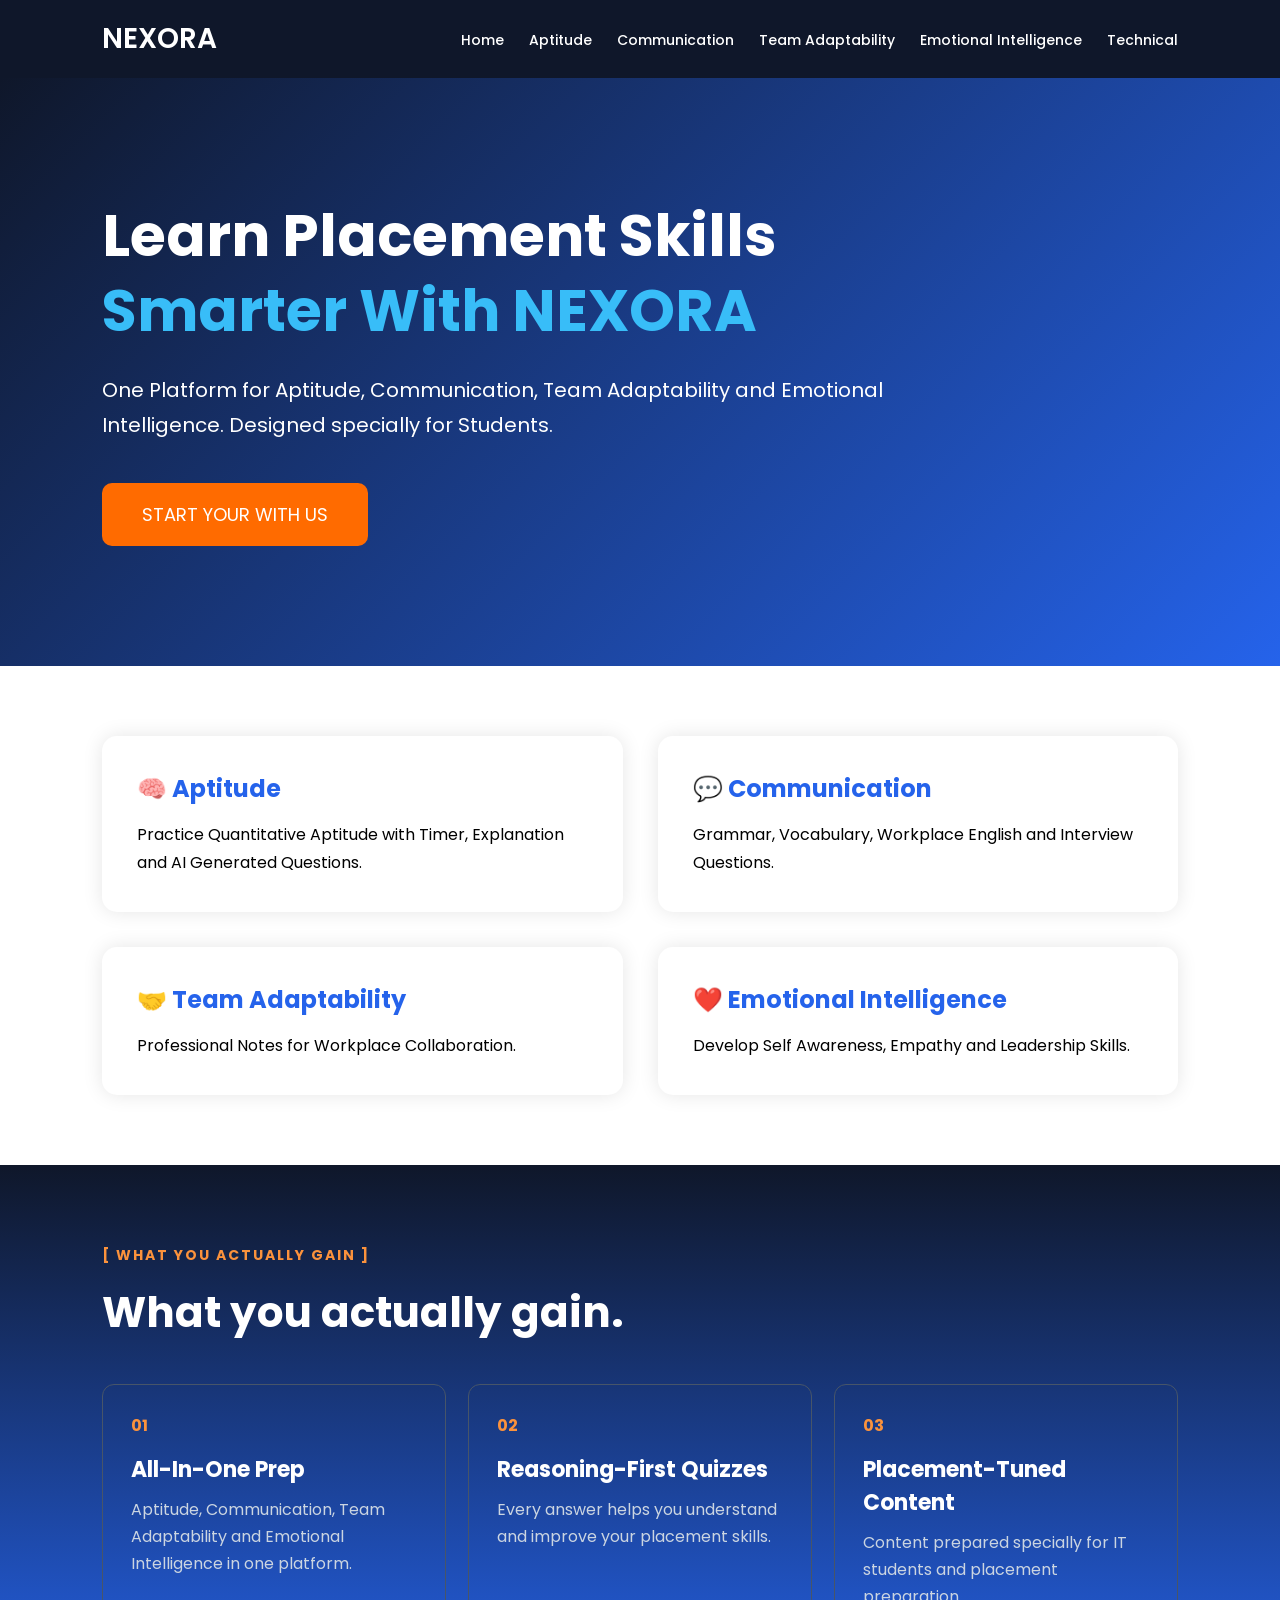
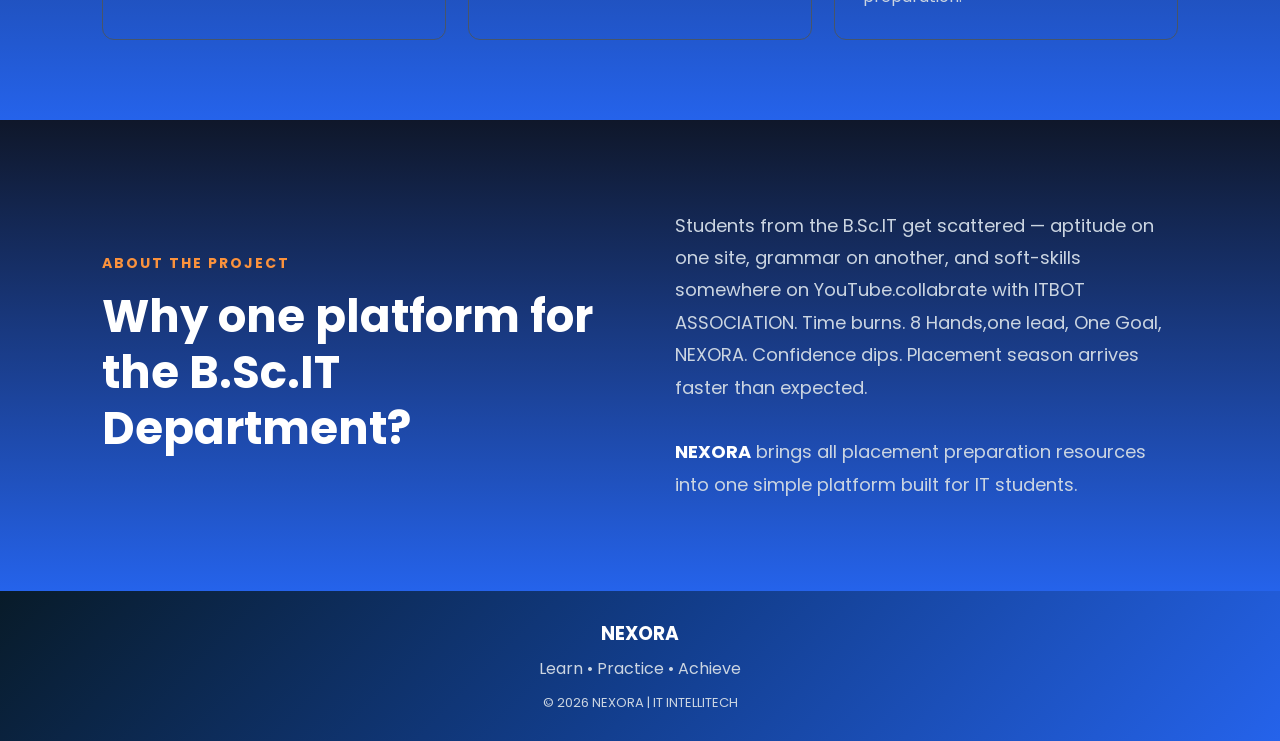
<file: index.html>
<!DOCTYPE html>
<html lang="en">
<head>
  <meta charset="UTF-8">
  <meta name="viewport" content="width=device-width, initial-scale=1.0">
  <title>NEXORA</title>

  <link href="https://fonts.googleapis.com/css2?family=Poppins:wght@300;400;500;600;700&display=swap" rel="stylesheet">

  <style>
    * {
      margin: 0;
      padding: 0;
      box-sizing: border-box;
      font-family: Poppins, sans-serif;
    }

    html {
      scroll-behavior: smooth;
    }

    body {
      background: #eef5ff;
    }

    /* Splash Screen */
    #splash {
      position: fixed;
      inset: 0;
      z-index: 9999;
      display: flex;
      flex-direction: column;
      justify-content: center;
      align-items: center;
      color: white;
      background: linear-gradient(135deg, #081b29, #123d8b, #2563eb);
      animation: splashHide 1s ease forwards;
      animation-delay: 1.5s;
    }

    .splash-logo {
      font-size: 64px;
      font-weight: 700;
      letter-spacing: 5px;
      animation: zoomIn 1s ease;
    }

    .splash-team {
      margin-top: 12px;
      color: #38bdf8;
      font-size: 23px;
      font-weight: 600;
      letter-spacing: 3px;
    }

    .splash-tagline {
      margin-top: 15px;
      font-size: 17px;
    }

    .loader {
      width: 180px;
      height: 5px;
      margin-top: 35px;
      overflow: hidden;
      border-radius: 10px;
      background: rgba(255, 255, 255, 0.3);
    }

    .loader::before {
      content: "";
      display: block;
      width: 180px;
      height: 5px;
      background: white;
      animation: loading 1.5s linear forwards;
    }

    @keyframes loading {
      from { transform: translateX(-180px); }
      to { transform: translateX(0); }
    }

    @keyframes splashHide {
      to {
        opacity: 0;
        visibility: hidden;
      }
    }

    @keyframes zoomIn {
      from {
        opacity: 0;
        transform: scale(0.5);
      }

      to {
        opacity: 1;
        transform: scale(1);
      }
    }

    /* Navbar */
    nav {
      display: flex;
      justify-content: space-between;
      align-items: center;
      padding: 18px 8%;
      background: #0f172a;
      position: sticky;
      top: 0;
      z-index: 1000;
    }

    nav ul {
      display: flex;
      list-style: none;
      gap: 25px;
    }

    nav ul li a {
      color: white;
      text-decoration: none;
      font-weight: 500;
      font-size: 14px;
    }

    nav ul li a:hover {
      color: #38bdf8;
    }

    /* Hero */
    .hero {
      display: flex;
      align-items: center;
      min-height: 570px;
      padding: 120px 8%;
      background: linear-gradient(135deg, #0f172a, #2563eb);
      color: white;
    }

    .left {
      width: 75%;
    }

    .left h1 {
      font-size: 58px;
      line-height: 75px;
    }

    .left span {
      color: #38bdf8;
    }

    .left p {
      margin-top: 25px;
      font-size: 20px;
      line-height: 35px;
    }

    .hero-btn {
      margin-top: 40px;
      padding: 18px 40px;
      font-size: 18px;
      border: none;
      border-radius: 10px;
      background: #ff6b00;
      color: white;
      cursor: pointer;
    }

    .hero-btn:hover {
      background: #e85d04;
    }

    /* Modules */
    .modules {
      display: grid;
      grid-template-columns: repeat(2, 1fr);
      gap: 35px;
      padding: 70px 8%;
      background: white;
    }

    .card {
      padding: 35px;
      border-radius: 15px;
      background: white;
      box-shadow: 0 0 20px rgba(0, 0, 0, 0.1);
      transition: 0.3s;
    }

    .card:hover {
      transform: translateY(-10px);
    }

    .card h2 {
      margin-bottom: 15px;
      color: #2563eb;
    }

    .card p {
      line-height: 28px;
    }

    /* Gain section */
    .benefits {
      padding: 80px 8%;
      background: linear-gradient( #0f172a, #2563eb);
      color: white;
    }

    .section-tag {
      margin-bottom: 15px;
      color: #fb923c;
      font-size: 14px;
      font-weight: bold;
      letter-spacing: 2px;
    }

    .section-title {
      margin-bottom: 40px;
      font-size: 42px;
    }

    .benefit-grid {
      display: grid;
      grid-template-columns: repeat(3, 1fr);
      gap: 22px;
    }

    .benefit-card {
      padding: 28px;
      border: 1px solid #475569;
      border-radius: 12px;
    }

    .benefit-card span {
      color: #fb923c;
      font-weight: bold;
    }

    .benefit-card h3 {
      margin: 15px 0 10px;
      font-size: 22px;
    }

    .benefit-card p {
      color: #cbd5e1;
      line-height: 1.7;
    }

    /* About section */
    .about {
      padding: 90px 8%;
      background:linear-gradient( #0f172a, #2563eb);
      color: white;
    }

    .about-content {
      display: grid;
      grid-template-columns: 1fr 1fr;
      gap: 70px;
      align-items: center;
    }

    .about h2 {
      font-size: 45px;
      line-height: 1.25;
    }

    .about-text {
      color: #cbd5e1;
      font-size: 18px;
      line-height: 1.8;
    }

    /* Footer */
    footer {
      padding: 28px;
      background:  linear-gradient(135deg, #081b29, #123d8b, #2563eb);
      color: #cbd5e1;
      text-align: center;
    }

    footer h3 {
      margin-bottom: 8px;
      color: white;
    }

    @media (max-width: 768px) {
      nav {
        flex-direction: column;
        gap: 15px;
      }

      nav ul {
        flex-wrap: wrap;
        justify-content: center;
        gap: 12px;
      }

      .left {
        width: 100%;
      }

      .left h1 {
        font-size: 38px;
        line-height: 52px;
      }

      .modules,
      .benefit-grid,
      .about-content {
        grid-template-columns: 1fr;
      }

      .section-title,
      .about h2 {
        font-size: 34px;
      }
    }
  </style>
</head>

<body>

  <!-- Splash -->
  <div id="splash">
    <h1 class="splash-logo">NEXORA</h1>
    <p class="splash-team">IT INTELLITECH</p>
    <p class="splash-tagline">Learn • Practice • Achieve</p>
    <div class="loader"></div>
  </div>

  <!-- Navbar -->
  <nav>
    <div style="font-size: 28px; font-weight: 600; color: white;">NEXORA</div>

    <ul>
      <li><a href="#home">Home</a></li>
      <li><a href="aptitude.html">Aptitude</a></li>
      <li><a href="communication.html">Communication</a></li>
      <li><a href="team adaptablity.html">Team Adaptability</a></li>
      <li><a href="emotional intelli.html">Emotional Intelligence</a></li>
      <li><a href="tech.html">Technical</a></li>
    </ul>
  </nav>

  <!-- Home page -->
  <section class="hero" id="home">
    <div class="left">
      <h1>
        Learn Placement Skills
        <span>Smarter With NEXORA</span>
      </h1>

      <p>
        One Platform for Aptitude, Communication, Team Adaptability and
        Emotional Intelligence. Designed specially for Students.
      </p>

      <button class="hero-btn">START YOUR WITH US</button>
    </div>
  </section>

  <!-- Modules -->
  <section class="modules">
    <div class="card">
      <h2>🧠 Aptitude</h2>
      <p>Practice Quantitative Aptitude with Timer, Explanation and AI Generated Questions.</p>
    </div>

    <div class="card">
      <h2>💬 Communication</h2>
      <p>Grammar, Vocabulary, Workplace English and Interview Questions.</p>
    </div>

    <div class="card">
      <h2>🤝 Team Adaptability</h2>
      <p>Professional Notes for Workplace Collaboration.</p>
    </div>

    <div class="card">
      <h2>❤️ Emotional Intelligence</h2>
      <p>Develop Self Awareness, Empathy and Leadership Skills.</p>
    </div>
  </section>

  <!-- Gain section -->
  <section class="benefits">
    <p class="section-tag">[ WHAT YOU ACTUALLY GAIN ]</p>
    <h2 class="section-title">What you actually gain.</h2>

    <div class="benefit-grid">
      <div class="benefit-card">
        <span>01</span>
        <h3>All-In-One Prep</h3>
        <p>Aptitude, Communication, Team Adaptability and Emotional Intelligence in one platform.</p>
      </div>

      <div class="benefit-card">
        <span>02</span>
        <h3>Reasoning-First Quizzes</h3>
        <p>Every answer helps you understand and improve your placement skills.</p>
      </div>

      <div class="benefit-card">
        <span>03</span>
        <h3>Placement-Tuned Content</h3>
        <p>Content prepared specially for IT students and placement preparation.</p>
      </div>
    </div>
  </section>

  <!-- About section -->
  <section class="about">
    <div class="about-content">
      <div>
        <p class="section-tag"> ABOUT THE PROJECT </p>
        <h2>Why one platform for the B.Sc.IT Department?</h2>
      </div>

      <div class="about-text">
        <p>
          Students from the B.Sc.IT get scattered — aptitude on one site,
          grammar on another, and soft-skills somewhere on YouTube.collabrate with ITBOT ASSOCIATION. Time burns.
          8 Hands,one lead, One Goal, NEXORA. Confidence dips. Placement season arrives faster than expected.
        </p>

        <br>

        <p>
          <strong style="color:white;">NEXORA</strong> brings all placement
          preparation resources into one simple platform built for IT students.
        </p>
      </div>
    </div>
  </section>

  <!-- Footer -->
  <footer>
    <h3>NEXORA</h3>
    <p>Learn • Practice • Achieve</p>
    <p style="font-size: 13px; margin-top: 12px;">
      © 2026 NEXORA | IT INTELLITECH
    </p>
  </footer>

</body>
</html>
</file>
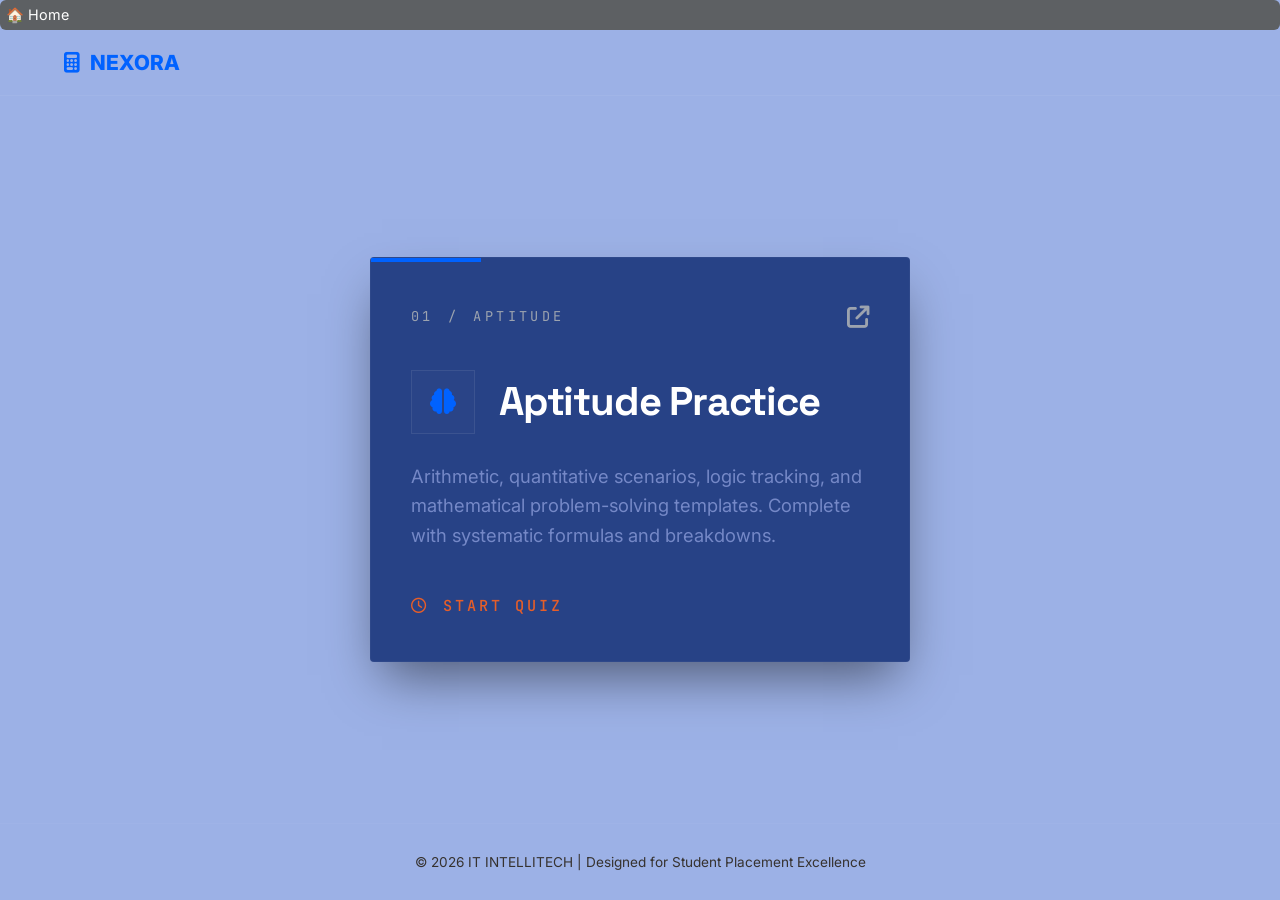
<file: aptitude.html>
<!DOCTYPE html>
<html lang="en">
<head>
    <meta charset="UTF-8">
    <meta name="viewport" content="width=device-width, initial-scale=1.0">
    <title>Aptitude Skills - AI Practice & Quiz</title>
    <link rel="stylesheet" href="https://cdnjs.cloudflare.com/ajax/libs/font-awesome/6.4.0/css/all.min.css">
    <link rel="preconnect" href="https://fonts.googleapis.com">
    <link rel="preconnect" href="https://fonts.gstatic.com" crossorigin>
    <link href="https://fonts.googleapis.com/css2?family=Inter:wght@300;400;600;700;800&family=Space+Grotesk:wght@500;700&family=JetBrains+Mono:wght@400;500&display=swap" rel="stylesheet">
    <a href="IT home.html" class="home-btn">
    🏠 Home
</a>

    <style>
        :root {
            --primary: #0062ff;
            --primary-dark: #e08727;
            --bg-dark: #9cb1e6;
            --card-bg: #2956b8;
            --text-muted: #36322f;
            --text-light: #9ca3af;
        }
        


        * {
            margin: 0;
            padding: 0;
            box-sizing: border-box;
            font-family: 'Inter', sans-serif;
        }
.home-btn {
    text-decoration: none;
    background: #5d6063;
    color: white; /* font color */
    padding: 6px 6px; /* padding size reduce */
    border-radius: 6px;
    border: 0px solid rgba(173, 171, 171, 0.1);
    font-size: 0.9rem; /* reduce size*/
    font-weight: 400;
}

.home-btn:hover {
    background: #4d4f52;
}
        body {
            background-color: var(--bg-dark);
            color: #ffffff;
            min-height: 100vh;
            display: flex;
            flex-direction: column;
            justify-content: space-between;
        }

        header {
            padding: 20px 5%;
            display: flex;
            justify-content: space-between;
            align-items: center;
            border-bottom: 1px solid rgba(255, 255, 255, 0.05);
        }

        .logo {
            font-weight: 800;
            font-size: 1.3rem;
            color: var(--primary);
            display: flex;
            align-items: center;
            gap: 10px;
        }

        .main-container {
            flex-grow: 1;
            display: flex;
            justify-content: center;
            align-items: center;
            padding: 40px 20px;
        }

        .premium-card {
            background-color: #274286;
            width: 100%;
            max-width: 540px;
            border-radius: 4px;
            padding: 45px 40px;
            position: relative;
            box-shadow: 0 25px 50px -12px rgba(0, 0, 0, 0.5);
            border: 1px solid rgba(255, 255, 255, 0.03);
        }

        .premium-card::before {
            content: '';
            position: absolute;
            top: 0;
            left: 0;
            width: 110px;
            height: 4px;
            background-color: #0062ff;
        }

        .card-header-row {
            display: flex;
            justify-content: space-between;
            align-items: center;
            margin-bottom: 40px;
        }

        .quiz-meta {
            font-family: 'JetBrains Mono', monospace;
            font-size: 0.85rem;
            letter-spacing: 0.25em;
            color: var(--text-light);
            word-spacing: 0.2em;
        }

        .diagonal-arrow {
            color: var(--text-light);
            font-size: 1.4rem;
            text-decoration: none;
            transition: transform 0.2s ease;
        }

        .premium-card:hover .diagonal-arrow {
            transform: translate(3px, -3px);
            color: #ffffff;
        }

        .card-body-title {
            display: flex;
            align-items: center;
            gap: 24px;
            margin-bottom: 28px;
        }

        .icon-box-wrapper {
            border: 1px solid rgba(255, 255, 255, 0.08);
            width: 64px;
            height: 64px;
            display: flex;
            align-items: center;
            justify-content: center;
            background: rgba(255, 255, 255, 0.01);
        }

        .icon-speech-bubble {
            color: #0062ff;
            font-size: 1.6rem;
        }

        .card-main-heading {
            font-family: 'Space Grotesk', sans-serif;
            font-size: 2.5rem;
            font-weight: 700;
            letter-spacing: -0.03em;
            color: #ffffff;
        }

        .card-description-text {
            color: #8fa0dd;
            font-size: 1.15rem;
            line-height: 1.6;
            font-weight: 400;
            opacity: 0.75;
            margin-bottom: 45px;
        }

        .start-quiz-trigger-btn {
            background: none;
            border: none;
            display: inline-flex;
            align-items: center;
            gap: 14px;
            font-family: 'JetBrains Mono', monospace;
            color: #e65e29;
            font-size: 0.95rem;
            letter-spacing: 0.2em;
            font-weight: 500;
            cursor: pointer;
            text-transform: uppercase;
            padding: 0;
            transition: color 0.2s ease;
        }

        .start-quiz-trigger-btn:hover {
            color: #3b82f6;
        }

        .quiz-box-wrapper {
            background-color: #05070c;
            padding: 35px;
            border-radius: 8px;
            width: 100%;
            max-width: 500px;
            text-align: center;
            border: 1px solid rgba(0, 98, 255, 0.3);
            box-shadow: 0 0 30px rgba(0, 98, 255, 0.15);
        }

        .quiz-box-wrapper h2 {
            font-family: 'Space Grotesk', sans-serif;
            font-size: 22px;
            color: #ffffff;
            margin-bottom: 15px;
        }

        .quiz-box-wrapper label { display: block; margin-top: 15px; font-size: 13px; color: var(--text-light); text-align: left; }
        
        .quiz-box-wrapper select, .quiz-box-wrapper button {
            width: 100%;
            padding: 12px;
            margin: 10px 0;
            background-color: #111827;
            color: white;
            border: 1px solid rgba(255, 255, 255, 0.1);
            border-radius: 6px;
            font-size: 15px;
            cursor: pointer;
        }

        .quiz-box-wrapper button {
            background-color: var(--primary);
            font-weight: 600;
            border: none;
            margin-top: 20px;
        }
        .quiz-box-wrapper button:hover { background-color: var(--primary-dark); }

        .hidden { display: none !important; }
        .options-container { display: flex; flex-direction: column; gap: 12px; margin-top: 25px; }
        
        .option-btn {
            background-color: #111827 !important;
            text-align: left !important;
            border: 1px solid rgba(255, 255, 255, 0.08) !important;
            line-height: 1.5;
            padding: 14px 18px !important;
            border-radius: 6px !important;
            color: #d1d5db !important;
        }

        .option-btn:hover { border-color: var(--primary) !important; background-color: #1f2937 !important; color: #ffffff !important; }
        #timer { font-size: 18px; color: #3b3a3a; font-family: 'JetBrains Mono', monospace; }
        .score-tracker { font-size: 14px; color: var(--primary); font-weight: bold; }
        #question-text { font-size: 1.1rem; margin-top: 15px; line-height: 1.5; text-align: left; color: #f3f4f6; }
        #final-marks { color: #34d399; font-size: 48px; margin: 10px 0; font-family: 'Space Grotesk', sans-serif; }

        footer { text-align: center; padding: 30px 20px; color: var(--text-muted); font-size: 0.85rem; border-top: 1px solid rgba(255, 255, 255, 0.03); }
    </style>
</head>
<body>

    <header>
        <div class="logo"><i class="fa-solid fa-calculator"></i> NEXORA </div>
    </header>

    <div class="main-container">
        <div class="premium-card" id="landing-card">
            <div class="card-header-row">
                <div class="quiz-meta">01 / APTITUDE</div>
                <a href="javascript:void(0)" class="diagonal-arrow" onclick="revealConfigOptions()"><i class="fa-solid fa-arrow-up-right-from-square"></i></a>
            </div>
            
            <div class="card-body-title">
                <div class="icon-box-wrapper">
                    <i class="fa-solid fa-brain icon-speech-bubble"></i>
                </div>
                <h1 class="card-main-heading">Aptitude Practice</h1>
            </div>

            <p class="card-description-text">
                Arithmetic, quantitative scenarios, logic tracking, and mathematical problem-solving templates. Complete with systematic formulas and breakdowns.
            </p>

            <button class="start-quiz-trigger-btn" onclick="revealConfigOptions()">
                <i class="fa-regular fa-clock"></i> Start Quiz
            </button>
        </div>

        <div class="quiz-box-wrapper hidden" id="quiz-config-panel">
            <div id="page1">
                <h2>Configure Assessment</h2>
                <label for="qCount">Select Total Questions:</label>
                <select id="qCount">
                    <option value="10">10 Questions</option>
                    <option value="20">20 Questions</option>
                    <option value="30">30 Questions</option>
                </select>
                
                <label for="timerVal">Time Interval Per Limit:</label>
                <select id="timerVal">
                    <option value="30">30 Seconds</option>
                    <option value="45">45 Seconds</option>
                    <option value="60">60 Seconds</option>
                </select>
                <button onclick="startQuiz()">Start Practice</button>
            </div>

            <div id="page2" class="hidden">
                <div style="display: flex; justify-content: space-between; align-items: center; margin-bottom: 10px;">
                    <span id="progress" style="color: var(--text-light); font-size: 13px;">Question 1</span>
                    <span id="live-score" class="score-tracker">Marks: 0</span>
                    <span id="timer">30s</span>
                </div>
                <hr style="border: 0; height: 1px; background: rgba(255,255,255,0.08); margin-bottom: 15px;">
                <h3 id="question-text">Assembling customized arithmetic matrices...</h3>
                <div class="options-container" id="options"></div>
            </div>

            <div id="page3" class="hidden">
                <h2>Session Complete</h2>
                <hr style="border: 0; height: 1px; background: rgba(255,255,255,0.08); margin: 20px 0;">
                <h1 id="final-marks">0/0</h1>
                <h3 id="final-percentage" style="color: var(--text-light); font-weight: 400; margin-bottom: 10px;">Percentage: 0%</h3>
                <p id="performance-feedback" style="font-style: italic; color: #9ca3af; font-size: 14px; line-height: 1.5;"></p>
                <button onclick="retryQuiz()" style="background-color: transparent; border: 1px solid rgba(255,255,255,0.2); color: white;">Run Alternative Match 🔄</button>
            </div>
        </div>
    </div>

    <footer>
        <p>&copy; 2026 IT INTELLITECH | Designed for Student Placement Excellence</p>
    </footer>

    <script>
        let totalQuestionsSelected = 0;
        let currentIdx = 0;
        let score = 0;
        let currentQuestionObject = null;
        let timerInterval;
        let timeLeft = 0;

        function revealConfigOptions() {
            document.getElementById('landing-card').classList.add('hidden');
            document.getElementById('quiz-config-panel').classList.remove('hidden');
        }

        function startQuiz() {
            totalQuestionsSelected = parseInt(document.getElementById('qCount').value);
            timeLeft = parseInt(document.getElementById('timerVal').value);
            document.getElementById('page1').classList.add('hidden');
            document.getElementById('page2').classList.remove('hidden');

            currentIdx = 0;
            score = 0;
            generateAndShowQuestion();
        }

        // ALGORITHMIC APTITUDE QUESTION ENGINE GENERATOR
        function generateAlgorithmicAptitude() {
            const types = ['profit', 'work', 'speed', 'percentage', 'average', 'ratio'];
            const chosenType = types[Math.floor(Math.random() * types.length)];
            
            let questionText = "";
            let correctValue = 0;
            let explanation = "";
            let badOptions = [];

            switch(chosenType) {
                case 'profit': {
                    let costPrice = (Math.floor(Math.random() * 15) + 1) * 100; // 100 to 1500
                    let profitPercent = (Math.floor(Math.random() * 5) + 1) * 5; // 5% to 25%
                    correctValue = costPrice + (costPrice * profitPercent / 100);
                    
                    questionText = `A retailer purchases a premium operational toolset for $${costPrice}. If they intend to sell it making a clean profit margin of exactly ${profitPercent}%, what must the final retail Selling Price (SP) be?`;
                    explanation = `Formula: SP = CP * (1 + Profit%/100). Calculation: ${costPrice} * (1 + ${profitPercent}/100) = $${correctValue}.`;
                    
                    badOptions = [
                        costPrice + (costPrice * (profitPercent + 5) / 100),
                        costPrice + (costPrice * (profitPercent - 2) / 100),
                        costPrice - (costPrice * profitPercent / 100)
                    ];
                    break;
                }
                case 'work': {
                    let daysA = (Math.floor(Math.random() * 5) + 2) * 2; // Even days 4 to 12
                    let daysB = daysA * 2; // B takes double time
                    correctValue = parseFloat(((daysA * daysB) / (daysA + daysB)).toFixed(2));
                    
                    questionText = `System Engineer A can construct a specific architectural microservice stack in ${daysA} days, while Developer B takes ${daysB} days to deploy the exact same stack. Working together simultaneously, how many days will it take them to launch the microservice?`;
                    explanation = `Formula: (A * B) / (A + B). Calculation: (${daysA} * ${daysB}) / (${daysA} + ${daysB}) = ${correctValue} days.`;
                    
                    badOptions = [
                        parseFloat((correctValue + 1.25).toFixed(2)),
                        parseFloat((correctValue - 0.5).toFixed(2)),
                        parseFloat(((daysA + daysB) / 2).toFixed(2))
                    ];
                    break;
                }
                case 'speed': {
                    let speedKmh = (Math.floor(Math.random() * 6) + 4) * 18; // Multiples of 18 for easy conversion
                    let timeSec = (Math.floor(Math.random() * 4) + 2) * 5;  // 10 to 25 seconds
                    let speedMps = speedKmh * (5/18);
                    correctValue = speedMps * timeSec;
                    
                    questionText = `An automated enterprise data drone crosses a synchronized routing bridge corridor at a static speed of ${speedKmh} km/hr. If it takes precisely ${timeSec} seconds to clear the bridge completely, what is the length of the bridge corridor in meters?`;
                    explanation = `Convert speed to m/s: ${speedKmh} * (5/18) = ${speedMps} m/s. Distance = Speed * Time = ${speedMps} * ${timeSec} = ${correctValue} meters.`;
                    
                    badOptions = [
                        correctValue + 50,
                        correctValue - 35,
                        speedKmh * timeSec
                    ];
                    break;
                }
                case 'percentage': {
                    let totalApplicants = (Math.floor(Math.random() * 10) + 5) * 200; // 1000 to 2800
                    let passPercent = (Math.floor(Math.random() * 4) + 1) * 15; // 15% to 60%
                    correctValue = (totalApplicants * passPercent) / 100;
                    
                    questionText = `In a nationwide technological placement examination, a total of ${totalApplicants} candidates registered. If only ${passPercent}% of the applicants cleared the foundational criteria cut-off matrix, compute the precise count of candidates who successfully cleared.`;
                    explanation = `Calculation: (${passPercent} / 100) * ${totalApplicants} = ${correctValue} candidates.`;
                    
                    badOptions = [
                        correctValue + 120,
                        correctValue - 80,
                        totalApplicants - correctValue
                    ];
                    break;
                }
                case 'average': {
                    let itemsCount = 4;
                    let baseNum = (Math.floor(Math.random() * 5) + 7) * 10; // 70 to 110
                    let n1 = baseNum - 12, n2 = baseNum + 8, n3 = baseNum - 4, n4 = baseNum + 8;
                    correctValue = (n1 + n2 + n3 + n4) / itemsCount;
                    
                    questionText = `A DevOps pipeline logs system diagnostic response latency rates across four sequential server clusters at ${n1}ms, ${n2}ms, ${n3}ms, and ${n4}ms respectively. Calculate the exact structural Average latency metric of the system grid.`;
                    explanation = `Sum of all items / total items count. Calculation: (${n1} + ${n2} + ${n3} + ${n4}) / 4 = ${correctValue}ms.`;
                    
                    badOptions = [
                        correctValue + 4,
                        correctValue - 2.5,
                        baseNum
                    ];
                    break;
                }
                case 'ratio': {
                    let commonFactor = Math.floor(Math.random() * 15) + 10; // 10 to 24
                    let r1 = 3, r2 = 5;
                    let totalVolume = (r1 + r2) * commonFactor;
                    correctValue = r2 * commonFactor; // computing part for 5
                    
                    questionText = `An algorithmic resource compiler divides a partition processing volume of ${totalVolume} GB into two critical processing channels structured in a definitive mathematical ratio configuration of ${r1}:${r2}. What is the exact capacity allocated to the larger secondary channel?`;
                    explanation = `Sum of parts = ${r1} + ${r2} = ${r1+r2}. Value per ratio component = ${totalVolume} / ${r1+r2} = ${commonFactor}. Larger share = ${r2} * ${commonFactor} = ${correctValue} GB.`;
                    
                    badOptions = [
                        r1 * commonFactor,
                        totalVolume - commonFactor,
                        correctValue + commonFactor
                    ];
                    break;
                }
            }

            // Map variables to string options format safely
            let formattedBads = badOptions.map(val => String(val));
            let formattedAns = String(correctValue);

            return {
                question: questionText,
                answer: formattedAns,
                bads: formattedBads,
                reason: explanation
            };
        }

        function generateAndShowQuestion() {
            if (currentIdx >= totalQuestionsSelected) {
                finishQuiz();
                return;
            }

            const scenario = generateAlgorithmicAptitude();

            document.getElementById('live-score').innerText = `Marks: ${score}`;
            document.getElementById('progress').innerText = `Question ${currentIdx + 1} of ${totalQuestionsSelected}`;

            const rightAns = scenario.answer;
            let choices = [rightAns, ...scenario.bads];
            
            // Randomize array order
            choices.sort(() => Math.random() - 0.5);

            currentQuestionObject = {
                question: scenario.question,
                options: choices,
                answer: rightAns,
                reason: scenario.reason
            };

            document.getElementById('question-text').innerText = scenario.question;
            const optionsDiv = document.getElementById('options');
            optionsDiv.innerHTML = '';
            
            choices.forEach(opt => {
                const btn = document.createElement('button');
                btn.className = 'option-btn';
                btn.innerText = opt;
                btn.onclick = () => handleAnswer(opt === rightAns);
                optionsDiv.appendChild(btn);
            });

            resetTimer();
        }

        function resetTimer() {
            clearInterval(timerInterval);
            let time = timeLeft;
            document.getElementById('timer').innerText = time + "s";

            timerInterval = setInterval(() => {
                time--;
                document.getElementById('timer').innerText = time + "s";
                if(time <= 0) {
                    clearInterval(timerInterval);
                    alert("Out of time! ❌\n\nCorrect Option: " + currentQuestionObject.answer + "\n\nBreakdown: " + currentQuestionObject.reason);
                    handleAnswer(false, true);
                }
            }, 1000);
        }

        function handleAnswer(isCorrect, isTimeout = false) {
            clearInterval(timerInterval);
            if (!isTimeout) {
                if (isCorrect) {
                    score++;
                    alert("Correct Solution! +1 Mark 🎉\n\nBreakdown: " + currentQuestionObject.reason);
                } else {
                    alert("Incorrect Solution! ❌\n\nThe Correct value is: " + currentQuestionObject.answer + "\n\nBreakdown: " + currentQuestionObject.reason);
                }
            }
            currentIdx++;
            generateAndShowQuestion();
        }

        function finishQuiz() {
            clearInterval(timerInterval);
            document.getElementById('page2').classList.add('hidden');
            document.getElementById('page3').classList.remove('hidden');
            document.getElementById('final-marks').innerText = `${score} / ${totalQuestionsSelected}`;
            
            const percentage = Math.round((score / totalQuestionsSelected) * 100);
            document.getElementById('final-percentage').innerText = `Percentage: ${percentage}%`;

            let feedback = "";
            if (percentage >= 80) feedback = "Exceptional logical velocity! Your computational runtime performance metrics are top-tier! 🌟";
            else if (percentage >= 50) feedback = "Solid validation score! Standard analytical clearance achieved successfully. 👍";
            else feedback = "Review mathematical breakdown execution paths to refine logic parameters. 📚";
            
            document.getElementById('performance-feedback').innerText = feedback;
        }

        function retryQuiz() {
            document.getElementById('page3').classList.add('hidden');
            document.getElementById('page1').classList.remove('hidden');
        }
    </script>
</body>
</html>
</file>
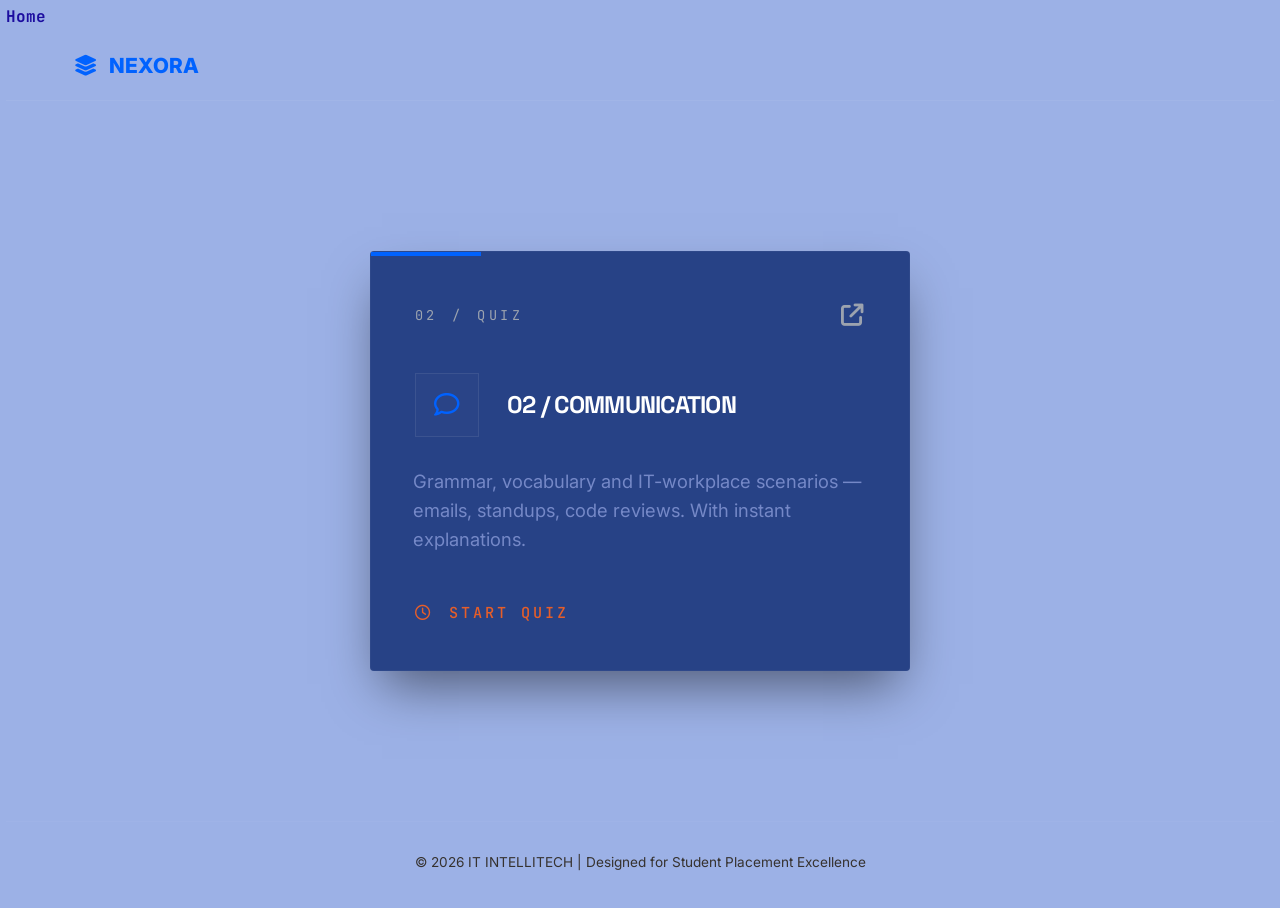
<file: communication.html>
<!DOCTYPE html>
<html lang="en">
<head>
    <meta charset="UTF-8">
    <meta name="viewport" content="width=device-width, initial-scale=1.0">
    <title>Communication Skills - AI Practice & Quiz</title>
    <link rel="stylesheet" href="https://cdnjs.cloudflare.com/ajax/libs/font-awesome/6.4.0/css/all.min.css">
    <link rel="preconnect" href="https://fonts.googleapis.com">
    <link rel="preconnect" href="https://fonts.gstatic.com" crossorigin>
    <link href="https://fonts.googleapis.com/css2?family=Inter:wght@300;400;600;700;800&family=Space+Grotesk:wght@500;700&family=JetBrains+Mono:wght@400;500&display=swap" rel="stylesheet">
    <a href="IT home.html" class="home-btn">
     Home
</a>
    <style>
        :root {
            --primary: #0062ff;
            --primary-dark: #0046b8;
            --bg-dark: #9cb1e6;
            --card-bg: #2956b8;
            --text-muted: #36322f;
            --text-light: #9ca3af;

        }

        * {
            margin: 2px;
            padding: 0;
            box-sizing: border-box;
            font-family: 'Inter', sans-serif;
        }
.home-btn{
    font-family: 'JetBrains Mono', monospace;
    text-decoration:none;
    color:rgb(28, 13, 159);
    font-weight:bold;
      
}

.home-btn:hover{
    background:#30363c;
}
        body {
            background-color: var(--bg-dark);
            color: #ffffff;
            min-height: 100vh;
            display: flex;
            flex-direction: column;
            justify-content: space-between;
        }

        header {
            padding: 20px 5%;
            display: flex;
            justify-content: space-between;
            align-items: center;
            border-bottom: 1px solid rgba(255, 255, 255, 0.05);
        }

        .logo {
            font-weight: 800;
            font-size: 1.3rem;
            color: var(--primary);
            display: flex;
            align-items: center;
            gap: 10px;
        }

        /* PREMIUM APP CARD DESIGN FROM 1000064500.JPG */
        .main-container {
            flex-grow: 1;
            display: flex;
            justify-content: center;
            align-items: center;
            padding: 40px 20px;
        }

        .premium-card {
            background-color: #274286;
            width: 100%;
            max-width: 540px;
            border-radius: 4px;
            padding: 45px 40px;
            position: relative;
            box-shadow: 0 25px 50px -12px rgba(0, 0, 0, 0.5);
            border: 1px solid rgba(255, 255, 255, 0.03);
        }

        /* Accent top blue indicator line */
        .premium-card::before {
            content: '';
            position: absolute;
            top: 0;
            left: 0;
            width: 110px;
            height: 4px;
            background-color: #0062ff;
        }

        .card-header-row {
            display: flex;
            justify-content: space-between;
            align-items: center;
            margin-bottom: 40px;
        }

        .quiz-meta {
            font-family: 'JetBrains Mono', monospace;
            font-size: 0.85rem;
            letter-spacing: 0.25em;
            color: var(--text-light);
            word-spacing: 0.2em;
        }

        .diagonal-arrow {
            color: var(--text-light);
            font-size: 1.4rem;
            text-decoration: none;
            transition: transform 0.2s ease;
        }

        .premium-card:hover .diagonal-arrow {
            transform: translate(3px, -3px);
            color: #ffffff;
        }

        .card-body-title {
            display: flex;
            align-items: center;
            gap: 24px;
            margin-bottom: 28px;
        }

        .icon-box-wrapper {
            border: 1px solid rgba(255, 255, 255, 0.08);
            width: 64px;
            height: 64px;
            display: flex;
            align-items: center;
            justify-content: center;
            background: rgba(255, 255, 255, 0.01);
        }

        .icon-speech-bubble {
            color: #0062ff;
            font-size: 1.6rem;
        }

        .card-main-heading {
            font-family: 'Space Grotesk', sans-serif;
            font-size: 1.5rem;
            font-weight: 700;
            letter-spacing: -0.03em;
            color: #ffffff;
        }

        .card-description-text {
            color: #8fa0dd;
            font-size: 1.15rem;
            line-height: 1.6;
            font-weight: 400;
            opacity: 0.75;
            margin-bottom: 45px;
        }

        .start-quiz-trigger-btn {
            background: none;
            border: none;
            display: inline-flex;
            align-items: center;
            gap: 14px;
            font-family: 'JetBrains Mono', monospace;
            color: #e65e29;

            font-size: 0.95rem;
            letter-spacing: 0.2em;
            font-weight: 500;
            cursor: pointer;
            text-transform: uppercase;
            padding: 0;
            transition: color 0.2s ease;
        }

        .start-quiz-trigger-btn:hover {
            color: #3b82f6;
        }

        /* INTERACTIVE CONFIGURATION FORM POPUP */
        .quiz-box-wrapper {
            background-color: #05070c;
            padding: 35px;
            border-radius: 8px;
            width: 100%;
            max-width: 500px;
            text-align: center;
            border: 1px solid rgba(0, 98, 255, 0.3);
            box-shadow: 0 0 30px rgba(0, 98, 255, 0.15);
        }

        .quiz-box-wrapper h2 {
            font-family: 'Space Grotesk', sans-serif;
            font-size: 22px;
            color: #ffffff;
            margin-bottom: 15px;
        }

        .quiz-box-wrapper label { display: block; margin-top: 15px; font-size: 13px; color: var(--text-light); text-align: left; }
        
        .quiz-box-wrapper select, .quiz-box-wrapper button {
            width: 100%;
            padding: 12px;
            margin: 10px 0;
            background-color: #111827;
            color: white;
            border: 1px solid rgba(255, 255, 255, 0.1);
            border-radius: 6px;
            font-size: 15px;
            cursor: pointer;
        }

        .quiz-box-wrapper button {
            background-color: var(--primary);
            font-weight: 600;
            border: none;
            margin-top: 20px;
        }
        .quiz-box-wrapper button:hover { background-color: var(--primary-dark); }

        .hidden { display: none !important; }
        .options-container { display: flex; flex-direction: column; gap: 12px; margin-top: 25px; }
        
        .option-btn {
            background-color: #111827 !important;
            text-align: left !important;
            border: 1px solid rgba(255, 255, 255, 0.08) !important;
            line-height: 1.5;
            padding: 14px 18px !important;
            border-radius: 6px !important;
            color: #d1d5db !important;
        }

        .option-btn:hover { border-color: var(--primary) !important; background-color: #1f2937 !important; color: #ffffff !important; }
        #timer { font-size: 18px; color: #ef4444; font-family: 'JetBrains Mono', monospace; }
        .score-tracker { font-size: 14px; color: var(--primary); font-weight: bold; }
        #question-text { font-size: 1.1rem; margin-top: 15px; line-height: 1.5; text-align: left; color: #f3f4f6; }
        #final-marks { color: #34d399; font-size: 48px; margin: 10px 0; font-family: 'Space Grotesk', sans-serif; }

        footer { text-align: center; padding: 30px 20px; color: var(--text-muted); font-size: 0.85rem; border-top: 1px solid rgba(255, 255, 255, 0.03); }
    </style>
</head>
<body>

    <header>
        <div class="logo"><i class="fa-solid fa-layer-group"></i> NEXORA </div>
    </header>

    <div class="main-container">
        <!-- RENDER INTRO LANDING CARD INSPIRED BY 1000064500.JPG -->
        <div class="premium-card" id="landing-card">
            <div class="card-header-row">
                <div class="quiz-meta">02 / QUIZ</div>
                <a href="javascript:void(0)" class="diagonal-arrow" onclick="revealConfigOptions()"><i class="fa-solid fa-arrow-up-right-from-square"></i></a>
            </div>
            
            <div class="card-body-title">
                <div class="icon-box-wrapper">
                    <i class="fa-regular fa-comment icon-speech-bubble"></i>
                </div>
                <h1 class="card-main-heading">02 / COMMUNICATION</h1>
            </div>

            <p class="card-description-text">
                Grammar, vocabulary and IT-workplace scenarios — emails, standups, code reviews. With instant explanations.
            </p>

            <button class="start-quiz-trigger-btn" onclick="revealConfigOptions()">
                <i class="fa-regular fa-clock"></i> Start Quiz
            </button>
        </div>

        <!-- MERGED INTERACTIVE RUNTIME APP -->
        <div class="quiz-box-wrapper hidden" id="quiz-config-panel">
            <div id="page1">
                <h2>Configure Assessment</h2>
                <label for="qCount">Select Total Scenarios:</label>
                <select id="qCount">
                    <option value="10">10 Questions</option>
                    <option value="20">20 Questions</option>
                    <option value="30">30 Questions</option>
                </select>
                
                <label for="timerVal">Time Interval Per Limit:</label>
                <select id="timerVal">
                    <option value="30">30 Seconds</option>
                    <option value="45">45 Seconds</option>
                    <option value="60">60 Seconds</option>
                </select>
                <button onclick="startQuiz()">Start Practice now</button>
            </div>

            <div id="page2" class="hidden">
                <div style="display: flex; justify-content: space-between; align-items: center; margin-bottom: 10px;">
                    <span id="progress" style="color: var(--text-light); font-size: 13px;">Question 1</span>
                    <span id="live-score" class="score-tracker">Marks: 0</span>
                    <span id="timer">30s</span>
                </div>
                <hr style="border: 0; height: 1px; background: rgba(255,255,255,0.08); margin-bottom: 15px;">
                <h3 id="question-text">Building custom workspace vectors...</h3>
                <div class="options-container" id="options"></div>
            </div>

            <div id="page3" class="hidden">
                <h2>Session Complete</h2>
                <hr style="border: 0; height: 1px; background: rgba(255,255,255,0.08); margin: 20px 0;">
                <h1 id="final-marks">0/0</h1>
                <h3 id="final-percentage" style="color: var(--text-light); font-weight: 400; margin-bottom: 10px;">Percentage: 0%</h3>
                <p id="performance-feedback" style="font-style: italic; color: #9ca3af; font-size: 14px; line-height: 1.5;"></p>
                <button onclick="retryQuiz()" style="background-color: transparent; border: 1px solid rgba(255,255,255,0.2); color: white;">Run Alternative Match 🔄</button>
            </div>
        </div>
    </div>

    <footer>
        <p>&copy; 2026 IT INTELLITECH | Designed for Student Placement Excellence </p>
    </footer>

    <script>
        const people = ["Your manager", "Your coworker", "Your client", "Your professor", "Your group member", "Your mentor", "The technical lead"];
        const places = ["during a critical sprint review", "in the conference room", "over a project coordination call", "at the cafeteria", "during a formal code evaluation"];

        const datasets = [
            { id: "c1", text: "shouts using ALL CAPITAL LETTERS in a public channel", fix: "Ask them nicely to jump on a quick sync call using quiet, regular speaking tones", reason: "De-escalating public structural text blocks to an unhurried vocal call mitigates conflict vectors.", bads: ["Reply using larger bold capitals to show absolute dominance", "Block them completely and notify HR without warning", "Pretend you didn't notice"] },
            { id: "c2", text: "speaks at double speed using heavy local slang expressions", fix: "Politely step in and ask if they can clarify key goals sequentially using basic terminology", reason: "Slowing down vocal speed keeps semantic operational data accurate.", bads: ["Nod and smile while guessing what their delivery meant", "Loudly mimic their slang expressions to build cheap alignment", "Walk away immediately mid-sentence"] },
            { id: "c3", text: "whispers so softly that you can barely register their words", fix: "Acknowledge their effort and say: 'I want to catch all of this, could you speak a bit louder?'", reason: "Ensuring an audible acoustic volume is essential for standard information processing loops.", bads: ["Nod randomly and invent their requirements on the fly", "Completely dismiss their updates to save time", "Start whispering back"] },
            { id: "c4", text: "deploys highly condescending and passive-aggressive tones", fix: "Maintain a flat, objective tone and calmly ask: 'Are there parts of our plan you want to adjust?'", reason: "Using a completely neutral, systematic tone isolates toxic inflections from actual operational needs.", bads: ["Unleash a sharper counter-sarcastic remark instantly", "Break into visible panic or emotional distress", "Ignore them and complain to other team members"] },
            { id: "c5", text: "constantly digresses from the main agenda item to tell personal anecdotes", fix: "Gently intervene: 'That's an interesting point, let's capture that separately and pivot back to our primary deliverable'", reason: "Healthy structural redirection blocks process drift while preserving coworker psychological safety.", bads: ["Interrupt with a hostile stop command", "Let them derail the session entirely for hours", "Suddenly stop replying"] },
            { id: "c6", text: "scrolls through their phone feed while you present key project updates", fix: "Pause briefly to gain focus, then ask: 'Would it be better to reschedule this sync for later?'", reason: "Intentional silence combined with a flexible choice re-establishes focus parameters naturally.", bads: ["Snatch the smart device out of their hands", "Keep talking rapidly while hiding your extreme frustration", "Throw your presentation notes down"] },
            { id: "c7", text: "cuts you off continuously before you can finish your sentences", fix: "Wait out their interruption, then calmly assert: 'I have two quick points to complete that thought, here they are...'", reason: "Structured verbal self-assertion safeguards transmission channels without escalating interpersonal drama.", bads: ["Yell over them until they drop their voice", "Drop out of the discussion entirely and shut down", "Physically leave the meeting space"] },
            { id: "c8", text: "nods perfectly but displays a completely empty, blank facial expression", fix: "Stop the presentation and request validation: 'What are your thoughts on this specific component?'", reason: "Proactive verification checkpoints highlight passive listening before errors occur.", bads: ["Assume full compliance and proceed blindly", "Snap your fingers directly at their eyes", "Change the slide immediately without any validation"] },
            { id: "c9", text: "submits a mission-critical report riddled with fundamental formatting mistakes", fix: "Schedule a private review to review template standards and build a tracking checklist", reason: "Providing private structural feedback protects psychological safety while boosting operational precision.", bads: ["Fix it secretly while building intense resentment", "Post their formatted report publicly to enforce standards through shame", "Delete their text blocks completely"] },
            { id: "c10", text: "becomes defensive and argumentative when you flag a clear calculation error", fix: "Reframe the edit: 'We just need to ensure the system passes our automated test harness flawlessly'", reason: "Anchoring code changes to objective test systems removes personal ego friction.", bads: ["Tell them they are way too sensitive to survive here", "Take the repository access away from them immediately", "Stop pointing out critical faults"] }
        ];

        let permanentlyUsedIds = [];
        let totalQuestionsSelected = 0;
        let currentIdx = 0;
        let score = 0;
        let currentQuestionObject = null;
        let timerInterval;
        let timeLeft = 0;
        let runtimePool = [];

        function revealConfigOptions() {
            document.getElementById('landing-card').classList.add('hidden');
            document.getElementById('quiz-config-panel').classList.remove('hidden');
        }

        function startQuiz() {
            totalQuestionsSelected = parseInt(document.getElementById('qCount').value);
            timeLeft = parseInt(document.getElementById('timerVal').value);
            document.getElementById('page1').classList.add('hidden');
            document.getElementById('page2').classList.remove('hidden');

            currentIdx = 0;
            score = 0;
            runtimePool = [];

            while(runtimePool.length < totalQuestionsSelected) {
                let filteredItems = datasets.filter(item => !permanentlyUsedIds.includes(item.id));
                if (filteredItems.length === 0) {
                    permanentlyUsedIds = [];
                    filteredItems = [...datasets];
                }
                filteredItems.sort(() => Math.random() - 0.5);
                for(let item of filteredItems) {
                    if(runtimePool.length < totalQuestionsSelected) {
                        runtimePool.push(item);
                        permanentlyUsedIds.push(item.id);
                    }
                }
            }

            runtimePool.sort(() => Math.random() - 0.5);
            generateAndShowQuestion();
        }

        function generateAndShowQuestion() {
            if (currentIdx >= totalQuestionsSelected) {
                finishQuiz();
                return;
            }

            const scenario = runtimePool.pop();
            const pName = people[Math.floor(Math.random() * people.length)];
            const pPlace = places[Math.floor(Math.random() * places.length)];

            document.getElementById('live-score').innerText = `Marks: ${score}`;
            document.getElementById('progress').innerText = `Scenario ${currentIdx + 1} of ${totalQuestionsSelected}`;

            const questionText = `${pName}, ${pPlace}, ${scenario.text}. What is the best thing to do?`;
            const rightAns = scenario.fix;
            
            let choices = [rightAns, ...scenario.bads];
            choices.sort(() => Math.random() - 0.5);

            currentQuestionObject = {
                question: questionText,
                options: choices,
                answer: rightAns,
                reason: scenario.reason
            };

            document.getElementById('question-text').innerText = questionText;
            const optionsDiv = document.getElementById('options');
            optionsDiv.innerHTML = '';
            
            choices.forEach(opt => {
                const btn = document.createElement('button');
                btn.className = 'option-btn';
                btn.innerText = opt;
                btn.onclick = () => handleAnswer(opt === rightAns);
                optionsDiv.appendChild(btn);
            });

            resetTimer();
        }

        function resetTimer() {
            clearInterval(timerInterval);
            let time = timeLeft;
            document.getElementById('timer').innerText = time + "s";

            timerInterval = setInterval(() => {
                time--;
                document.getElementById('timer').innerText = time + "s";
                if(time <= 0) {
                    clearInterval(timerInterval);
                    alert("Out of time! ❌\n\nCorrect Strategy: " + currentQuestionObject.answer + "\n\nReason: " + currentQuestionObject.reason);
                    handleAnswer(false, true);
                }
            }, 1000);
        }

        function handleAnswer(isCorrect, isTimeout = false) {
            clearInterval(timerInterval);
            if (!isTimeout) {
                if (isCorrect) {
                    score++;
                    alert("Correct Strategy! +1 Mark 🎉\n\nReason: " + currentQuestionObject.reason);
                } else {
                    alert("Incorrect Action! ❌\n\nThe Optimal Strategy is: " + currentQuestionObject.answer + "\n\nReason: " + currentQuestionObject.reason);
                }
            }
            currentIdx++;
            generateAndShowQuestion();
        }

        function finishQuiz() {
            clearInterval(timerInterval);
            document.getElementById('page2').classList.add('hidden');
            document.getElementById('page3').classList.remove('hidden');
            document.getElementById('final-marks').innerText = `${score} / ${totalQuestionsSelected}`;
            
            const percentage = Math.round((score / totalQuestionsSelected) * 100);
            document.getElementById('final-percentage').innerText = `Percentage: ${percentage}%`;

            let feedback = "";
            if (percentage >= 80) feedback = "Exceptional structural alignment! Your professional communication metrics are top-tier! 🌟";
            else if (percentage >= 50) feedback = "Solid resolution capabilities! Standard clearance achieved successfully. 👍";
            else feedback = "Review tactical error paths to refine organizational alignment parameters. 📚";
            
            document.getElementById('performance-feedback').innerText = feedback;
        }

        function retryQuiz() {
            document.getElementById('page3').classList.add('hidden');
            document.getElementById('page1').classList.remove('hidden');
        }
    </script>
</body>
</html>
</file>
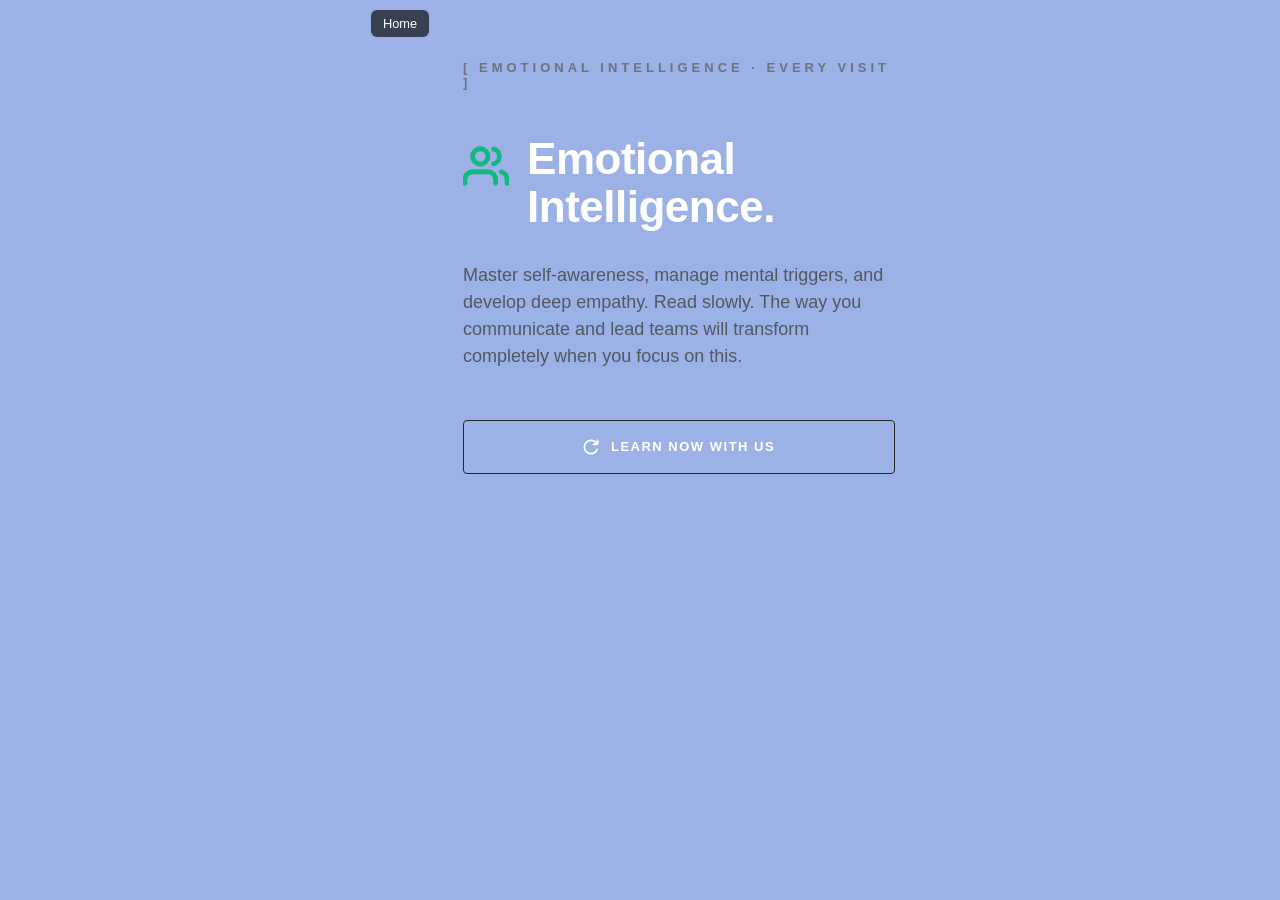
<file: emotional intelli.html>
<!DOCTYPE html>
<html lang="en">
<head>
    <meta charset="UTF-8">
    <meta name="viewport" content="width=device-width, initial-scale=1.0">
    <title>Emotional Intelligence</title>
    <a href="IT home.html" class="home-btn">
    Home
</a>
    <style>
        body { 
            font-family: -apple-system, BlinkMacSystemFont, "Segoe UI", Roboto, Helvetica, Arial, sans-serif; 
            background-color: #9cb1e6; 
            color: #ffffff; 
            margin: 0; 
            padding: 0; 
            display: flex; 
            justify-content: center; 
            align-items: flex-start; 
            min-height: 100vh; 
        }
        
        .phone-wrapper {
            width: 100%;
            max-width: 480px;
            min-height: 100vh;
            background-color:#9cb1e6;
            display: flex;
            flex-direction: column;
            justify-content: space-between;
            box-sizing: border-box;
        }
        /* Container for top navigation in the app deck */
.top-nav {
    display: flex;
    justify-content: space-between;
    align-items: center;
    padding: 20px 24px;
    background: #0c101a;
    border-bottom: 1px solid #1f2937;
    margin-bottom: 20px;
}

/* Back button style */
.nav-home {
    cursor: pointer;
    color: #9ca3af;
    font-size: 14px;
    font-weight: 500;
}

.nav-home:hover {
    color: #ffffff;
}

/* Home button style (for the landing page) */
.home-btn {
    display: inline-block;
    text-decoration: none;
    background: #374151;
    color: white;
    padding: 6px 12px;
    border-radius: 6px;
    font-size: 0.8rem;
    margin: 10px;
}

        /* Content Structure */
        .main-content {
            padding: 60px 24px;
            flex-grow: 1;
        }
        .tagline {
            color: #6b7280;
            font-size: 13px;
            letter-spacing: 4px;
            margin-bottom: 45px;
            font-weight: 600;
            text-transform: uppercase;
        }
        .title-container {
            display: flex;
            align-items: flex-start;
            gap: 18px;
            margin-bottom: 30px;
        }
        .title-icon {
            color: #10b981;
            margin-top: 8px;
            flex-shrink: 0;
        }
        h1 {
            font-size: 44px;
            line-height: 1.1;
            margin: 0;
            font-weight: 800;
            color: #ffffff;
            letter-spacing: -0.5px;
        }
        .description {
            color: #525761;
            font-size: 18px;
            line-height: 1.5;
            margin-bottom: 50px;
            font-weight: 400;
        }

        /* Interactive Action Button */
        .btn-outline {
            background: transparent;
            color: #ffffff;
            border: 1px solid #27272a;
            padding: 18px 24px;
            font-size: 13px;
            font-weight: 600;
            letter-spacing: 1.5px;
            border-radius: 4px;
            cursor: pointer;
            display: inline-flex;
            align-items: center;
            gap: 12px;
            width: 100%;
            justify-content: center;
            box-sizing: border-box;
            text-transform: uppercase;
        }
        .btn-outline:hover {
            background: rgba(255, 255, 255, 0.03);
            border-color: #3f3f46;
        }

        /* Top Nav Styling for Inner Pages */
        .top-nav {
            display: flex;
            justify-content: space-between;
            align-items: center;
            padding: 0 0 25px 0;
        }
        .nav-home {
            color: #9ca3af;
            cursor: pointer;
            text-decoration: none;
            display: flex;
            align-items: center;
            gap: 8px;
            font-size: 13px;
            font-weight: 500;
            letter-spacing: 1.5px;
            text-transform: uppercase;
        }
        .nav-title {
            color: #14b8a6;
            font-size: 12px;
            font-weight: 600;
            letter-spacing: 2px;
            text-transform: uppercase;
        }

        /* Active Core Application Deck Component */
        #main-app { 
            display: none; 
            padding: 40px 24px;
        }
        .card { 
            background-color: #111827; 
            border: 1px solid #1f2937; 
            border-radius: 8px; 
            padding: 35px 30px; 
            min-height: 180px; 
            display: flex; 
            align-items: center; 
            justify-content: center; 
            font-size: 18px; 
            color: #e5e7eb; 
            line-height: 1.6; 
            font-weight: 500; 
            margin-bottom: 30px; 
            text-align: left; 
        }
        .buttons-group { 
            display: flex; 
            justify-content: space-between; 
            gap: 15px; 
        }
        .nav-btn { 
            flex: 1; 
            padding: 15px; 
            font-size: 15px; 
            border: none; 
            border-radius: 6px; 
            cursor: pointer; 
            font-weight: bold; 
            text-transform: uppercase;
            letter-spacing: 0.5px;
        }
        .btn-prev { background-color: #374151; color: #ffffff; }
        .btn-next { background-color: #10b981; color: #ffffff; }
        .nav-btn:disabled { background-color: #1f2937; color: #4b5563; cursor: not-allowed; }
    </style>
</head>
<body>

<div class="phone-wrapper">
    
    <!-- PAGE 1: PICTURE-MATCHING LANDING INTERFACE -->
    <div id="landing-page">
        <div class="main-content">
            <div class="tagline">[ EMOTIONAL INTELLIGENCE &middot; EVERY VISIT ]</div>
            
            <div class="title-container">
                <svg class="title-icon" width="46" height="46" viewBox="0 0 24 24" fill="none" stroke="currentColor" stroke-width="2.5" stroke-linecap="round" stroke-linejoin="round">
                    <path d="M17 21v-2a4 4 0 0 0-4-4H5a4 4 0 0 0-4 4v2"></path>
                    <circle cx="9" cy="7" r="4"></circle>
                    <path d="M23 21v-2a4 4 0 0 0-3-3.87"></path>
                    <path d="M16 3.13a4 4 0 0 1 0 7.75"></path>
                </svg>
                <h1>Emotional<br>Intelligence.</h1>
            </div>
            
            <p class="description">Master self-awareness, manage mental triggers, and develop deep empathy. Read slowly. The way you communicate and lead teams will transform completely when you focus on this.</p>
            
            <button class="btn-outline" onclick="startApp()">
                <svg width="16" height="16" viewBox="0 0 24 24" fill="none" stroke="currentColor" stroke-width="2.5" stroke-linecap="round" stroke-linejoin="round">
                    <path d="M21.5 2v6h-6M21.34 15.57a10 10 0 1 1-.57-8.38l5.67-5.67"/>
                </svg>
                LEARN NOW WITH US
            </button>
        </div>
    </div>

    <!-- PAGE 2: MAIN NOTES DISPLAY DECK -->
    <div id="main-app">
        <div class="top-nav">
            <span class="nav-home" onclick="goBack()">&larr; Back</span>
            <span class="nav-title">EMOTIONAL INTELLIGENCE</span>
        </div>
        <div class="card" id="note-box">Loading...</div>
        <div class="buttons-group">
            <button class="nav-btn btn-prev" id="prev-btn" onclick="prevNote()" disabled>Previous</button>
            <button class="nav-btn btn-next" id="next-btn" onclick="nextNote()">Next Note</button>
        </div>
    </div>

</div>

<script>
    const notes = [
        "🌟 \"Self-awareness is the foundation of emotional intelligence; recognize your moods as they happen.\"",
        "🌟 \"Self-regulation prevents emotional hijacking by creating a gap between stimulus and response.\"",
        "🌟 \"Empathy is not merely feeling sorry for someone; it is understanding their perspective deeply.\"",
        "🌟 \"Social skills allow you to build genuine rapport and guide team dynamics effectively.\"",
        "🌟 \"Intrinsic motivation drives high performers to pursue goals for passion, not just a paycheck.\"",
        "🌟 \"An emotionally intelligent leader balances task execution with human relationship care.\"",
        "🌟 \"Recognizing your emotional triggers allows you to maintain control during tight deadlines.\"",
        "🌟 \"Active listening means listening to comprehend the speaker, not just preparing your rebuttal.\"",
        "🌟 \"When stress spikes, taking three slow deep breaths resets your nervous system instantly.\"",
        "🌟 \"Labeling your emotions precisely degrades their power over your logical thinking process.\"",
        "🌟 \"Constructive feedback focuses entirely on behavior patterns, never on personal traits.\"",
        "🌟 \"Pausing for five seconds before answering a difficult question prevents defensive replies.\"",
        "🌟 \"True empathy requires silencing your inner judgments to completely receive another story.\"",
        "🌟 \"Emotional intelligence determines how well a team handles critical structural pivots.\"",
        "🌟 \"An apology is meaningless without a committed change in future behavioral interactions.\"",
        "🌟 \"Validating another person's feelings does not mean you automatically agree with them.\"",
        "🌟 \"Mindfulness practices strengthen your brain's prefrontal cortex for better impulse control.\"",
        "🌟 \"Resilience is built by refactoring temporary setbacks as constructive learning data.\"",
        "🌟 \"An EQ-driven team possesses a collective safety layout that welcomes unique opinions.\"",
        "🌟 \"Your emotional tone as a manager directly dictates the productivity speed of your staff.\"",
        "🌟 \"Non-verbal cues like open posture establish subconscious trust during discussions.\"",
        "🌟 \"Healthy conflict resolution addresses the root issue without breaking human dignity.\"",
        "🌟 \"Choosing clarity over comfort during tough conversations prevents future systemic toxicities.\"",
        "🌟 \"Empathy tracking protects tech teams from burnout during rigorous project sprints.\"",
        "🌟 \"Emotional resilience means bouncing back from rejection without losing operational drive.\"",
        "🌟 \"A high EQ allows individuals to easily decouple their identity from their software code.\"",
        "🌟 \"Practicing daily gratitude changes your neural pathways to spot opportunities faster.\"",
        "🌟 \"Compassion is empathy combined with a proactive desire to alleviate another's block.\"",
        "🌟 \"Recognizing emotional patterns in colleagues helps prevent sudden project departures.\"",
        "🌟 \"Emotional boundaries ensure you support colleagues without absorbing their anxiety.\"",
        "🌟 \"Cultivating self-compassion reduces the creative paralysis caused by perfectionism.\"",
        "🌟 \"An emotionally intelligent workspace views vulnerability as an indicator of strength.\"",
        "🌟 \"Cognitive empathy allows you to accurately predict how updates impact end-users.\"",
        "🌟 \"Regulating anger involves redirecting that intense energy into constructive problem-solving.\"",
        "🌟 \"Psychological safety is the structural layer where emotional intelligence thrives safely.\"",
        "🌟 \"Assertiveness means standing up for your needs while respecting your peer group.\"",
        "🌟 \"Humility allows you to accept corrections from junior engineers without ego friction.\"",
        "🌟 \"Emotional agility is the capacity to experience complex feelings without breaking steps.\"",
        "🌟 \"Inspirational motivation relies on painting a shared vision, not enforcing dynamic rules.\"",
        "🌟 \"Optimism is an active strategic choice to focus on solutions instead of limitations.\"",
        "🌟 \"Praising your team publicly builds authentic social capital and operational alignment.\"",
        "🌟 \"Managing up requires understanding your executive manager's core fears and motivations.\"",
        "🌟 \"Emotional intelligence helps you remain calm when client requests turn highly chaotic.\"",
        "🌟 \"A genuine smile decreases cardiovascular stress levels during intense corporate tasks.\"",
        "🌟 \"Self-reflection turns chaotic daily work experiences into structured tactical wisdom.\"",
        "🌟 \"Mirroring a speaker's emotional energy levels creates instant conversational safety.\"",
        "🌟 \"Detaching emotionally from system failures allows for faster engineering root analysis.\"",
        "🌟 \"An EQ leader knows exactly when to push the team and when to mandate relaxation.\"",
        "🌟 \"Handling difficult personalities requires addressing their behavior while staying calm.\"",
        "🌟 \"Your internal self-talk determines how well you navigate high-pressure presentations.\"",
        "🌟 \"Developing emotional intelligence requires consistent, deliberate daily personal effort.\"",
        "🌟 \"Empathy in UX design results in products that match true user mental models.\"",
        "🌟 \"An emotionally intelligent culture values collaborative success over solo star metrics.\"",
        "🌟 \"Recognizing envy allows you to turn it into inspiration for your own skill growth.\"",
        "🌟 \"Emotional intelligence acts as a buffer against workplace micro-aggressions.\"",
        "🌟 \"Sustained eye contact indicates presence and builds authentic collaborative respect.\"",
        "🌟 \"Acknowledging your mistakes early demonstrates advanced emotional and professional maturity.\"",
        "🌟 \"Emotional boundaries prevent workplace stress from invading your personal life.\"",
        "🌟 \"High EQ individuals interpret feedback as optimization input, not personal attacks.\"",
        "🌟 \"Empathy mapping before structural reorganization prevents deep operational friction.\"",
        "🌟 \"Regulating your enthusiasm protects the team from committing to impossible timelines.\"",
        "🌟 \"An EQ-centered retrospective focuses on system dynamics and interpersonal bottlenecks.\"",
        "🌟 \"Active empathy means checking in on a quiet team member after a hard meeting.\"",
        "🌟 \"Self-awareness requires tracking how your energy impacts those around you.\"",
        "🌟 \"Emotional stability creates a predictable and secure environment for your team.\"",
        "🌟 \"High EQ customer service defuses angry clients through validation, not arguments.\"",
        "🌟 \"Understanding your core values helps you navigate difficult ethical choices smoothly.\"",
        "🌟 \"Emotional intelligence turns stressful team transitions into structured growth moments.\"",
        "🌟 \"Practicing mindfulness helps you notice rising stress before it causes a blowout.\"",
        "🌟 \"High EQ cross-functional collaboration relies on bridging different team subcultures.\"",
        "🌟 \"An empathetic manager addresses poor performance by exploring the root causes first.\"",
        "🌟 \"Developing emotional intelligence expands your capacity to handle system ambiguity.\"",
        "🌟 \"Emotional validation creates a supportive environment where innovative ideas can bloom.\"",
        "🌟 \"Self-regulation keeps you focused on long-term targets despite daily distractions.\"",
        "🌟 \"High EQ project management balances cold scope charts with warm human check-ins.\"",
        "🌟 \"Understanding emotional triggers prevents past workplace trauma from sabotaging new roles.\"",
        "🌟 \"An emotionally intelligent team handles intense project pivots without finger-pointing.\"",
        "🌟 \"Active listening involves tracking changes in tone, not just processing literal words.\"",
        "🌟 \"High EQ leadership builds a culture of ownership rather than a culture of compliance.\"",
        "🌟 \"Developing emotional intelligence helps you build authentic connections across diverse teams.\"",
        "🌟 \"Emotional self-awareness lets you spot when fatigue is clouding your system decisions.\"",
        "🌟 \"An EQ-driven culture normalizes taking mental health breaks during intense delivery periods.\"",
        "🌟 \"High EQ negotiation involves discovering win-win options that preserve partner relationships.\"",
        "🌟 \"Recognizing your emotional blind spots keeps your leadership approach grounded.\"",
        "🌟 \"Emotional intelligence helps software engineers translate complex data into human stories.\"",
        "🌟 \"Practicing empathy daily expands your capacity to guide complex client interactions.\"",
        "🌟 \"Self-regulation under pressure protects your personal brand from sudden emotional lapses.\"",
        "🌟 \"An emotionally intelligent team resolves internal tension before it affects production code.\"",
        "🌟 \"High EQ relationship management relies on clear communication and consistent boundaries.\"",
        "🌟 \"Developing emotional intelligence helps you move from reactive survival to proactive planning.\"",
        "🌟 \"Emotional self-awareness is the first step toward true personal leadership growth.\"",
        "🌟 \"An EQ-focused workplace replaces blame dynamics with collaborative curiosity.\"",
        "🌟 \"High EQ conflict resolution transforms difficult friction into deeper team alignment.\"",
        "🌟 \"Understanding the emotional roots of resistance helps you lead change initiatives smoothly.\"",
        "🌟 \"Emotional intelligence empowers you to decline tasks gracefully without feeling guilty.\"",
        "🌟 \"Practicing self-regulation builds deep professional credibility across all organization levels.\"",
        "🌟 \"An empathetic approach to user data reveals the real motivations behind customer habits.\"",
        "🌟 \"High EQ collaboration requires balancing your personal goals with group deliverables.\"",
        "🌟 \"Developing emotional intelligence helps you maintain clarity during rapid corporate shifts.\"",
        "🌟 \"Emotional self-awareness allows you to lead with authentic purpose and impact.\"",
        "🌟 \"An EQ-driven development cycle integrates human feedback loops at every major milestone.\"",
        "🌟 \"High EQ team leadership minimizes office politics to keep productivity levels high.\"",
        "🌟 \"Understanding your emotional limits helps you balance your career goals sustainably.\"",
        "🌟 \"Emotional intelligence lets you navigate sensitive corporate topics with genuine grace.\"",
        "🌟 \"Practicing active empathy builds deep trust that speeds up project timelines.\"",
        "🌟 \"Self-regulation prevents impulsive code changes driven by late-night release panic.\"",
        "🌟 \"An emotionally intelligent product culture prioritizes true accessibility for all users.\"",
        "🌟 \"High EQ cross-department communication breaks down isolated organizational data silos.\"",
        "🌟 \"Developing emotional intelligence helps you manage career transitions with minimal friction.\"",
        "🌟 \"Emotional self-awareness turns every project failure into a valuable learning asset.\"",
        "🌟 \"An EQ-centered code review treats the builder with respect while analyzing the software.\"",
        "🌟 \"High EQ client relations keep accounts stable during unexpected infrastructure downtime.\"",
        "🌟 \"Understanding the emotional climate of your company helps you pitch ideas effectively.\"",
        "🌟 \"Emotional intelligence empowers you to support your team without burning out.\"",
        "🌟 \"Practicing regular self-reflection keeps your professional development goals focused.\"",
        "🌟 \"Self-regulation protects your focus from being derailed by sudden negative feedback.\"",
        "🌟 \"An emotionally intelligent data strategy respects user privacy boundaries completely.\"",
        "🌟 \"High EQ engineering cultures balance focus hours with open social connection.\"",
        "🌟 \"Developing emotional intelligence expands your capacity for deep technical mentorship.\"",
        "🌟 \"Emotional self-awareness helps you align your daily tasks with your career vision.\"",
        "🌟 \"An EQ-focused design language builds digital interfaces that feel supportive and natural.\"",
        "🌟 \"High EQ cross-functional alignment bridges different team styles smoothly.\"",
        "🌟 \"Understanding emotional dynamics helps you guide teams through high-stakes client pitches.\"",
        "🌟 \"Emotional intelligence lets you deliver tough assessments without damaging peer morale.\"",
        "🌟 \"Practicing empathy helps you design automated systems that treat humans considerately.\"",
        "🌟 \"Self-regulation keeps you grounded when sudden leadership changes alter your roadmap.\"",
        "🌟 \"An emotionally intelligent architecture team values simple, maintainable software systems.\"",
        "🌟 \"High EQ operational management balances clear performance metrics with genuine human care.\"",
        "🌟 \"Developing emotional intelligence helps you build collaborative partner networks.\"",
        "🌟 \"Emotional self-awareness is your best tool for identifying career burnout early.\"",
        "🌟 \"An EQ-driven product roadmap leaves room for human adjustment and discovery.\"",
        "🌟 \"High EQ remote collaboration uses clear, thoughtful text to replace physical presence.\"",
        "🌟 \"Understanding your emotional drivers gives you the energy to tackle tough tasks.\"",
        "🌟 \"Emotional intelligence helps you handle sudden project cancellations with composure.\"",
        "🌟 \"Practicing active empathy lets you see the true needs hidden behind complex bug files.\"",
        "🌟 \"Self-regulation ensures your code deployments are guided by data, not panic.\"",
        "🌟 \"An emotionally intelligent documentation strategy builds clear guides that save time.\"",
        "🌟 \"High EQ dev squads resolve design arguments through objective testing, not ego.\"",
        "🌟 \"Developing emotional intelligence helps you stay calm during complex data recoveries.\"",
        "🌟 \"Emotional self-awareness lets you recognize when personal stress is affecting your code.\"",
        "🌟 \"An EQ-centered support team turns frustrating software bugs into trust-building wins.\"",
        "🌟 \"High EQ business analysis combines cold system metrics with warm customer interviews.\"",
        "🌟 \"Understanding emotional undercurrents lets you manage high-pressure stakeholder groups safely.\"",
        "🌟 \"Emotional intelligence empowers you to lead cross-functional projects with confidence.\"",
        "🌟 \"Practicing regular mindfulness keeps your thinking sharp during marathon sprint cycles.\"",
        "🌟 \"Self-regulation keeps your tone constructive even during long production outages.\"",
        "🌟 \"An emotionally intelligent API strategy builds clear integrations that developers appreciate.\"",
        "🌟 \"High EQ team management builds long-term loyalty and cuts staff turnover rates.\"",
        "🌟 \"Developing emotional intelligence expands your capacity to handle strategic changes.\"",
        "🌟 \"Emotional self-awareness helps you navigate complex company cultures with composure.\"",
        "🌟 \"An EQ-focused training path values interpersonal capability alongside technical skills.\"",
        "🌟 \"High EQ data presentations focus on the human impact behind the charts.\"",
        "🌟 \"Understanding your emotional limits keeps you from committing to impossible roadmaps.\"",
        "🌟 \"Emotional intelligence lets you address team performance drops with constructive empathy.\"",
        "🌟 \"Practicing active listening helps you catch subtle requirements in client calls.\"",
        "🌟 \"Self-regulation keeps your project prioritization logical when requests pile up.\"",
        "🌟 \"An emotionally intelligent tech culture supports open experimentation and safe learning.\"",
        "🌟 \"High EQ leadership balances immediate delivery pressures with long-term team growth.\"",
        "🌟 \"Developing emotional intelligence helps you manage complex corporate partnerships smoothly.\"",
        "🌟 \"Emotional self-awareness is the first step toward true professional freedom.\"",
        "🌟 \"An EQ-centered design sprint values diverse user perspectives from day one.\"",
        "🌟 \"High EQ technical mentorship focuses on building confidence alongside skill sets.\"",
        "🌟 \"Understanding the emotional drivers of change reduces friction during major rollouts.\"",
        "🌟 \"Emotional intelligence helps you decline low-priority tasks with absolute grace.\"",
        "🌟 \"Practicing self-regulation builds deep professional trust across your entire network.\"",
        "🌟 \"An empathetic approach to system architecture ensures platforms scale for user needs.\"",
        "🌟 \"High EQ engineering collaboration requires balancing individual speed with team stability.\"",
        "🌟 \"Developing emotional intelligence helps you maintain your focus during corporate shifts.\"",
        "🌟 \"Emotional self-awareness allows you to lead with clear, authentic intent.\"",
        "🌟 \"An EQ-driven QA cycle focuses on building reliable systems for the end-user.\"",
        "🌟 \"High EQ squad management cuts down team friction to keep release pipelines moving.\"",
        "🌟 \"Understanding your emotional capacity helps you balance your career goals sustainably.\"",
        "🌟 \"Emotional intelligence lets you manage sensitive project status updates smoothly.\"",
        "🌟 \"Practicing active empathy builds strong team bonds that accelerate delivery times.\"",
        "🌟 \"Self-regulation prevents impulsive architecture decisions driven by passing trends.\"",
        "🌟 \"An emotionally intelligent release cycle schedules launches to protect team rest.\"",
        "🌟 \"High EQ data engineering values the accuracy and ethical treatment of user data.\"",
        "🌟 \"Developing emotional intelligence helps you navigate career changes with minimal friction.\"",
        "🌟 \"Emotional self-awareness turns every project hurdle into a valuable learning asset.\"",
        "🌟 \"An EQ-driven product framework balances immediate user feedback with long-term goals.\"",
        "🌟 \"High EQ client management keeps external accounts stable during system migrations.\"",
        "🌟 \"Understanding your team's emotional climate helps you pitch internal tools effectively.\"",
        "🌟 \"Emotional intelligence lets you support colleagues effectively without absorbing their stress.\"",
        "🌟 \"Practicing regular self-reflection keeps your professional growth path intentional.\"",
        "🌟 \"Self-regulation protects your focus from being disrupted by sudden roadmap shifts.\"",
        "🌟 \"An emotionally intelligent compliance strategy respects user privacy boundaries completely.\"",
        "🌟 \"High EQ developer operations balance rapid deployment with system stability.\"",
        "🌟 \"Developing emotional intelligence expands your capacity for senior technical leadership.\"",
        "🌟 \"Emotional self-awareness helps you align your daily tasks with your career vision.\"",
        "🌟 \"An EQ-focused user onboarding experience reduces initial software adoption friction.\"",
        "🌟 \"High EQ cross-functional alignment bridges different team working styles smoothly.\"",
        "🌟 \"Understanding group emotional dynamics helps you lead teams through tough system failures.\"",
        "🌟 \"Emotional intelligence lets you deliver constructive criticism without reducing peer morale.\"",
        "🌟 \"Practicing empathy helps you design accessible digital interfaces for all populations.\"",
        "🌟 \"Self-regulation keeps you grounded when rapid corporate changes alter your department.\"",
        "🌟 \"An emotionally intelligent engineering team builds modular, maintainable codebases.\"",
        "🌟 \"High EQ operational tracking balances productivity metrics with team wellness markers.\"",
        "🌟 \"Developing emotional intelligence helps you build authentic corporate partner networks.\"",
        "🌟 \"Emotional self-awareness is your most effective tool for spotting team burnout early.\"",
        "🌟 \"An EQ-driven development cycle leaves room for user discovery and iteration.\"",
        "🌟 \"High EQ remote team management uses intentional check-ins to build peer trust.\"",
        "🌟 \"Understanding your core motivators gives you the grit to tackle complex tech builds.\"",
        "🌟 \"Emotional intelligence helps you handle sudden project adjustments with composure.\"",
        "🌟 \"Practicing active empathy lets you discover the real issues behind messy bug reports.\"",
        "🌟 \"Self-regulation ensures your software releases are guided by data, not panic.\"",
        "🌟 \"An emotionally intelligent knowledge base provides clear, accessible learning guides.\"",
        "🌟 \"High EQ technical discussions resolve system arguments through evidence, not authority.\"",
        "🌟 \"Developing emotional intelligence helps you stay calm during complex system restores.\"",
        "🌟 \"Emotional self-awareness lets you spot when personal fatigue is clouding code design.\"",
        "🌟 \"An EQ-centered service desk turns frustrating user errors into trust-building wins.\"",
        "🌟 \"High EQ business analysis combines system performance charts with user interviews.\"",
        "🌟 \"Understanding corporate emotional dynamics lets you manage difficult stakeholder groups safely.\"",
        "🌟 \"Emotional intelligence empowers you to run cross-functional initiatives with confidence.\"",
        "🌟 \"Practicing regular mindfulness keeps your focus sharp during intensive design weeks.\"",
        "🌟 \"Self-regulation keeps your tone professional even during challenging incident reviews.\"",
        "🌟 \"An emotionally intelligent data layout builds clear pipelines that analysts appreciate.\"",
        "🌟 \"High EQ engineering leadership creates true accountability and cuts turnover rates.\"",
        "🌟 \"Developing emotional intelligence expands your capacity to handle strategic changes.\"",
        "🌟 \"Emotional self-awareness helps you navigate complex company dynamics with composure.\"",
        "🌟 \"An EQ-focused training plan prioritizes collaborative capability beside tech skills.\"",
        "🌟 \"High EQ metric reporting focuses on the real-world impact behind the data.\"",
        "🌟 \"Understanding your emotional limits keeps you from over-promising on project estimates.\"",
        "🌟 \"Emotional intelligence lets you address team performance drops with constructive empathy.\"",
        "🌟 \"Practicing active listening helps you catch hidden requirements in partner calls.\"",
        "🌟 \"Self-regulation keeps your sprint planning logical when tasks start tracking behind.\"",
        "🌟 \"An emotionally intelligent engineering culture embraces open learning and safe failure.\"",
        "🌟 \"High EQ technical direction balances near-term feature needs with platform health.\"",
        "🌟 \"Developing emotional intelligence helps you manage complex corporate partnerships smoothly.\"",
        "🌟 \"Emotional self-awareness is the baseline requirement for authentic career progression.\"",
        "🌟 \"An EQ-centered design cycle values diverse user capabilities from the first mockup.\"",
        "🌟 \"High EQ technical mentorship prioritizes building developer autonomy above speed.\"",
        "🌟 \"Understanding the human side of change reduces friction during framework migrations.\"",
        "🌟 \"Emotional intelligence helps you decline secondary feature requests with absolute grace.\"",
        "🌟 \"Practicing self-regulation builds deep professional trust across separate engineering units.\"",
        "🌟 \"An empathetic platform architecture ensures systems remain accessible under peak loads.\"",
        "🌟 \"High EQ development collaboration balances individual output with shared codebase ownership.\"",
        "🌟 \"Developing emotional intelligence helps you maintain your focus during corporate shifts.\"",
        "🌟 \"Emotional self-awareness allows you to lead technical initiatives with clear intent.\"",
        "🌟 \"An EQ-driven validation pipeline focuses on creating genuine value for users.\"",
        "🌟 \"High EQ product delivery cuts down cross-team friction to keep deployments smooth.\"",
        "🌟 \"Understanding your emotional boundaries helps you manage your career path sustainably.\"",
        "🌟 \"Emotional intelligence lets you handle sensitive security update notifications gracefully.\"",
        "🌟 \"Practicing active empathy builds deep peer trust that accelerates difficult migrations.\"",
        "🌟 \"Self-regulation prevents hasty patch deployments driven by temporary system panics.\"",
        "🌟 \"An emotionally intelligent deployment window schedules releases to protect developer rest.\"",
        "🌟 \"High EQ system engineering respects the privacy constraints of user data collections.\"",
        "🌟 \"Developing emotional intelligence helps you navigate department shifts with minimal friction.\"",
        "🌟 \"Emotional self-awareness transforms technical failures into actionable system upgrades.\"",
        "🌟 \"An EQ-driven backlog framework balances immediate ticket resolutions with future platform scaling.\"",
        "🌟 \"High EQ vendor management keeps platform integrations stable during API updates.\"",
        "🌟 \"Understanding your squad's emotional temperature helps you introduce modern tools effectively.\"",
        "🌟 \"Emotional intelligence lets you support your peers without absorbing their timeline stress.\"",
        "🌟 \"Practicing regular self-reflection keeps your professional capabilities tracking forward.\"",
        "🌟 \"Self-regulation protects your focus from being broken by sudden strategic resets.\"",
        "🌟 \"An emotionally intelligent user policy respects customer data permissions completely.\"",
        "🌟 \"High EQ developer operations balance rapid software iterations with structural safety.\"",
        "🌟 \"Developing emotional intelligence expands your path toward senior technical leadership.\"",
        "🌟 \"Emotional self-awareness helps you connect your everyday tasks with your career vision.\"",
        "🌟 \"An EQ-focused product experience reduces user onboarding friction from day one.\"",
        "🌟 \"High EQ engineering alignment bridges distinct technical subcultures smoothly.\"",
        "🌟 \"Understanding group emotional patterns helps you manage teams during prolonged outages.\"",
        "🌟 \"Emotional intelligence lets you deliver constructive architectural critiques without creating offense.\"",
        "🌟 \"Practicing empathy helps you construct software systems accessible to all user groups.\"",
        "🌟 \"Self-regulation keeps you grounded when sudden organizational shifts alter team structures.\"",
        "🌟 \"An emotionally intelligent engineering team builds simple, well-documented source code.\"",
        "🌟 \"High EQ operational dashboards track core system stability alongside team health.\"",
        "🌟 \"Developing emotional intelligence helps you create supportive professional networks.\"",
        "🌟 \"Emotional self-awareness is your most effective tool for preventing developer burnout.\"",
        "🌟 \"An EQ-driven product roadmap leaves ample room for active testing and learning.\"",
        "🌟 \"High EQ remote collaboration uses precise async updates to build peer trust.\"",
        "🌟 \"Understanding your core motivators gives you the focus to solve intricate algorithm blocks.\"",
        "🌟 \"Emotional intelligence helps you handle sudden priority pivots with professional composure.\"",
        "🌟 \"Practicing active empathy helps you find the actual user needs behind brief error logs.\"",
        "🌟 \"Self-regulation ensures your infrastructure modifications are guided by metrics, not stress.\"",
        "🌟 \"An emotionally intelligent wiki setup organizes technical guides for easy access.\"",
        "🌟 \"High EQ architectural boards resolve design debates using performance data, not ego.\"",
        "🌟 \"Developing emotional intelligence helps you remain calm during high-priority system restorations.\"",
        "🌟 \"Emotional self-awareness lets you spot when mental fatigue is affecting code modularity.\"",
        "🌟 \"An EQ-centered issue tracker treats frustrated user reports as optimization data.\"",
        "🌟 \"High EQ platform analysis combines quantitative log metrics with human user interviews.\"",
        "🌟 \"Understanding organization emotional patterns lets you manage conflicting stakeholder requests safely.\"",
        "🌟 \"Emotional intelligence empowers you to lead complex cross-functional sprints with confidence.\"",
        "🌟 \"Practicing regular mindfulness maintains your cognitive clarity during difficult bug tracking.\"",
        "🌟 \"Self-regulation keeps your style constructive during critical system incident reviews.\"",
        "🌟 \"An emotionally intelligent schema design builds clear data paths that analysts appreciate.\"",
        "🌟 \"High EQ infrastructure leadership builds deep trust and reduces engineer turnover.\"",
        "🌟 \"Developing emotional intelligence expands your capacity to navigate enterprise adjustments.\"",
        "🌟 \"Emotional self-awareness helps you manage complex corporate relationships with composure.\"",
        "🌟 \"An EQ-focused onboarding plan integrates human mentorship alongside technical setups.\"",
        "🌟 \"High EQ system metric reports focus on the operational impact behind the numbers.\"",
        "🌟 \"Understanding your emotional limits prevents you from accepting unrealistic feature deadlines.\"",
        "🌟 \"Emotional intelligence lets you address performance drops with clear, supportive empathy.\"",
        "🌟 \"Practicing active listening helps you discover accurate priorities in stakeholder interviews.\"",
        "🌟 \"Self-regulation keeps your sprint estimation logical even when deadlines loom close.\"",
        "🌟 \"An emotionally intelligent engineering environment treats mistakes as shared system assets.\"",
        "🌟 \"High EQ technical leadership balances feature velocity with underlying platform health.\"",
        "🌟 \"Developing emotional intelligence helps you coordinate multi-team integration tracks smoothly.\"",
        "🌟 \"Emotional self-awareness is the ultimate layer for building authentic career confidence.\"",
        "🌟 \"An EQ-centered interface design accounts for varying user cognitive loads automatically.\"",
        "🌟 \"High EQ engineering mentorship prioritizes building professional autonomy over rapid tasks.\"",
        "🌟 \"Understanding the human response to change minimizes friction during core framework upgrades.\"",
        "🌟 \"Emotional intelligence helps you decline low-priority feature updates with total grace.\"",
        "🌟 \"Practicing self-regulation builds deep professional trust across separate engineering units.\"",
        "🌟 \"An empathetic platform design ensures core tools remain usable under heavy loads.\"",
        "🌟 \"High EQ codebase collaboration balances rapid execution with shared system ownership.\"",
        "🌟 \"Developing emotional intelligence helps you retain your focus during company adjustments.\"",
        "🌟 \"Emotional self-awareness allows you to lead software initiatives with clear intent.\"",
        "🌟 \"An EQ-driven deployment pipeline focuses on creating continuous value for users.\"",
        "🌟 \"High EQ product management reduces multi-team friction to keep releases predictable.\"",
        "🌟 \"Understanding your emotional boundaries helps you navigate your career path sustainably.\"",
        "🌟 \"Emotional intelligence lets you manage critical security patch notifications with total grace.\"",
        "🌟 \"Practicing active empathy builds deep peer trust that accelerates structural migrations.\"",
        "🌟 \"Self-regulation prevents impulsive hotfix pushes driven by short-term user panics.\"",
        "🌟 \"An emotionally intelligent release setup schedules deployments to protect engineer sleep cycles.\"",
        "🌟 \"High EQ data collection respects the privacy boundaries of user populations completely.\"",
        "🌟 \"Developing emotional intelligence helps you manage team reorgs with minimal friction.\"",
        "🌟 \"Emotional self-awareness changes technical failures into structured infrastructure upgrades.\"",
        "🌟 \"An EQ-driven project framework balances immediate ticket resolutions with future platform health.\"",
        "🌟 \"High EQ system integration keeps external partner tracks stable during minor updates.\"",
        "🌟 \"Understanding your group's emotional state helps you propose new tools effectively.\"",
        "🌟 \"Emotional intelligence lets you support team peers without taking on their timeline stress.\"",
        "🌟 \"Practicing regular self-reflection keeps your professional capabilities tracking forward securely.\"",
        "🌟 \"Self-regulation protects your focus from being disrupted by sudden product resets.\"",
        "🌟 \"An emotionally intelligent product policy values user data tracking permissions explicitly.\"",
        "🌟 \"High EQ dev-ops collaboration balances rapid software iteration with core system stability.\"",
        "🌟 \"Developing emotional intelligence expands your path toward authentic senior technical leadership.\"",
        "🌟 \"Emotional self-awareness helps you connect your daily engineering tasks with your career vision.\"",
        "🌟 \"An EQ-focused application design reduces initial software adoption friction from day one.\"",
        "🌟 \"High EQ engineering alignment bridges distinct development cultures together smoothly.\"",
        "🌟 \"Understanding group emotional patterns helps you manage teams during prolonged system outages.\"",
        "🌟 \"Emotional intelligence lets you deliver constructive system critiques without breaking peer morale.\"",
        "🌟 \"Practicing empathy helps you design digital systems accessible to all user segments.\"",
        "🌟 \"Self-regulation keeps you grounded when sudden leadership changes alter corporate divisions.\"",
        "🌟 \"An emotionally intelligent development group produces clear, easily maintainable source code.\"",
        "🌟 \"High EQ management dashboards monitor technical delivery metrics alongside team health markers.\"",
        "🌟 \"Developing emotional intelligence helps you create sustainable professional networks.\"",
        "🌟 \"Emotional self-awareness is your most effective tool for preventing developer burnout cycles.\"",
        "🌟 \"An EQ-driven project backlog leaves ample room for active research and system learning.\"",
        "🌟 \"High EQ remote team interaction uses precise async documentation to build group trust.\"",
        "🌟 \"Understanding your core motivators gives you the stamina to crack complex architectural blocks.\"",
        "🌟 \"Emotional intelligence helps you handle sudden roadmap shifts with professional composure.\"",
        "🌟 \"Practicing active empathy helps you find the actual user needs behind brief error messages.\"",
        "🌟 \"Self-regulation ensures your system revisions are guided by clear data, not timeline stress.\"",
        "🌟 \"An emotionally intelligent document system organizes technical guides for rapid search access.\"",
        "🌟 \"High EQ architecture boards settle design choices using objective data, not internal politics.\"",
        "🌟 \"Developing emotional intelligence helps you remain calm during high-stress platform restorations.\"",
        "🌟 \"Emotional self-awareness lets you recognize when personal fatigue is reducing code modularity.\"",
        "🌟 \"An EQ-centered support engine treats frustrated user bugs as product optimization inputs.\"",
        "🌟 \"High EQ system analysis combines quantitative telemetry logs with qualitative user interviews.\"",
        "🌟 \"Understanding corporate emotional dynamics lets you navigate conflicting stakeholder goals safely.\"",
        "🌟 \"Emotional intelligence empowers you to lead complex cross-department initiatives with confidence.\"",
        "🌟 \"Practicing regular mindfulness protects your focus during lengthy bug tracking sessions.\"",
        "🌟 \"Self-regulation keeps your tone constructive during critical production failure reviews.\"",
        "🌟 \"An emotionally intelligent database configuration builds clean paths that developers love.\"",
        "🌟 \"High EQ technical leadership builds deep professional trust and cuts squad turnover.\"",
        "🌟 \"Developing emotional intelligence expands your capability to guide enterprise transformations.\"",
        "🌟 \"Emotional self-awareness helps you manage complex business relationships with composure.\"",
        "🌟 \"An EQ-focused onboarding flow prioritizes human pairing alongside developer environment setups.\"",
        "🌟 \"High EQ operational reports highlight the human performance impact behind the raw numbers.\"",
        "🌟 \"Understanding your emotional limits keeps you from agreeing to impossible feature deadlines.\"",
        "🌟 \"Emotional intelligence lets you handle team performance drops with constructive empathy.\"",
        "🌟 \"Practicing active listening helps you discover accurate priorities in stakeholder interviews.\"",
        "🌟 \"Self-regulation keeps your sprint estimation logical even when system deadlines are close.\"",
        "🌟 \"An emotionally intelligent tech culture treats failures as collaborative optimization data.\"",
        "🌟 \"High EQ engineering direction balances rapid delivery targets with basic platform health.\"",
        "🌟 \"Developing emotional intelligence helps you run multi-team integration tracks smoothly.\"",
        "🌟 \"Emotional self-awareness is the ultimate requirement for cultivating authentic workplace authority.\"",
        "🌟 \"An EQ-centered product design lowers user mental strain automatically during workflows.\"",
        "🌟 \"High EQ developer mentoring prioritizes building technical independence above simple tasks.\"",
        "🌟 \"Understanding the human side of change limits friction during complex framework migrations.\"",
        "🌟 \"Emotional intelligence helps you decline out-of-scope feature updates with genuine grace.\"",
        "🌟 \"Practicing self-regulation builds long-term professional trust across distributed development hubs.\"",
        "🌟 \"An empathetic application design ensures critical systems stay accessible during high traffic.\"",
        "🌟 \"High EQ codebase coordination balances fast feature shipping with clean system ownership.\"",
        "🌟 \"Developing emotional intelligence helps you preserve your focus during structural adjustments.\"",
        "🌟 \"Emotional self-awareness allows you to lead engineering sprints with unambiguous intent.\"",
        "🌟 \"An EQ-driven delivery pipeline focuses on creating continuous clear value for users.\"",
        "🌟 \"High EQ product leadership reduces cross-team friction to keep deployments predictable.\"",
        "🌟 \"Understanding your emotional boundaries helps you manage your engineering path sustainably.\"",
        "🌟 \"Emotional intelligence lets you manage difficult vulnerability patch disclosures with total grace.\"",
        "🌟 \"Practicing active empathy builds deep peer trust that speeds up database migrations.\"",
        "🌟 \"Self-regulation prevents rushed server updates triggered by temporary user complaints.\"",
        "🌟 \"An emotionally intelligent maintenance window schedules deployments to protect team rest cycles.\"",
        "🌟 \"High EQ data management models respect the specific privacy boundaries of user info completely.\"",
        "🌟 \"Developing emotional intelligence helps you handle engineering reorgs with minimal friction.\"",
        "🌟 \"Emotional self-awareness transforms sudden system crashes into structured framework upgrades.\"",
        "🌟 \"An EQ-driven timeline balances rapid bug fixes with necessary future platform scaling.\"",
        "🌟 \"High EQ partner management keeps external integrations stable during major API updates.\"",
        "🌟 \"Understanding your team's collective mood helps you introduce fresh workflows smoothly.\"",
        "🌟 \"Emotional intelligence lets you support your peers without taking on their project stress.\"",
        "🌟 \"Practicing regular self-reflection guarantees your technical capabilities keep tracking forward.\"",
        "🌟 \"Self-regulation protects your focus from being fragmented by shifting product definitions.\"",
        "🌟 \"An emotionally intelligent data framework values customer tracking choice parameters explicitly.\"",
        "🌟 \"High EQ dev-ops routines balance rapid software delivery with underlying platform safety.\"",
        "🌟 \"Developing emotional intelligence expands your trajectory toward senior technical management.\"",
        "🌟 \"Emotional self-awareness helps you map your daily coding tasks to your long-term career vision.\"",
        "🌟 \"An EQ-focused user journey cuts down initial application adoption friction significantly.\"",
        "🌟 \"High EQ engineering collaboration integrates separate development micro-cultures smoothly.\"",
        "🌟 \"Understanding collective emotional habits helps you guide squads during major system outages.\"",
        "🌟 \"Emotional intelligence lets you offer deep code critiques without breaking developer morale.\"",
        "🌟 \"Practicing empathy helps you engineer accessible software setups for all target populations.\"",
        "🌟 \"Self-regulation keeps you steady when unexpected corporate shifts alter team structures.\"",
        "🌟 \"An emotionally intelligent development group builds clean, self-documenting code systems.\"",
        "🌟 \"High EQ performance tracking monitors development output alongside core team wellness.\"",
        "🌟 \"Developing emotional intelligence helps you build authentic, long-lasting developer networks.\"",
        "🌟 \"Emotional self-awareness is your primary mechanism for identifying professional burnout signs.\"",
        "🌟 \"An EQ-driven product roadmap leaves clear space for exploratory testing and technical learning.\"",
        "🌟 \"High EQ remote collaboration uses clear async coordination to build deep group trust.\"",
        "🌟 \"Understanding your true motivators gives you the drive to fix convoluted database queries.\"",
        "🌟 \"Emotional intelligence lets you handle unexpected roadmap shifts with professional composure.\"",
        "🌟 \"Practicing active empathy lets you see the true user requirements behind short bug tickets.\"",
        "🌟 \"Self-regulation ensures your software modifications are guided by metrics, not deploy anxiety.\"",
        "🌟 \"An emotionally intelligent wiki setup structures system guides for rapid information lookups.\"",
        "🌟 \"High EQ engineering review boards settle design disputes using performance facts, not politics.\"",
        "🌟 \"Developing emotional intelligence helps you remain levelheaded during critical cloud restores.\"",
        "🌟 \"Emotional self-awareness lets you recognize when deep fatigue is affecting system architecture.\"",
        "🌟 \"An EQ-centered helpdesk engine processes angry customer reports as system improvement ideas.\"",
        "🌟 \"High EQ analytics combines hard operational telemetry with direct qualitative user feedback.\"",
        "🌟 \"Understanding organization emotional currents lets you balance competing stakeholder inputs safely.\"",
        "🌟 \"Emotional intelligence empowers you to lead complex cross-functional sprints with confidence.\"",
        "🌟 \"Practicing regular mindfulness preserves your focus during prolonged error tracking blocks.\"",
        "🌟 \"Self-regulation keeps your tone constructive during high-stakes post-incident reviews.\"",
        "🌟 \"An emotionally intelligent data architecture builds clean workflows that analysts appreciate.\"",
        "🌟 \"High EQ technical leadership builds deep professional trust and cuts squad turnover.\"",
        "🌟 \"Developing emotional intelligence expands your capability to navigate corporate transformations.\"",
        "🌟 \"Emotional self-awareness helps you manage complex business relationships with composure.\"",
        "🌟 \"An EQ-focused onboarding flow prioritizes human pairing alongside developer environment setups.\"",
        "🌟 \"High EQ operational reports highlight the human performance impact behind the raw numbers.\"",
        "🌟 \"Understanding your emotional limits keeps you from agreeing to impossible feature deadlines.\"",
        "🌟 \"Emotional intelligence lets you handle team performance drops with constructive empathy.\"",
        "🌟 \"Practicing active listening helps you discover accurate priorities in stakeholder interviews.\"",
        "🌟 \"Self-regulation keeps your sprint estimation logical even when system deadlines are close.\"",
        "🌟 \"An emotionally intelligent tech culture treats failures as collaborative optimization data.\"",
        "🌟 \"High EQ engineering direction balances rapid delivery targets with basic platform health.\"",
        "🌟 \"Developing emotional intelligence helps you run multi-team integration tracks smoothly.\"",
        "🌟 \"Emotional self-awareness is the ultimate requirement for cultivating workplace success.\""
    ];

    let currentIndex = 0;

    function startApp() {
        document.getElementById('landing-page').style.display = 'none';
        document.getElementById('main-app').style.display = 'block';
        
        // Check if there is a saved note position from last time
        const savedIndex = localStorage.getItem('lastReadNoteIndex');
        
        if (savedIndex !== null) {
            let nextIndex = parseInt(savedIndex) + 1;
            // Loop back cleanly if user reached the absolute end of the 700 notes deck
            if (nextIndex >= notes.length) {
                nextIndex = 0;
            }
            currentIndex = nextIndex;
        } else {
            currentIndex = 0; 
        }
        
        updateCard();
    }

    function goBack() {
        document.getElementById('main-app').style.display = 'none';
        document.getElementById('landing-page').style.display = 'block';
    }

    function updateCard() {
        document.getElementById('note-box').innerText = notes[currentIndex];
        document.getElementById('prev-btn').disabled = (currentIndex === 0);
        document.getElementById('next-btn').disabled = (currentIndex === notes.length - 1);
        
        // Save position continuously inside localStorage
        localStorage.setItem('lastReadNoteIndex', currentIndex);
    }

    function nextNote() {
        if (currentIndex < notes.length - 1) {
            currentIndex++;
            updateCard();
        }
    }

    function prevNote() {
        if (currentIndex > 0) {
            currentIndex--;
            updateCard();
        }
    }
</script>
</body>
</html>
</file>
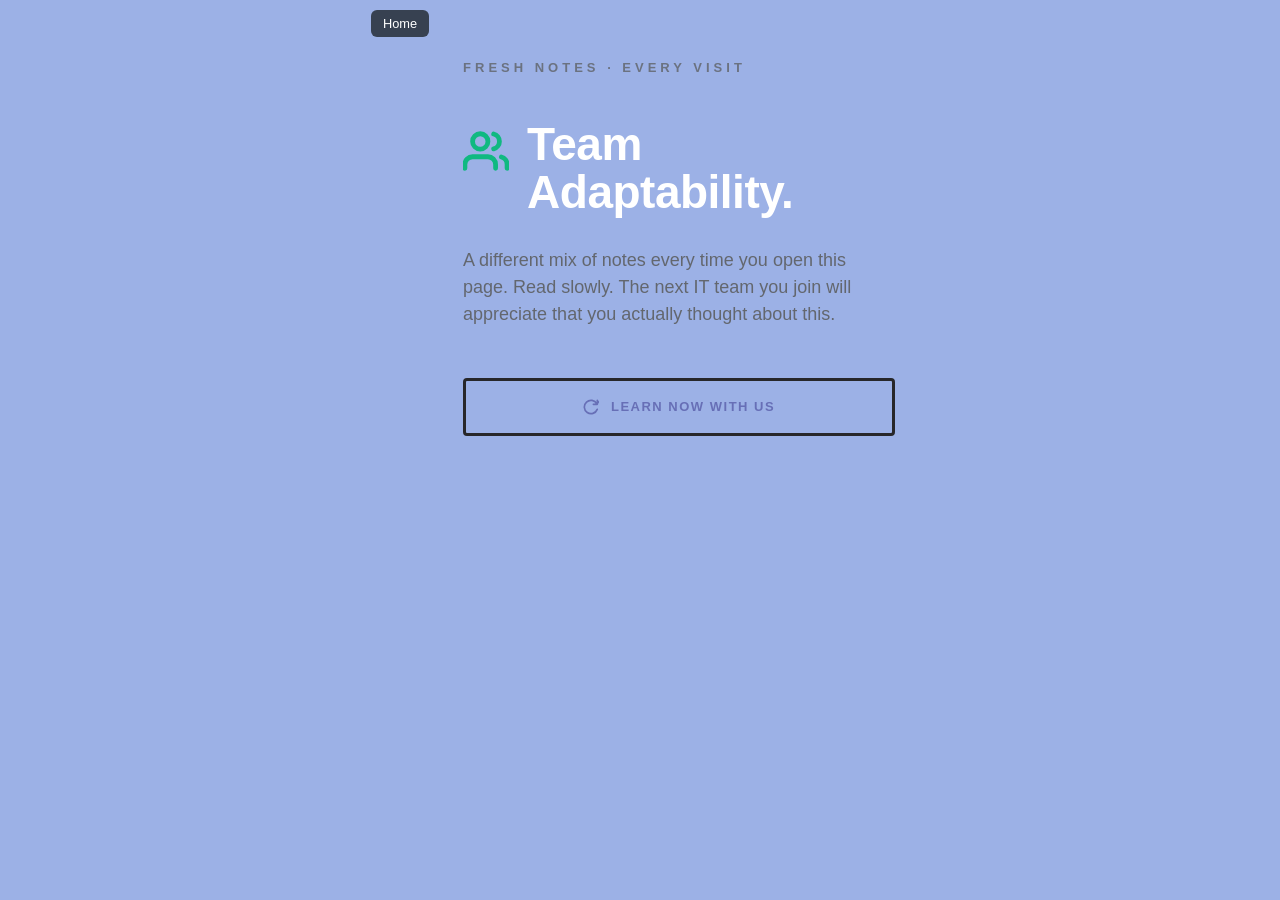
<file: team adaptablity.html>
<!DOCTYPE html>
<html lang="en">
<head>
    <meta charset="UTF-8">
    <meta name="viewport" content="width=device-width, initial-scale=1.0">
    <title>Team Adaptability</title>
    <a href="IT home.html" class="home-btn">
     Home
</a>
    <style>
        body { 
            font-family: -apple-system, BlinkMacSystemFont, "Segoe UI", Roboto, Helvetica, Arial, sans-serif; 
            background-color: #9cb1e6; 
            --card-bg: #2956b8; 
            margin: 0; 
            padding: 0; 
            display: flex; 
            justify-content: center; 
            align-items: flex-start; 
            min-height: 100vh; 
        }
        /* Container for top navigation in the app deck */
.top-nav {
    display: flex;
    justify-content: space-between;
    align-items: center;
    padding: 20px 24px;
    background: #7386b4;
    border-bottom: 1px solid #1f2937;
    margin-bottom: 20px;
}

/* Back button style */
.nav-home {
    cursor: pointer;
    color: #9ca3af;
    font-size: 14px;
    font-weight: 500;
}

.nav-home:hover {
    color: #ffffff;
}

/* Home button style (for the landing page) */
.home-btn {
    display: inline-block;
    text-decoration: none;
    background: #374151;
    color: white;
    padding: 6px 12px;
    border-radius: 6px;
    font-size: 0.8rem;
    margin: 10px;
}
        .phone-wrapper {
            width: 100%;
            max-width: 480px;
            min-height: 100vh;
            background-color: #9cb1e6;
            display: flex;
            flex-direction: column;
            justify-content: space-between;
            box-sizing: border-box;
        }

        /* Content Structure */
        .main-content {
            padding: 60px 24px;
            flex-grow: 1;
        }
        .tagline {
            color: #6b7280;
            font-size: 13px;
            letter-spacing: 4px;
            margin-bottom: 45px;
            font-weight: 600;
            text-transform: uppercase;
        }
        .title-container {
            display: flex;
            align-items: flex-start;
            gap: 18px;
            margin-bottom: 30px;
        }
        .title-icon {
            color: #10b981;
            margin-top: 8px;
            flex-shrink: 0;
        }
        h1 {
            font-size: 46px;
            line-height: 1.05;
            margin: 0;
            font-weight: 800;
            color: #ffffff;
            letter-spacing: -0.5px;
        }
        .description {
            color: #63676e;
            font-size: 18px;
            line-height: 1.5;
            margin-bottom: 50px;
            font-weight: 400;
        }

        /* Interactive Action Button */
        .btn-outline {
            background: transparent;
            color: #676fb6;
            border: 3px solid #27272a;
            padding: 18px 24px;
            font-size: 13px;
            font-weight: 600;
            letter-spacing: 1.5px;
            border-radius: 4px;
            cursor: pointer;
            display: inline-flex;
            align-items: center;
            gap: 12px;
            width: 100%;
            justify-content: center;
            box-sizing: border-box;
            text-transform: uppercase;
        }
        .btn-outline:hover {
            background: rgba(255, 255, 255, 0.03);
            border-color: #3f3f46;
        }

        /* Top Nav Styling for Inner Pages */
        home-btn {
    text-decoration: none;
    background: #5d6063;
    color: white; /* font color */
    padding: 6px 6px; /* padding size reduce */
    border-radius: 6px;
    border: 0px solid rgba(173, 171, 171, 0.1);
    font-size: 0.9rem; /* reduce size*/
    font-weight: 400;
}

.home-btn:hover {
    background: #4d4f52;
}

        /* Active Core Application Deck Component */
        #main-app { 
            display: none; 
            padding: 40px 24px;
        }
        .card { 
            background-color: #111827; 
            border: 1px solid #1f2937; 
            border-radius: 8px; 
            padding: 35px 30px; 
            min-height: 180px; 
            display: flex; 
            align-items: center; 
            justify-content: center; 
            font-size: 18px; 
            color: #e5e7eb; 
            line-height: 1.6; 
            font-weight: 500; 
            margin-bottom: 30px; 
            text-align: left; 
        }
        .buttons-group { 
            display: flex; 
            justify-content: space-between; 
            gap: 15px; 
        }
        .nav-btn { 
            flex: 1; 
            padding: 15px; 
            font-size: 15px; 
            border: none; 
            border-radius: 6px; 
            cursor: pointer; 
            font-weight: bold; 
            text-transform: uppercase;
            letter-spacing: 0.5px;
        }
        .btn-prev { background-color: #374151; color: #ffffff; }
        .btn-next { background-color: #10b981; color: #ffffff; }
        .nav-btn:disabled { background-color: #1f2937; color: #4b5563; cursor: not-allowed; }
    </style>
</head>
<body>

<div class="phone-wrapper">
    
    <!-- PAGE 1: PICTURE-MATCHING LANDING INTERFACE -->
    <div id="landing-page">
        <div class="main-content">
            <div class="tagline">FRESH NOTES &middot; EVERY VISIT </div>
            
            <div class="title-container">
                <svg class="title-icon" width="46" height="46" viewBox="0 0 24 24" fill="none" stroke="currentColor" stroke-width="2.5" stroke-linecap="round" stroke-linejoin="round">
                    <path d="M17 21v-2a4 4 0 0 0-4-4H5a4 4 0 0 0-4 4v2"></path>
                    <circle cx="9" cy="7" r="4"></circle>
                    <path d="M23 21v-2a4 4 0 0 0-3-3.87"></path>
                    <path d="M16 3.13a4 4 0 0 1 0 7.75"></path>
                </svg>
                <h1>Team<br>Adaptability.</h1>
            </div>
            
            <p class="description">A different mix of notes every time you open this page. Read slowly. The next IT team you join will appreciate that you actually thought about this.</p>
            
            <button class="btn-outline" onclick="startApp()">
                <svg width="16" height="16" viewBox="0 0 24 24" fill="none" stroke="currentColor" stroke-width="2.5" stroke-linecap="round" stroke-linejoin="round">
                    <path d="M21.5 2v6h-6M21.34 15.57a10 10 0 1 1-.57-8.38l5.67-5.67"/>
                </svg>
                LEARN NOW WITH US
            </button>
        </div>
    </div>

    <div id="main-app">
    <div class="top-nav">
        <span class="nav-home" onclick="goBack()">&larr; Back</span>
        <span class="nav-title">LEARN NOW WITH US</span>
    </div>
    
    <div class="card" id="note-box">Loading...</div>
    
    <div class="buttons-group">
        <button class="nav-btn btn-prev" id="prev-btn" onclick="prevNote()" disabled>Previous</button>
        <button class="nav-btn btn-next" id="next-btn" onclick="nextNote()">Next Note</button>
    </div>
</div>

    <!-- PAGE 2: MAIN NOTES DISPLAY DECK -->
    <div id="main-app">
        <div class="top-nav">
            <span class="nav-home" onclick="goBack()">&larr; Back</span>
            <span class="nav-title">Team Adaptability</span>
        </div>
        <div class="card" id="note-box">Loading...</div>
        <div class="buttons-group">
            <button class="nav-btn btn-prev" id="prev-btn" onclick="prevNote()" disabled>Previous</button>
            <button class="nav-btn btn-next" id="next-btn" onclick="nextNote()">Next Note</button>
        </div>
    </div>

</div>

<script>
    const notes = [
        "🌟 \"Self-awareness is the foundation of emotional intelligence; recognize your moods as they happen.\"",
        "🌟 \"Self-regulation prevents emotional hijacking by creating a gap between stimulus and response.\"",
        "🌟 \"Empathy is not merely feeling sorry for someone; it is understanding their perspective deeply.\"",
        "🌟 \"Social skills allow you to build genuine rapport and guide team dynamics effectively.\"",
        "🌟 \"Intrinsic motivation drives high performers to pursue goals for passion, not just a paycheck.\"",
        "🌟 \"An emotionally intelligent leader balances task execution with human relationship care.\"",
        "🌟 \"Recognizing your emotional triggers allows you to maintain control during tight deadlines.\"",
        "🌟 \"Active listening means listening to comprehend the speaker, not just preparing your rebuttal.\"",
        "🌟 \"When stress spikes, taking three slow deep breaths resets your nervous system instantly.\"",
        "🌟 \"Labeling your emotions precisely degrades their power over your logical thinking process.\"",
        "🌟 \"Constructive feedback focuses entirely on behavior patterns, never on personal traits.\"",
        "🌟 \"Pausing for five seconds before answering a difficult question prevents defensive replies.\"",
        "🌟 \"True empathy requires silencing your inner judgments to completely receive another story.\"",
        "🌟 \"Emotional intelligence determines how well a team handles critical structural pivots.\"",
        "🌟 \"An apology is meaningless without a committed change in future behavioral interactions.\"",
        "🌟 \"Validating another person's feelings does not mean you automatically agree with them.\"",
        "🌟 \"Mindfulness practices strengthen your brain's prefrontal cortex for better impulse control.\"",
        "🌟 \"Resilience is built by refactoring temporary setbacks as constructive learning data.\"",
        "🌟 \"An EQ-driven team possesses a collective safety layout that welcomes unique opinions.\"",
        "🌟 \"Your emotional tone as a manager directly dictates the productivity speed of your staff.\"",
        "🌟 \"Non-verbal cues like open posture establish subconscious trust during discussions.\"",
        "🌟 \"Healthy conflict resolution addresses the root issue without breaking human dignity.\"",
        "🌟 \"Choosing clarity over comfort during tough conversations prevents future systemic toxicities.\"",
        "🌟 \"Empathy tracking protects tech teams from burnout during rigorous project sprints.\"",
        "🌟 \"Emotional resilience means bouncing back from rejection without losing operational drive.\"",
        "🌟 \"A high EQ allows individuals to easily decouple their identity from their software code.\"",
        "🌟 \"Practicing daily gratitude changes your neural pathways to spot opportunities faster.\"",
        "🌟 \"Compassion is empathy combined with a proactive desire to alleviate another's block.\"",
        "🌟 \"Recognizing emotional patterns in colleagues helps prevent sudden project departures.\"",
        "🌟 \"Emotional boundaries ensure you support colleagues without absorbing their anxiety.\"",
        "🌟 \"Cultivating self-compassion reduces the creative paralysis caused by perfectionism.\"",
        "🌟 \"An emotionally intelligent workspace views vulnerability as an indicator of strength.\"",
        "🌟 \"Cognitive empathy allows you to accurately predict how updates impact end-users.\"",
        "🌟 \"Regulating anger involves redirecting that intense energy into constructive problem-solving.\"",
        "🌟 \"Psychological safety is the structural layer where emotional intelligence thrives safely.\"",
        "🌟 \"Assertiveness means standing up for your needs while respecting your peer group.\"",
        "🌟 \"Humility allows you to accept corrections from junior engineers without ego friction.\"",
        "🌟 \"Emotional agility is the capacity to experience complex feelings without breaking steps.\"",
        "🌟 \"Inspirational motivation relies on painting a shared vision, not enforcing dynamic rules.\"",
        "🌟 \"Optimism is an active strategic choice to focus on solutions instead of limitations.\"",
        "🌟 \"Praising your team publicly builds authentic social capital and operational alignment.\"",
        "🌟 \"Managing up requires understanding your executive manager's core fears and motivations.\"",
        "🌟 \"Emotional intelligence helps you remain calm when client requests turn highly chaotic.\"",
        "🌟 \"A genuine smile decreases cardiovascular stress levels during intense corporate tasks.\"",
        "🌟 \"Self-reflection turns chaotic daily work experiences into structured tactical wisdom.\"",
        "🌟 \"Mirroring a speaker's emotional energy levels creates instant conversational safety.\"",
        "🌟 \"Detaching emotionally from system failures allows for faster engineering root analysis.\"",
        "🌟 \"An EQ leader knows exactly when to push the team and when to mandate relaxation.\"",
        "🌟 \"Handling difficult personalities requires addressing their behavior while staying calm.\"",
        "🌟 \"Your internal self-talk determines how well you navigate high-pressure presentations.\"",
        "🌟 \"Developing emotional intelligence requires consistent, deliberate daily personal effort.\"",
        "🌟 \"Empathy in UX design results in products that match true user mental models.\"",
        "🌟 \"An emotionally intelligent culture values collaborative success over solo star metrics.\"",
        "🌟 \"Recognizing envy allows you to turn it into inspiration for your own skill growth.\"",
        "🌟 \"Emotional intelligence acts as a buffer against workplace micro-aggressions.\"",
        "🌟 \"Sustained eye contact indicates presence and builds authentic collaborative respect.\"",
        "🌟 \"Acknowledging your mistakes early demonstrates advanced emotional and professional maturity.\"",
        "🌟 \"Emotional boundaries prevent workplace stress from invading your personal life.\"",
        "🌟 \"High EQ individuals interpret feedback as optimization input, not personal attacks.\"",
        "🌟 \"Empathy mapping before structural reorganization prevents deep operational friction.\"",
        "🌟 \"Regulating your enthusiasm protects the team from committing to impossible timelines.\"",
        "🌟 \"An EQ-centered retrospective focuses on system dynamics and interpersonal bottlenecks.\"",
        "🌟 \"Active empathy means checking in on a quiet team member after a hard meeting.\"",
        "🌟 \"Self-awareness requires tracking how your energy impacts those around you.\"",
        "🌟 \"Emotional stability creates a predictable and secure environment for your team.\"",
        "🌟 \"High EQ customer service defuses angry clients through validation, not arguments.\"",
        "🌟 \"Understanding your core values helps you navigate difficult ethical choices smoothly.\"",
        "🌟 \"Emotional intelligence turns stressful team transitions into structured growth moments.\"",
        "🌟 \"Practicing mindfulness helps you notice rising stress before it causes a blowout.\"",
        "🌟 \"High EQ cross-functional collaboration relies on bridging different team subcultures.\"",
        "🌟 \"An empathetic manager addresses poor performance by exploring the root causes first.\"",
        "🌟 \"Developing emotional intelligence expands your capacity to handle system ambiguity.\"",
        "🌟 \"Emotional validation creates a supportive environment where innovative ideas can bloom.\"",
        "🌟 \"Self-regulation keeps you focused on long-term targets despite daily distractions.\"",
        "🌟 \"High EQ project management balances cold scope charts with warm human check-ins.\"",
        "🌟 \"Understanding emotional triggers prevents past workplace trauma from sabotaging new roles.\"",
        "🌟 \"An emotionally intelligent team handles intense project pivots without finger-pointing.\"",
        "🌟 \"Active listening involves tracking changes in tone, not just processing literal words.\"",
        "🌟 \"High EQ leadership builds a culture of ownership rather than a culture of compliance.\"",
        "🌟 \"Developing emotional intelligence helps you build authentic connections across diverse teams.\"",
        "🌟 \"Emotional self-awareness lets you spot when fatigue is clouding your system decisions.\"",
        "🌟 \"An EQ-driven culture normalizes taking mental health breaks during intense delivery periods.\"",
        "🌟 \"High EQ negotiation involves discovering win-win options that preserve partner relationships.\"",
        "🌟 \"Recognizing your emotional blind spots keeps your leadership approach grounded.\"",
        "🌟 \"Emotional intelligence helps software engineers translate complex data into human stories.\"",
        "🌟 \"Practicing empathy daily expands your capacity to guide complex client interactions.\"",
        "🌟 \"Self-regulation under pressure protects your personal brand from sudden emotional lapses.\"",
        "🌟 \"An emotionally intelligent team resolves internal tension before it affects production code.\"",
        "🌟 \"High EQ relationship management relies on clear communication and consistent boundaries.\"",
        "🌟 \"Developing emotional intelligence helps you move from reactive survival to proactive planning.\"",
        "🌟 \"Emotional self-awareness is the first step toward true personal leadership growth.\"",
        "🌟 \"An EQ-focused workplace replaces blame dynamics with collaborative curiosity.\"",
        "🌟 \"High EQ conflict resolution transforms difficult friction into deeper team alignment.\"",
        "🌟 \"Understanding the emotional roots of resistance helps you lead change initiatives smoothly.\"",
        "🌟 \"Emotional intelligence empowers you to decline tasks gracefully without feeling guilty.\"",
        "🌟 \"Practicing self-regulation builds deep professional credibility across all organization levels.\"",
        "🌟 \"An empathetic approach to user data reveals the real motivations behind customer habits.\"",
        "🌟 \"High EQ collaboration requires balancing your personal goals with group deliverables.\"",
        "🌟 \"Developing emotional intelligence helps you maintain clarity during rapid corporate shifts.\"",
        "🌟 \"Emotional self-awareness allows you to lead with authentic purpose and impact.\"",
        "🌟 \"An EQ-driven development cycle integrates human feedback loops at every major milestone.\"",
        "🌟 \"High EQ team leadership minimizes office politics to keep productivity levels high.\"",
        "🌟 \"Understanding your emotional limits helps you balance your career goals sustainably.\"",
        "🌟 \"Emotional intelligence lets you navigate sensitive corporate topics with genuine grace.\"",
        "🌟 \"Practicing active empathy builds deep trust that speeds up project timelines.\"",
        "🌟 \"Self-regulation prevents impulsive code changes driven by late-night release panic.\"",
        "🌟 \"An emotionally intelligent product culture prioritizes true accessibility for all users.\"",
        "🌟 \"High EQ cross-department communication breaks down isolated organizational data silos.\"",
        "🌟 \"Developing emotional intelligence helps you manage career transitions with minimal friction.\"",
        "🌟 \"Emotional self-awareness turns every project failure into a valuable learning asset.\"",
        "🌟 \"An EQ-centered code review treats the builder with respect while analyzing the software.\"",
        "🌟 \"High EQ client relations keep accounts stable during unexpected infrastructure downtime.\"",
        "🌟 \"Understanding the emotional climate of your company helps you pitch ideas effectively.\"",
        "🌟 \"Emotional intelligence empowers you to support your team without burning out.\"",
        "🌟 \"Practicing regular self-reflection keeps your professional development goals focused.\"",
        "🌟 \"Self-regulation protects your focus from being derailed by sudden negative feedback.\"",
        "🌟 \"An emotionally intelligent data strategy respects user privacy boundaries completely.\"",
        "🌟 \"High EQ engineering cultures balance focus hours with open social connection.\"",
        "🌟 \"Developing emotional intelligence expands your capacity for deep technical mentorship.\"",
        "🌟 \"Emotional self-awareness helps you align your daily tasks with your career vision.\"",
        "🌟 \"An EQ-focused design language builds digital interfaces that feel supportive and natural.\"",
        "🌟 \"High EQ cross-functional alignment bridges different team styles smoothly.\"",
        "🌟 \"Understanding emotional dynamics helps you guide teams through high-stakes client pitches.\"",
        "🌟 \"Emotional intelligence lets you deliver tough assessments without damaging peer morale.\"",
        "🌟 \"Practicing empathy helps you design automated systems that treat humans considerately.\"",
        "🌟 \"Self-regulation keeps you grounded when sudden leadership changes alter your roadmap.\"",
        "🌟 \"An emotionally intelligent architecture team values simple, maintainable software systems.\"",
        "🌟 \"High EQ operational management balances clear performance metrics with genuine human care.\"",
        "🌟 \"Developing emotional intelligence helps you build collaborative partner networks.\"",
        "🌟 \"Emotional self-awareness is your best tool for identifying career burnout early.\"",
        "🌟 \"An EQ-driven product roadmap leaves room for human adjustment and discovery.\"",
        "🌟 \"High EQ remote collaboration uses clear, thoughtful text to replace physical presence.\"",
        "🌟 \"Understanding your emotional drivers gives you the energy to tackle tough tasks.\"",
        "🌟 \"Emotional intelligence helps you handle sudden project cancellations with composure.\"",
        "🌟 \"Practicing active empathy lets you see the true needs hidden behind complex bug files.\"",
        "🌟 \"Self-regulation ensures your code deployments are guided by data, not panic.\"",
        "🌟 \"An emotionally intelligent documentation strategy builds clear guides that save time.\"",
        "🌟 \"High EQ dev squads resolve design arguments through objective testing, not ego.\"",
        "🌟 \"Developing emotional intelligence helps you stay calm during complex data recoveries.\"",
        "🌟 \"Emotional self-awareness lets you recognize when personal stress is affecting your code.\"",
        "🌟 \"An EQ-centered support team turns frustrating software bugs into trust-building wins.\"",
        "🌟 \"High EQ business analysis combines cold system metrics with warm customer interviews.\"",
        "🌟 \"Understanding emotional undercurrents lets you manage high-pressure stakeholder groups safely.\"",
        "🌟 \"Emotional intelligence empowers you to lead cross-functional projects with confidence.\"",
        "🌟 \"Practicing regular mindfulness keeps your thinking sharp during marathon sprint cycles.\"",
        "🌟 \"Self-regulation keeps your tone constructive even during long production outages.\"",
        "🌟 \"An emotionally intelligent API strategy builds clear integrations that developers appreciate.\"",
        "🌟 \"High EQ team management builds long-term loyalty and cuts staff turnover rates.\"",
        "🌟 \"Developing emotional intelligence expands your capacity to handle strategic changes.\"",
        "🌟 \"Emotional self-awareness helps you navigate complex company cultures with composure.\"",
        "🌟 \"An EQ-focused training path values interpersonal capability alongside technical skills.\"",
        "🌟 \"High EQ data presentations focus on the human impact behind the charts.\"",
        "🌟 \"Understanding your emotional limits keeps you from committing to impossible roadmaps.\"",
        "🌟 \"Emotional intelligence lets you address team performance drops with constructive empathy.\"",
        "🌟 \"Practicing active listening helps you catch subtle requirements in client calls.\"",
        "🌟 \"Self-regulation keeps your project prioritization logical when requests pile up.\"",
        "🌟 \"An emotionally intelligent tech culture supports open experimentation and safe learning.\"",
        "🌟 \"High EQ leadership balances immediate delivery pressures with long-term team growth.\"",
        "🌟 \"Developing emotional intelligence helps you manage complex corporate partnerships smoothly.\"",
        "🌟 \"Emotional self-awareness is the first step toward true professional freedom.\"",
        "🌟 \"An EQ-centered design sprint values diverse user perspectives from day one.\"",
        "🌟 \"High EQ technical mentorship focuses on building confidence alongside skill sets.\"",
        "🌟 \"Understanding the emotional drivers of change reduces friction during major rollouts.\"",
        "🌟 \"Emotional intelligence helps you decline low-priority tasks with absolute grace.\"",
        "🌟 \"Practicing self-regulation builds deep professional trust across your entire network.\"",
        "🌟 \"An empathetic approach to system architecture ensures platforms scale for user needs.\"",
        "🌟 \"High EQ engineering collaboration requires balancing individual speed with team stability.\"",
        "🌟 \"Developing emotional intelligence helps you maintain your focus during corporate shifts.\"",
        "🌟 \"Emotional self-awareness allows you to lead with clear, authentic intent.\"",
        "🌟 \"An EQ-driven QA cycle focuses on building reliable systems for the end-user.\"",
        "🌟 \"High EQ squad management cuts down team friction to keep release pipelines moving.\"",
        "🌟 \"Understanding your emotional capacity helps you balance your career goals sustainably.\"",
        "🌟 \"Emotional intelligence lets you manage sensitive project status updates smoothly.\"",
        "🌟 \"Practicing active empathy builds strong team bonds that accelerate delivery times.\"",
        "🌟 \"Self-regulation prevents impulsive architecture decisions driven by passing trends.\"",
        "🌟 \"An emotionally intelligent release cycle schedules launches to protect team rest.\"",
        "🌟 \"High EQ data engineering values the accuracy and ethical treatment of user data.\"",
        "🌟 \"Developing emotional intelligence helps you navigate career changes with minimal friction.\"",
        "🌟 \"Emotional self-awareness turns every project hurdle into a valuable learning asset.\"",
        "🌟 \"An EQ-driven product framework balances immediate user feedback with long-term goals.\"",
        "🌟 \"High EQ client management keeps external accounts stable during system migrations.\"",
        "🌟 \"Understanding your team's emotional climate helps you pitch internal tools effectively.\"",
        "🌟 \"Emotional intelligence lets you support colleagues effectively without absorbing their stress.\"",
        "🌟 \"Practicing regular self-reflection keeps your professional growth path intentional.\"",
        "🌟 \"Self-regulation protects your focus from being disrupted by sudden roadmap shifts.\"",
        "🌟 \"An emotionally intelligent compliance strategy respects user privacy boundaries completely.\"",
        "🌟 \"High EQ developer operations balance rapid deployment with system stability.\"",
        "🌟 \"Developing emotional intelligence expands your capacity for senior technical leadership.\"",
        "🌟 \"Emotional self-awareness helps you align your daily tasks with your career vision.\"",
        "🌟 \"An EQ-focused user onboarding experience reduces initial software adoption friction.\"",
        "🌟 \"High EQ cross-functional alignment bridges different team working styles smoothly.\"",
        "🌟 \"Understanding group emotional dynamics helps you lead teams through tough system failures.\"",
        "🌟 \"Emotional intelligence lets you deliver constructive criticism without reducing peer morale.\"",
        "🌟 \"Practicing empathy helps you design accessible digital interfaces for all populations.\"",
        "🌟 \"Self-regulation keeps you grounded when rapid corporate changes alter your department.\"",
        "🌟 \"An emotionally intelligent engineering team builds modular, maintainable codebases.\"",
        "🌟 \"High EQ operational tracking balances productivity metrics with team wellness markers.\"",
        "🌟 \"Developing emotional intelligence helps you build authentic corporate partner networks.\"",
        "🌟 \"Emotional self-awareness is your most effective tool for spotting team burnout early.\"",
        "🌟 \"An EQ-driven development cycle leaves room for user discovery and iteration.\"",
        "🌟 \"High EQ remote team management uses intentional check-ins to build peer trust.\"",
        "🌟 \"Understanding your core motivators gives you the grit to tackle complex tech builds.\"",
        "🌟 \"Emotional intelligence helps you handle sudden project adjustments with composure.\"",
        "🌟 \"Practicing active empathy lets you discover the real issues behind messy bug reports.\"",
        "🌟 \"Self-regulation ensures your software releases are guided by data, not panic.\"",
        "🌟 \"An emotionally intelligent knowledge base provides clear, accessible learning guides.\"",
        "🌟 \"High EQ technical discussions resolve system arguments through evidence, not authority.\"",
        "🌟 \"Developing emotional intelligence helps you stay calm during complex system restores.\"",
        "🌟 \"Emotional self-awareness lets you spot when personal fatigue is clouding code design.\"",
        "🌟 \"An EQ-centered service desk turns frustrating user errors into trust-building wins.\"",
        "🌟 \"High EQ business analysis combines system performance charts with user interviews.\"",
        "🌟 \"Understanding corporate emotional dynamics lets you manage difficult stakeholder groups safely.\"",
        "🌟 \"Emotional intelligence empowers you to run cross-functional initiatives with confidence.\"",
        "🌟 \"Practicing regular mindfulness keeps your focus sharp during intensive design weeks.\"",
        "🌟 \"Self-regulation keeps your tone professional even during challenging incident reviews.\"",
        "🌟 \"An emotionally intelligent data layout builds clear pipelines that analysts appreciate.\"",
        "🌟 \"High EQ engineering leadership creates true accountability and cuts turnover rates.\"",
        "🌟 \"Developing emotional intelligence expands your capacity to handle strategic changes.\"",
        "🌟 \"Emotional self-awareness helps you navigate complex company dynamics with composure.\"",
        "🌟 \"An EQ-focused training plan prioritizes collaborative capability beside tech skills.\"",
        "🌟 \"High EQ metric reporting focuses on the real-world impact behind the data.\"",
        "🌟 \"Understanding your emotional limits keeps you from over-promising on project estimates.\"",
        "🌟 \"Emotional intelligence lets you address team performance drops with constructive empathy.\"",
        "🌟 \"Practicing active listening helps you catch hidden requirements in partner calls.\"",
        "🌟 \"Self-regulation keeps your sprint planning logical when tasks start tracking behind.\"",
        "🌟 \"An emotionally intelligent engineering culture embraces open learning and safe failure.\"",
        "🌟 \"High EQ technical direction balances near-term feature needs with platform health.\"",
        "🌟 \"Developing emotional intelligence helps you manage complex corporate partnerships smoothly.\"",
        "🌟 \"Emotional self-awareness is the baseline requirement for authentic career progression.\"",
        "🌟 \"An EQ-centered design cycle values diverse user capabilities from the first mockup.\"",
        "🌟 \"High EQ technical mentorship prioritizes building developer autonomy above speed.\"",
        "🌟 \"Understanding the human side of change reduces friction during framework migrations.\"",
        "🌟 \"Emotional intelligence helps you decline secondary feature requests with absolute grace.\"",
        "🌟 \"Practicing self-regulation builds deep professional trust across separate engineering units.\"",
        "🌟 \"An empathetic platform architecture ensures systems remain accessible under peak loads.\"",
        "🌟 \"High EQ development collaboration balances individual output with shared codebase ownership.\"",
        "🌟 \"Developing emotional intelligence helps you maintain your focus during corporate shifts.\"",
        "🌟 \"Emotional self-awareness allows you to lead technical initiatives with clear intent.\"",
        "🌟 \"An EQ-driven validation pipeline focuses on creating genuine value for users.\"",
        "🌟 \"High EQ product delivery cuts down cross-team friction to keep deployments smooth.\"",
        "🌟 \"Understanding your emotional boundaries helps you manage your career path sustainably.\"",
        "🌟 \"Emotional intelligence lets you handle sensitive security update notifications gracefully.\"",
        "🌟 \"Practicing active empathy builds deep peer trust that accelerates difficult migrations.\"",
        "🌟 \"Self-regulation prevents hasty patch deployments driven by temporary system panics.\"",
        "🌟 \"An emotionally intelligent deployment window schedules releases to protect developer rest.\"",
        "🌟 \"High EQ system engineering respects the privacy constraints of user data collections.\"",
        "🌟 \"Developing emotional intelligence helps you navigate department shifts with minimal friction.\"",
        "🌟 \"Emotional self-awareness transforms technical failures into actionable system upgrades.\"",
        "🌟 \"An EQ-driven backlog framework balances immediate user issues with platform scaling.\"",
        "🌟 \"High EQ vendor management keeps platform integrations stable during API updates.\"",
        "🌟 \"Understanding your squad's emotional temperature helps you introduce modern tools effectively.\"",
        "🌟 \"Emotional intelligence lets you support your peers without absorbing their timeline stress.\"",
        "🌟 \"Practicing regular self-reflection keeps your professional capabilities tracking forward.\"",
        "🌟 \"Self-regulation protects your focus from being broken by sudden strategic resets.\"",
        "🌟 \"An emotionally intelligent user policy respects customer data permissions completely.\"",
        "🌟 \"High EQ developer operations balance rapid software iterations with structural safety.\"",
        "🌟 \"Developing emotional intelligence expands your path toward senior technical leadership.\"",
        "🌟 \"Emotional self-awareness helps you connect your everyday tasks with your career vision.\"",
        "🌟 \"An EQ-focused product experience reduces user onboarding friction from day one.\"",
        "🌟 \"High EQ engineering alignment bridges separate technical subcultures smoothly.\"",
        "🌟 \"Understanding group emotional patterns helps you manage teams during prolonged outages.\"",
        "🌟 \"Emotional intelligence lets you deliver constructive architectural critiques without creating offense.\"",
        "🌟 \"Practicing empathy helps you construct software systems accessible to all user groups.\"",
        "🌟 \"Self-regulation keeps you grounded when sudden organizational shifts alter team structures.\"",
        "🌟 \"An emotionally intelligent engineering team builds simple, well-documented source code.\"",
        "🌟 \"High EQ operational dashboards track core system stability alongside team health.\"",
        "🌟 \"Developing emotional intelligence helps you create supportive professional networks.\"",
        "🌟 \"Emotional self-awareness is your most effective tool for preventing developer burnout.\"",
        "🌟 \"An EQ-driven product roadmap leaves ample room for active testing and learning.\"",
        "🌟 \"High EQ remote collaboration uses precise async updates to build peer trust.\"",
        "🌟 \"Understanding your core motivators gives you the focus to solve intricate algorithm blocks.\"",
        "🌟 \"Emotional intelligence helps you handle sudden priority pivots with professional composure.\"",
        "🌟 \"Practicing active empathy helps you find the actual user needs behind brief error logs.\"",
        "🌟 \"Self-regulation ensures your infrastructure modifications are guided by metrics, not stress.\"",
        "🌟 \"An emotionally intelligent wiki setup organizes technical guides for easy access.\"",
        "🌟 \"High EQ architectural boards resolve design debates using performance data, not ego.\"",
        "🌟 \"Developing emotional intelligence helps you remain calm during high-priority system restorations.\"",
        "🌟 \"Emotional self-awareness lets you spot when mental fatigue is affecting code modularity.\"",
        "🌟 \"An EQ-centered issue tracker treats frustrated user reports as optimization data.\"",
        "🌟 \"High EQ platform analysis combines quantitative log metrics with human user interviews.\"",
        "🌟 \"Understanding organization emotional patterns lets you manage conflicting stakeholder requests safely.\"",
        "🌟 \"Emotional intelligence empowers you to lead complex cross-functional sprints with confidence.\"",
        "🌟 \"Practicing regular mindfulness maintains your cognitive clarity during difficult bug tracking.\"",
        "🌟 \"Self-regulation keeps your style constructive during critical system incident reviews.\"",
        "🌟 \"An emotionally intelligent schema design builds clear data paths that analysts appreciate.\"",
        "🌟 \"High EQ infrastructure leadership builds deep trust and reduces engineer turnover.\"",
        "🌟 \"Developing emotional intelligence expands your capacity to navigate enterprise adjustments.\"",
        "🌟 \"Emotional self-awareness helps you manage complex corporate relationships with composure.\"",
        "🌟 \"An EQ-focused onboarding plan integrates human mentorship alongside technical setups.\"",
        "🌟 \"High EQ system metric reports focus on the operational impact behind the numbers.\"",
        "🌟 \"Understanding your emotional limits prevents you from accepting unrealistic feature deadlines.\"",
        "🌟 \"Emotional intelligence lets you address performance drops with clear, supportive empathy.\"",
        "🌟 \"Practicing active listening helps you discover true priorities in stakeholder interviews.\"",
        "🌟 \"Self-regulation keeps your sprint estimation logical even when deadlines loom close.\"",
        "🌟 \"An emotionally intelligent engineering environment treats mistakes as shared system assets.\"",
        "🌟 \"High EQ technical leadership balances feature velocity with underlying platform health.\"",
        "🌟 \"Developing emotional intelligence helps you coordinate multi-team integration tracks smoothly.\"",
        "🌟 \"Emotional self-awareness is the ultimate layer for building authentic career confidence.\"",
        "🌟 \"An EQ-centered interface design accounts for varying user cognitive loads automatically.\"",
        "🌟 \"High EQ engineering mentorship prioritizes building professional autonomy over rapid tasks.\"",
        "🌟 \"Understanding the human response to change minimizes friction during core framework upgrades.\"",
        "🌟 \"Emotional intelligence helps you decline low-priority feature updates with total grace.\"",
        "🌟 \"Practicing self-regulation builds deep professional trust across separate engineering units.\"",
        "🌟 \"An empathetic platform design ensures core tools remain usable under heavy loads.\"",
        "🌟 \"High EQ codebase collaboration balances rapid execution with shared system ownership.\"",
        "🌟 \"Developing emotional intelligence helps you retain your focus during company adjustments.\"",
        "🌟 \"Emotional self-awareness allows you to lead software initiatives with clear intent.\"",
        "🌟 \"An EQ-driven deployment pipeline focuses on creating continuous value for users.\"",
        "🌟 \"High EQ product management reduces multi-team friction to keep releases predictable.\"",
        "🌟 \"Understanding your emotional boundaries helps you navigate your career path sustainably.\"",
        "🌟 \"Emotional intelligence lets you manage critical security patch notifications with total grace.\"",
        "🌟 \"Practicing active empathy builds deep peer trust that accelerates structural migrations.\"",
        "🌟 \"Self-regulation prevents impulsive hotfix pushes driven by short-term user panics.\"",
        "🌟 \"An emotionally intelligent release setup schedules deployments to protect engineer sleep cycles.\"",
        "🌟 \"High EQ data collection respects the privacy boundaries of user populations completely.\"",
        "🌟 \"Developing emotional intelligence helps you manage team reorgs with minimal friction.\"",
        "🌟 \"Emotional self-awareness changes technical failures into structured infrastructure upgrades.\"",
        "🌟 \"An EQ-driven project framework balances immediate ticket resolutions with future platform health.\"",
        "🌟 \"High EQ system integration keeps external partner tracks stable during minor updates.\"",
        "🌟 \"Understanding your group's emotional state helps you propose new tools effectively.\"",
        "🌟 \"Emotional intelligence lets you support team peers without taking on their timeline stress.\"",
        "🌟 \"Practicing regular self-reflection keeps your professional capabilities tracking forward securely.\"",
        "🌟 \"Self-regulation protects your focus from being disrupted by sudden product resets.\"",
        "🌟 \"An emotionally intelligent product policy values user data tracking permissions explicitly.\"",
        "🌟 \"High EQ dev-ops collaboration balances rapid software iteration with core system stability.\"",
        "🌟 \"Developing emotional intelligence expands your path toward authentic senior technical leadership.\"",
        "🌟 \"Emotional self-awareness helps you connect your daily engineering tasks with your career vision.\"",
        "🌟 \"An EQ-focused application design reduces initial software adoption friction from day one.\"",
        "🌟 \"High EQ engineering alignment bridges distinct development cultures together smoothly.\"",
        "🌟 \"Understanding group emotional patterns helps you manage teams during prolonged system outages.\"",
        "🌟 \"Emotional intelligence lets you deliver constructive system critiques without breaking peer morale.\"",
        "🌟 \"Practicing empathy helps you design digital systems accessible to all user segments.\"",
        "🌟 \"Self-regulation keeps you grounded when sudden leadership changes alter corporate divisions.\"",
        "🌟 \"An emotionally intelligent development group produces clear, easily maintainable source code.\"",
        "🌟 \"High EQ management dashboards monitor technical delivery metrics alongside team health markers.\"",
        "🌟 \"Developing emotional intelligence helps you create sustainable professional networks.\"",
        "🌟 \"Emotional self-awareness is your most effective tool for preventing developer burnout cycles.\"",
        "🌟 \"An EQ-driven project backlog leaves ample room for active research and system learning.\"",
        "🌟 \"High EQ remote team interaction uses precise async documentation to build group trust.\"",
        "🌟 \"Understanding your core motivators gives you the stamina to crack complex architectural blocks.\"",
        "🌟 \"Emotional intelligence helps you handle sudden roadmap shifts with professional composure.\"",
        "🌟 \"Practicing active empathy helps you find the actual user needs behind brief error messages.\"",
        "🌟 \"Self-regulation ensures your system revisions are guided by clear data, not timeline stress.\"",
        "🌟 \"An emotionally intelligent document system organizes technical guides for rapid search access.\"",
        "🌟 \"High EQ architecture boards settle design choices using objective data, not internal politics.\"",
        "🌟 \"Developing emotional intelligence helps you remain calm during high-stress platform restorations.\"",
        "🌟 \"Emotional self-awareness lets you recognize when personal fatigue is reducing code modularity.\"",
        "🌟 \"An EQ-centered support engine treats frustrated user bugs as product optimization inputs.\"",
        "🌟 \"High EQ system analysis combines quantitative telemetry logs with qualitative user interviews.\"",
        "🌟 \"Understanding corporate emotional dynamics lets you navigate conflicting stakeholder goals safely.\"",
        "🌟 \"Emotional intelligence empowers you to run complex cross-department initiatives with confidence.\"",
        "🌟 \"Practicing regular mindfulness protects your focus during lengthy bug tracking sessions.\"",
        "🌟 \"Self-regulation keeps your tone constructive during critical production failure reviews.\"",
        "🌟 \"An emotionally intelligent database configuration builds clean paths that developers love.\"",
        "🌟 \"High EQ technical leadership builds deep professional trust and cuts squad turnover.\"",
        "🌟 \"Developing emotional intelligence expands your capability to guide enterprise transformations.\"",
        "🌟 \"Emotional self-awareness helps you manage complex business relationships with composure.\"",
        "🌟 \"An EQ-focused onboarding flow prioritizes human pairing alongside developer environment setups.\"",
        "🌟 \"High EQ operational reports highlight the human performance impact behind the raw numbers.\"",
        "🌟 \"Understanding your emotional limits keeps you from agreeing to impossible feature deadlines.\"",
        "🌟 \"Emotional intelligence lets you handle team performance drops with constructive empathy.\"",
        "🌟 \"Practicing active listening helps you discover accurate priorities in stakeholder interviews.\"",
        "🌟 \"Self-regulation keeps your sprint estimation logical even when system deadlines are close.\"",
        "🌟 \"An emotionally intelligent tech culture treats failures as collaborative optimization data.\"",
        "🌟 \"High EQ engineering direction balances rapid delivery targets with basic platform health.\"",
        "🌟 \"Developing emotional intelligence helps you run multi-team integration tracks smoothly.\"",
        "🌟 \"Emotional self-awareness is the ultimate requirement for cultivating authentic workplace authority.\"",
        "🌟 \"An EQ-centered product design lowers user mental strain automatically during workflows.\"",
        "🌟 \"High EQ developer mentoring prioritizes building technical independence above simple tasks.\"",
        "🌟 \"Understanding the human side of change limits friction during complex framework migrations.\"",
        "🌟 \"Emotional intelligence helps you decline out-of-scope feature updates with genuine grace.\"",
        "🌟 \"Practicing self-regulation builds long-term professional trust across distributed development hubs.\"",
        "🌟 \"An empathetic application design ensures critical systems stay accessible during high traffic.\"",
        "🌟 \"High EQ codebase coordination balances fast feature shipping with clean system ownership.\"",
        "🌟 \"Developing emotional intelligence helps you preserve your focus during structural adjustments.\"",
        "🌟 \"Emotional self-awareness allows you to lead engineering sprints with unambiguous intent.\"",
        "🌟 \"An EQ-driven delivery pipeline focuses on creating continuous clear value for users.\"",
        "🌟 \"High EQ product leadership reduces cross-team friction to keep deployments predictable.\"",
        "🌟 \"Understanding your emotional boundaries helps you manage your engineering path sustainably.\"",
        "🌟 \"Emotional intelligence lets you manage difficult vulnerability patch disclosures with total grace.\"",
        "🌟 \"Practicing active empathy builds deep peer trust that speeds up database migrations.\"",
        "🌟 \"Self-regulation prevents rushed server updates triggered by temporary user complaints.\"",
        "🌟 \"An emotionally intelligent maintenance window schedules deployments to protect team rest cycles.\"",
        "🌟 \"High EQ data management models respect the specific privacy boundaries of user info completely.\"",
        "🌟 \"Developing emotional intelligence helps you handle engineering reorgs with minimal friction.\"",
        "🌟 \"Emotional self-awareness transforms sudden system crashes into structured framework upgrades.\"",
        "🌟 \"An EQ-driven timeline balances rapid bug fixes with necessary future platform scaling.\"",
        "🌟 \"High EQ partner management keeps external integrations stable during major API updates.\"",
        "🌟 \"Understanding your team's collective mood helps you introduce fresh workflows smoothly.\"",
        "🌟 \"Emotional intelligence lets you support your peers without taking on their project stress.\"",
        "🌟 \"Practicing regular self-reflection guarantees your technical capabilities keep tracking forward.\"",
        "🌟 \"Self-regulation protects your focus from being fragmented by shifting product definitions.\"",
        "🌟 \"An emotionally intelligent data framework values customer tracking choice parameters explicitly.\"",
        "🌟 \"High EQ dev-ops routines balance rapid software delivery with underlying platform safety.\"",
        "🌟 \"Developing emotional intelligence expands your trajectory toward senior technical management.\"",
        "🌟 \"Emotional self-awareness helps you map your daily coding tasks to your long-term career vision.\"",
        "🌟 \"An EQ-focused user journey cuts down initial application adoption friction significantly.\"",
        "🌟 \"High EQ engineering collaboration integrates separate development micro-cultures smoothly.\"",
        "🌟 \"Understanding collective emotional habits helps you guide squads during major system outages.\"",
        "🌟 \"Emotional intelligence lets you offer deep code critiques without breaking developer morale.\"",
        "🌟 \"Practicing empathy helps you engineer accessible software setups for all target populations.\"",
        "🌟 \"Self-regulation keeps you steady when unexpected corporate shifts alter team structures.\"",
        "🌟 \"An emotionally intelligent development group builds clean, self-documenting code systems.\"",
        "🌟 \"High EQ performance tracking monitors development output alongside core team wellness.\"",
        "🌟 \"Developing emotional intelligence helps you build authentic, long-lasting developer networks.\"",
        "🌟 \"Emotional self-awareness is your primary mechanism for identifying professional burnout signs.\"",
        "🌟 \"An EQ-driven product roadmap leaves clear space for exploratory testing and technical learning.\"",
        "🌟 \"High EQ remote collaboration uses clear async coordination to build deep group trust.\"",
        "🌟 \"Understanding your true motivators gives you the drive to fix convoluted database queries.\"",
        "🌟 \"Emotional intelligence lets you handle unexpected roadmap shifts with professional composure.\"",
        "🌟 \"Practicing active empathy lets you see the true user requirements behind short bug tickets.\"",
        "🌟 \"Self-regulation ensures your software modifications are guided by metrics, not deploy anxiety.\"",
        "🌟 \"An emotionally intelligent wiki setup structures system guides for rapid information lookups.\"",
        "🌟 \"High EQ engineering review boards settle design disputes using performance facts, not politics.\"",
        "🌟 \"Developing emotional intelligence helps you remain levelheaded during critical cloud restores.\"",
        "🌟 \"Emotional self-awareness lets you recognize when deep fatigue is affecting system architecture.\"",
        "🌟 \"An EQ-centered helpdesk engine processes angry customer reports as system improvement ideas.\"",
        "🌟 \"High EQ analytics combines hard operational telemetry with direct qualitative user feedback.\"",
        "🌟 \"Understanding organization emotional currents lets you balance competing stakeholder inputs safely.\"",
        "🌟 \"Emotional intelligence empowers you to lead complex cross-functional sprints with confidence.\"",
        "🌟 \"Practicing regular mindfulness preserves your focus during prolonged error tracking blocks.\"",
        "🌟 \"Self-regulation keeps your tone constructive during high-stakes post-incident reviews.\"",
        "🌟 \"An emotionally intelligent data architecture builds clean workflows that analysts appreciate.\"",
        "🌟 \"High EQ technical leadership builds deep professional trust and cuts squad turnover.\"",
        "🌟 \"Developing emotional intelligence expands your capability to navigate corporate transformations.\"",
        "🌟 \"Emotional self-awareness helps you manage complex business relationships with composure.\"",
        "🌟 \"An EQ-focused onboarding flow prioritizes human pairing alongside developer environment setups.\"",
        "🌟 \"High EQ operational reports highlight the human performance impact behind the raw numbers.\"",
        "🌟 \"Understanding your emotional limits keeps you from agreeing to impossible feature deadlines.\"",
        "🌟 \"Emotional intelligence lets you handle team performance drops with constructive empathy.\"",
        "🌟 \"Practicing active listening helps you discover accurate priorities in stakeholder interviews.\"",
        "🌟 \"Self-regulation keeps your sprint estimation logical even when system deadlines are close.\"",
        "🌟 \"An emotionally intelligent tech culture treats failures as collaborative optimization data.\"",
        "🌟 \"High EQ engineering direction balances rapid delivery targets with basic platform health.\"",
        "🌟 \"Developing emotional intelligence helps you run multi-team integration tracks smoothly.\"",
        "🌟 \"Emotional self-awareness is the ultimate requirement for cultivating authentic workplace authority.\"",
        "🌟 \"An EQ-centered product design lowers user mental strain automatically during workflows.\"",
        "🌟 \"High EQ developer mentoring prioritizes building technical independence above simple tasks.\"",
        "🌟 \"Understanding the human side of change limits friction during complex framework migrations.\"",
        "🌟 \"Emotional intelligence helps you decline out-of-scope feature updates with genuine grace.\"",
        "🌟 \"Practicing self-regulation builds long-term professional trust across distributed development hubs.\"",
        "🌟 \"An empathetic application design ensures critical systems stay accessible during high traffic.\"",
        "🌟 \"High EQ codebase coordination balances fast feature shipping with clean system ownership.\"",
        "🌟 \"Developing emotional intelligence helps you preserve your focus during structural adjustments.\"",
        "🌟 \"Emotional self-awareness allows you to lead engineering sprints with unambiguous intent.\"",
        "🌟 \"An EQ-driven delivery pipeline focuses on creating continuous clear value for users.\"",
        "🌟 \"High EQ product leadership reduces cross-team friction to keep deployments predictable.\"",
        "🌟 \"Understanding your emotional habits helps you map your daily coding tasks to your long-term career vision.\"",
        "🌟 \"An EQ-focused user journey cuts down initial application adoption friction significantly.\"",
        "🌟 \"High EQ engineering collaboration integrates separate development micro-cultures smoothly.\"",
        "🌟 \"Understanding collective emotional habits helps you guide squads during major system outages.\"",
        "🌟 \"Emotional intelligence lets you offer deep code critiques without breaking developer morale.\"",
        "🌟 \"Practicing empathy helps you engineer accessible software setups for all target populations.\"",
        "🌟 \"Self-regulation keeps you steady when unexpected corporate shifts alter team structures.\"",
        "🌟 \"An emotionally intelligent development group builds clean, self-documenting code systems.\"",
        "🌟 \"High EQ performance tracking monitors development output alongside core team wellness.\"",
        "🌟 \"Developing emotional intelligence helps you build authentic, long-lasting developer networks.\"",
        "🌟 \"Emotional self-awareness is your primary mechanism for identifying professional burnout signs.\"",
        "🌟 \"An EQ-driven product roadmap leaves clear space for exploratory testing and technical learning.\"",
        "🌟 \"High EQ remote collaboration uses clear async coordination to build deep group trust.\"",
        "🌟 \"Understanding your true motivators gives you the drive to fix convoluted database queries.\"",
        "🌟 \"Emotional intelligence lets you handle unexpected roadmap shifts with professional composure.\"",
        "🌟 \"Practicing active empathy lets you see the true user requirements behind short bug tickets.\"",
        "🌟 \"Self-regulation ensures your software modifications are guided by metrics, not deploy anxiety.\"",
        "🌟 \"An emotionally intelligent wiki setup structures system guides for rapid information lookups.\"",
        "🌟 \"High EQ engineering review boards settle design disputes using performance facts, not politics.\"",
        "🌟 \"Developing emotional intelligence helps you remain levelheaded during critical cloud restores.\"",
        "🌟 \"Emotional self-awareness lets you recognize when deep fatigue is affecting system architecture.\"",
        "🌟 \"An EQ-centered helpdesk engine processes angry customer reports as system improvement ideas.\"",
        "🌟 \"High EQ analytics combines hard operational telemetry with direct qualitative user feedback.\"",
        "🌟 \"Understanding organization emotional currents lets you balance competing stakeholder inputs safely.\"",
        "🌟 \"Emotional intelligence empowers you to lead complex cross-functional sprints with confidence.\"",
        "🌟 \"Practicing regular mindfulness preserves your focus during prolonged error tracking blocks.\"",
        "🌟 \"Self-regulation keeps your tone constructive during high-stakes post-incident reviews.\"",
        "🌟 \"An emotionally intelligent data architecture builds clean workflows that analysts appreciate.\"",
        "🌟 \"High EQ technical leadership builds deep professional trust and cuts squad turnover.\"",
        "🌟 \"Developing emotional intelligence expands your capability to navigate corporate transformations.\"",
        "🌟 \"Emotional self-awareness helps you manage complex business relationships with composure.\"",
        "🌟 \"An EQ-focused onboarding flow prioritizes human pairing alongside developer environment setups.\"",
        "🌟 \"High EQ operational reports highlight the human performance impact behind the raw numbers.\"",
        "🌟 \"Understanding your emotional limits keeps you from agreeing to impossible feature deadlines.\"",
        "🌟 \"Emotional intelligence lets you handle team performance drops with constructive empathy.\"",
        "🌟 \"Practicing active listening helps you discover accurate priorities in stakeholder interviews.\"",
        "🌟 \"Self-regulation keeps your sprint estimation logical even when system deadlines are close.\"",
        "🌟 \"An emotionally intelligent tech culture treats failures as collaborative optimization data.\"",
        "🌟 \"High EQ engineering direction balances rapid delivery targets with basic platform health.\"",
        "🌟 \"Developing emotional intelligence helps you run multi-team integration tracks smoothly.\"",
        "🌟 \"Emotional self-awareness is the ultimate requirement for cultivating authentic workplace authority.\"",
        "🌟 \"An EQ-centered product design lowers user mental strain automatically during workflows.\"",
        "🌟 \"High EQ developer mentoring prioritizes building technical independence above simple tasks.\"",
        "🌟 \"Understanding the human side of change limits friction during complex framework migrations.\"",
        "🌟 \"Emotional intelligence helps you decline out-of-scope feature updates with genuine grace.\"",
        "🌟 \"Practicing self-regulation builds long-term professional trust across distributed development hubs.\"",
        "🌟 \"An empathetic application design ensures critical systems stay accessible during high traffic.\"",
        "🌟 \"High EQ codebase coordination balances fast feature shipping with clean system ownership.\"",
        "🌟 \"Developing emotional intelligence helps you preserve your focus during structural adjustments.\"",
        "🌟 \"Emotional self-awareness allows you to lead engineering sprints with unambiguous intent.\"",
        "🌟 \"An EQ-driven delivery pipeline focuses on creating continuous clear value for users.\"",
        "🌟 \"High EQ product leadership reduces cross-team friction to keep deployments predictable.\"",
        "🌟 \"Understanding your emotional boundaries helps you manage your engineering path sustainably.\"",
        "🌟 \"Emotional intelligence lets you manage difficult vulnerability patch disclosures with total grace.\"",
        "🌟 \"Practicing active empathy builds deep peer trust that speeds up database migrations.\"",
        "🌟 \"Self-regulation prevents rushed server updates triggered by temporary user complaints.\"",
        "🌟 \"An emotionally intelligent maintenance window schedules deployments to protect team rest cycles.\"",
        "🌟 \"High EQ data management models respect the specific privacy boundaries of user info completely.\"",
        "🌟 \"Developing emotional intelligence helps you handle engineering reorgs with minimal friction.\"",
        "🌟 \"Emotional self-awareness transforms sudden system crashes into structured framework upgrades.\"",
        "🌟 \"An EQ-driven timeline balances rapid bug fixes with necessary future platform scaling.\"",
        "🌟 \"High EQ partner management keeps external integrations stable during major API updates.\"",
        "🌟 \"Understanding your team's collective mood helps you introduce fresh workflows smoothly.\"",
        "🌟 \"Emotional intelligence lets you support your peers without taking on their project stress.\"",
        "🌟 \"Practicing regular self-reflection guarantees your technical capabilities keep tracking forward.\"",
        "🌟 \"Self-regulation protects your focus from being fragmented by shifting product definitions.\"",
        "🌟 \"An emotionally intelligent data framework values customer tracking choice parameters explicitly.\"",
        "🌟 \"High EQ dev-ops routines balance rapid software delivery with underlying platform safety.\"",
        "🌟 \"Developing emotional intelligence expands your trajectory toward senior technical management.\"",
        "🌟 \"Emotional self-awareness helps you map your daily coding tasks to your long-term career vision.\"",
        "🌟 \"An EQ-focused user journey cuts down initial application adoption friction significantly.\"",
        "🌟 \"High EQ engineering collaboration integrates separate development micro-cultures smoothly.\"",
        "🌟 \"Understanding collective emotional habits helps you guide squads during major system outages.\"",
        "🌟 \"Emotional intelligence lets you offer deep code critiques without breaking developer morale.\"",
        "🌟 \"Practicing empathy helps you engineer accessible software setups for all target populations.\"",
        "🌟 \"Self-regulation keeps you steady when unexpected corporate shifts alter team structures.\"",
        "🌟 \"An emotionally intelligent development group builds clean, self-documenting code systems.\"",
        "🌟 \"High EQ performance tracking monitors development output alongside core team wellness.\"",
        "🌟 \"Developing emotional intelligence helps you build authentic, long-lasting developer networks.\"",
        "🌟 \"Emotional self-awareness is your primary mechanism for identifying professional burnout signs.\"",
        "🌟 \"An EQ-driven product roadmap leaves clear space for exploratory testing and technical learning.\"",
        "🌟 \"High EQ remote collaboration uses clear async coordination to build deep group trust.\"",
        "🌟 \"Understanding your true motivators gives you the drive to fix convoluted database queries.\"",
        "🌟 \"Emotional intelligence lets you handle unexpected roadmap shifts with professional composure.\"",
        "🌟 \"Practicing active empathy lets you see the true user requirements behind short bug tickets.\"",
        "🌟 \"Self-regulation ensures your software modifications are guided by metrics, not deploy anxiety.\"",
        "🌟 \"An emotionally intelligent wiki setup structures system guides for rapid information lookups.\"",
        "🌟 \"High EQ engineering review boards settle design disputes using performance facts, not politics.\"",
        "🌟 \"Developing emotional intelligence helps you remain levelheaded during critical cloud restores.\"",
        "🌟 \"Emotional self-awareness lets you recognize when deep fatigue is affecting system architecture.\"",
        "🌟 \"An EQ-centered helpdesk engine processes angry customer reports as system improvement ideas.\"",
        "🌟 \"High EQ analytics combines hard operational telemetry with direct qualitative user feedback.\"",
        "🌟 \"Understanding organization emotional currents lets you balance competing stakeholder inputs safely.\"",
        "🌟 \"Emotional intelligence empowers you to lead complex cross-functional sprints with confidence.\"",
        "🌟 \"Practicing regular mindfulness preserves your focus during prolonged error tracking blocks.\"",
        "🌟 \"Self-regulation keeps your tone constructive during high-stakes post-incident reviews.\"",
        "🌟 \"An emotionally intelligent data architecture builds clean workflows that analysts appreciate.\"",
        "🌟 \"High EQ technical leadership builds deep professional trust and cuts squad turnover.\"",
        "🌟 \"Developing emotional intelligence expands your capability to navigate corporate transformations.\"",
        "🌟 \"Emotional self-awareness helps you manage complex business relationships with composure.\"",
        "🌟 \"An EQ-focused onboarding flow prioritizes human pairing alongside developer environment setups.\"",
        "🌟 \"High EQ operational reports highlight the human performance impact behind the raw numbers.\"",
        "🌟 \"Understanding your emotional limits keeps you from agreeing to impossible feature deadlines.\"",
        "🌟 \"Emotional intelligence lets you handle team performance drops with constructive empathy.\"",
        "🌟 \"Practicing active listening helps you discover accurate priorities in stakeholder interviews.\"",
        "🌟 \"Self-regulation keeps your sprint estimation logical even when system deadlines are close.\"",
        "🌟 \"An emotionally intelligent tech culture treats failures as collaborative optimization data.\"",
        "🌟 \"High EQ engineering direction balances rapid delivery targets with basic platform health.\"",
        "🌟 \"Developing emotional intelligence helps you run multi-team integration tracks smoothly.\"",
        "🌟 \"Emotional self-awareness is the ultimate requirement for cultivating workplace success.\""
    ];

    let currentIndex = 0;

    function startApp() {
        document.getElementById('landing-page').style.display = 'none';
        document.getElementById('main-app').style.display = 'block';
        
        // Check if there is a saved note position from last time
        const savedIndex = localStorage.getItem('lastReadNoteIndex');
        
        if (savedIndex !== null) {
            let nextIndex = parseInt(savedIndex) + 1;
            // Loop back cleanly if user reached the absolute end of the 700 notes deck
            if (nextIndex >= notes.length) {
                nextIndex = 0;
            }
            currentIndex = nextIndex;
        } else {
            currentIndex = 0; 
        }
        
        updateCard();
    }

    function goBack() {
        document.getElementById('main-app').style.display = 'none';
        document.getElementById('landing-page').style.display = 'block';
    }

    function updateCard() {
        document.getElementById('note-box').innerText = notes[currentIndex];
        document.getElementById('prev-btn').disabled = (currentIndex === 0);
        document.getElementById('next-btn').disabled = (currentIndex === notes.length - 1);
        
        // Save position continuously inside localStorage
        localStorage.setItem('lastReadNoteIndex', currentIndex);
    }

    function nextNote() {
        if (currentIndex < notes.length - 1) {
            currentIndex++;
            updateCard();
        }
    }

    function prevNote() {
        if (currentIndex > 0) {
            currentIndex--;
            updateCard();
        }
    }
</script>
</body>
</html>
</file>
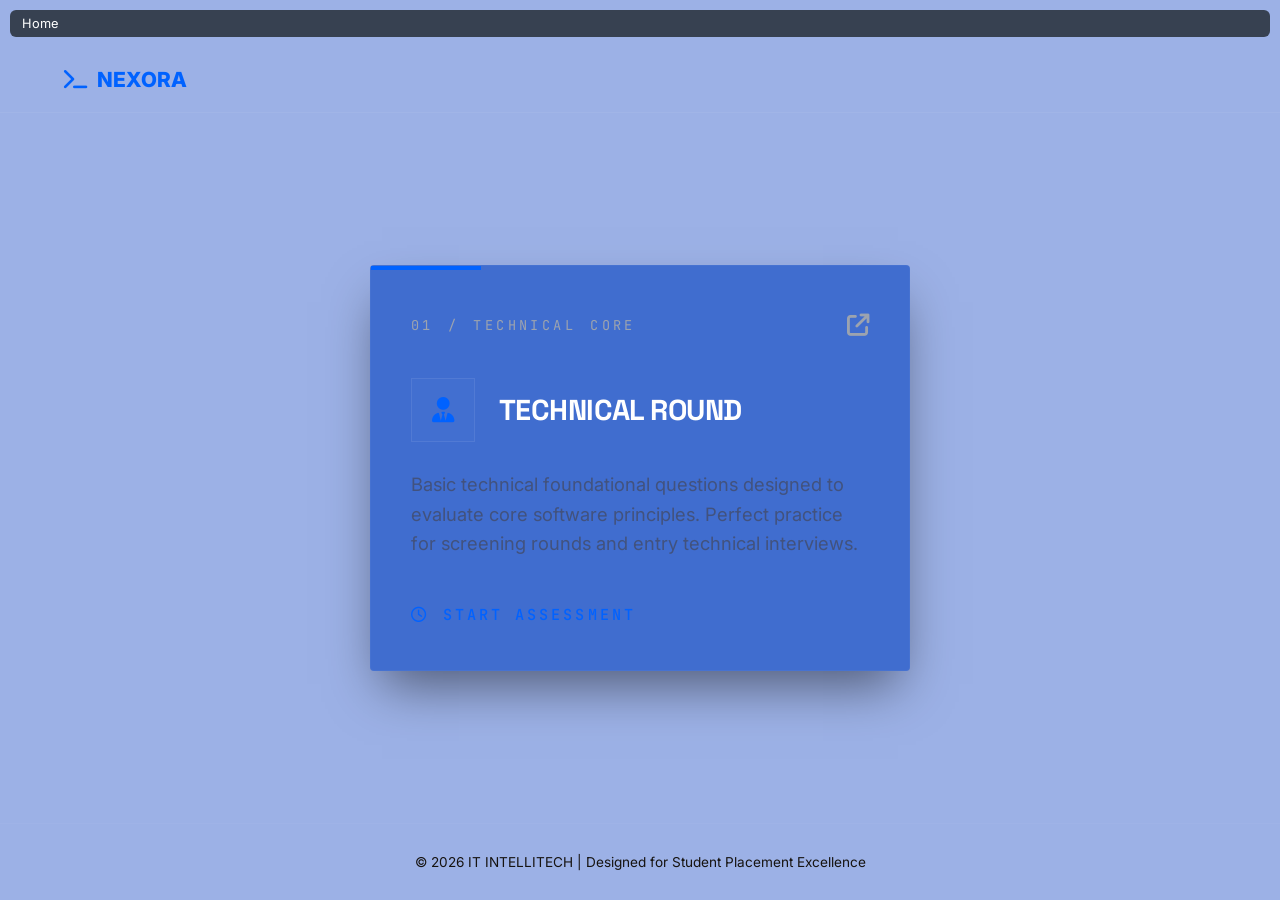
<file: tech.html>
<!DOCTYPE html>
<html lang="en">
<head>
    <meta charset="UTF-8">
    <meta name="viewport" content="width=device-width, initial-scale=1.0">
    <title>Technical Skills - Core Interview Assessment</title>
    <link rel="stylesheet" href="https://cdnjs.cloudflare.com/ajax/libs/font-awesome/6.4.0/css/all.min.css">
    <link rel="preconnect" href="https://fonts.googleapis.com">
    <link rel="preconnect" href="https://fonts.gstatic.com" crossorigin>
    <link href="https://fonts.googleapis.com/css2?family=Inter:wght@300;400;600;700;800&family=Space+Grotesk:wght@500;700&family=JetBrains+Mono:wght@400;500&display=swap" rel="stylesheet">
    <a href="IT home.html" class="home-btn">
        Home
    </a>

    <style>
        :root {
            --primary: #0062ff;
            --primary-dark: #e08727;;
            --bg-dark: #9cb1e6;
            --card-bg: #406dcf;
            --text-muted: #6b7280;
            --text-light: #9ca3af;
            --text-muted: #161310;;
            --text-light: #9ca3af;
        }
/* Container for top navigation in the app deck */
.top-nav {
    display: flex;
    justify-content: space-between;
    align-items: center;
    padding: 20px 24px;
    background: #0c101a;
    border-bottom: 1px solid #1f2937;
    margin-bottom: 20px;
}

/* Back button style */
.nav-home {
    cursor: pointer;
    color: #9ca3af;
    font-size: 14px;
    font-weight: 500;
}

.nav-home:hover {
    color: #ffffff;
}

/* Home button style (for the landing page) */
.home-btn {
    display: inline-block;
    text-decoration: none;
    background: #374151;
    color: white;
    padding: 6px 12px;
    border-radius: 6px;
    font-size: 0.8rem;
    margin: 10px;
}

        * {
            margin: 0;
            padding: 0;
            box-sizing: border-box;
            font-family: 'Inter', sans-serif;
        }

        body {
            background-color: var(--bg-dark);
            color: #ffffff;
            min-height: 100vh;
            display: flex;
            flex-direction: column;
            justify-content: space-between;
        }

        header {
            padding: 20px 5%;
            display: flex;
            justify-content: space-between;
            align-items: center;
            border-bottom: 1px solid rgba(255, 255, 255, 0.05);
        }

        .logo {
            font-weight: 800;
            font-size: 1.3rem;
            color: var(--primary);
            display: flex;
            align-items: center;
            gap: 10px;
        }

        .main-container {
            flex-grow: 1;
            display: flex;
            justify-content: center;
            align-items: center;
            padding: 40px 20px;
        }

        .premium-card {
            background-color: var(--card-bg);
            width: 100%;
            max-width: 540px;
            border-radius: 4px;
            padding: 45px 40px;
            position: relative;
            box-shadow: 0 25px 50px -12px rgba(0, 0, 0, 0.5);
            border: 1px solid rgba(255, 255, 255, 0.03);
        }

        .premium-card::before {
            content: '';
            position: absolute;
            top: 0;
            left: 0;
            width: 110px;
            height: 4px;
            background-color: var(--primary);
        }

        .card-header-row {
            display: flex;
            justify-content: space-between;
            align-items: center;
            margin-bottom: 40px;
        }

        .quiz-meta {
            font-family: 'JetBrains Mono', monospace;
            font-size: 0.85rem;
            letter-spacing: 0.25em;
            color: var(--text-light);
            word-spacing: 0.2em;
        }

        .diagonal-arrow {
            color: var(--text-light);
            font-size: 1.4rem;
            text-decoration: none;
            transition: transform 0.2s ease;
        }

        .premium-card:hover .diagonal-arrow {
            transform: translate(3px, -3px);
            color: #ffffff;
        }

        .card-body-title {
            display: flex;
            align-items: center;
            gap: 24px;
            margin-bottom: 28px;
        }

        .icon-box-wrapper {
            border: 1px solid rgba(255, 255, 255, 0.08);
            width: 64px;
            height: 64px;
            display: flex;
            align-items: center;
            justify-content: center;
            background: rgba(255, 255, 255, 0.01);
        }

        .icon-terminal {
            color: var(--primary);
            font-size: 1.6rem;
        }

        .card-main-heading {
            font-family: 'Space Grotesk', sans-serif;
            font-size: 1.8rem;
            font-weight: 700;
            letter-spacing: -0.02em;
            color: #ffffff;
        }

        .card-description-text {
            color: #434a63;
            font-size: 1.15rem;
            line-height: 1.6;
            font-weight: 400;
            opacity: 0.75;
            margin-bottom: 45px;
        }

        .start-quiz-trigger-btn {
            background: none;
            border: none;
            display: inline-flex;
            align-items: center;
            gap: 14px;
            font-family: 'JetBrains Mono', monospace;
            color: var(--primary);
            font-size: 0.95rem;
            letter-spacing: 0.2em;
            font-weight: 500;
            cursor: pointer;
            text-transform: uppercase;
            padding: 0;
            transition: color 0.2s ease;
        }

        .start-quiz-trigger-btn:hover {
            color: #3b82f6;
        }

        .quiz-box-wrapper {
            background-color: #05070c;
            padding: 40px;
            border-radius: 6px;
            width: 100%;
            max-width: 540px;
            text-align: left;
            border: 1px solid rgba(0, 98, 255, 0.15);
            box-shadow: 0 20px 40px rgba(0, 0, 0, 0.4);
            position: relative;
            overflow: hidden;
        }

        .quiz-box-wrapper h2 {
            font-family: 'Space Grotesk', sans-serif;
            font-size: 24px;
            color: #ffffff;
            margin-bottom: 8px;
            font-weight: 700;
        }

        .quiz-box-wrapper label { display: block; margin-top: 20px; font-size: 13px; color: var(--text-light); text-align: left; font-family: 'JetBrains Mono', monospace; text-transform: uppercase; letter-spacing: 0.05em; }
        
        .quiz-box-wrapper select, .quiz-box-wrapper button {
            width: 100%;
            padding: 14px;
            margin: 10px 0;
            background-color: #111827;
            color: white;
            border: 1px solid rgba(255, 255, 255, 0.1);
            border-radius: 4px;
            font-size: 15px;
            cursor: pointer;
        }

        .quiz-box-wrapper button {
            background-color: var(--primary);
            font-weight: 600;
            border: none;
            margin-top: 25px;
            font-family: 'Space Grotesk', sans-serif;
            letter-spacing: 0.02em;
            transition: background 0.2s ease;
        }
        .quiz-box-wrapper button:hover { background-color: var(--primary-dark); }

        .hidden { display: none !important; }
        .options-container { display: flex; flex-direction: column; gap: 12px; margin-top: 25px; }
        
        .option-btn {
            background-color: #111827 !important;
            text-align: left !important;
            border: 1px solid rgba(255, 255, 255, 0.08) !important;
            line-height: 1.5;
            padding: 14px 18px !important;
            border-radius: 6px !important;
            color: #d1d5db !important;
        }

        .option-btn:hover { border-color: var(--primary) !important; background-color: #1f2937 !important; color: #ffffff !important; }
        #timer { font-size: 18px; color: var(--danger); font-family: 'JetBrains Mono', monospace; }
        .score-tracker { font-size: 14px; color: var(--primary); font-weight: bold; }
        #question-text { font-size: 1.05rem; margin-top: 15px; line-height: 1.6; text-align: left; color: #f3f4f6; font-family: 'Inter', sans-serif; }
        
        .results-container {
            display: flex;
            flex-direction: column;
            gap: 20px;
            margin-top: 25px;
        }
        .metric-row {
            display: flex;
            align-items: baseline;
            gap: 15px;
        }
        #final-marks { 
            color: #ffffff; 
            font-size: 44px; 
            font-family: 'Space Grotesk', sans-serif;
            font-weight: 700;
        }
        #final-percentage { 
            color: var(--success); 
            font-size: 24px;
            font-family: 'JetBrains Mono', monospace;
            font-weight: 500;
        }
        .insight-box {
            background: rgba(255, 255, 255, 0.02);
            border-left: 3px solid var(--primary);
            padding: 20px;
            border-radius: 0 4px 4px 0;
            margin: 10px 0;
        }
        #performance-feedback { 
            color: #cbd5e1; 
            font-size: 14px; 
            line-height: 1.6; 
        }

        .feedback-panel {
            position: absolute;
            top: 0;
            left: 0;
            width: 100%;
            height: 100%;
            background-color: #070b12;
            padding: 40px;
            display: flex;
            flex-direction: column;
            justify-content: center;
            align-items: flex-start;
            text-align: left;
            z-index: 10;
            transform: translateY(100%);
            transition: transform 0.3s cubic-bezier(0.16, 1, 0.3, 1);
        }
        .feedback-panel.active { transform: translateY(0); }
        
        .feedback-headline-meta {
            font-size: 12px;
            color: var(--text-light);
            text-transform: uppercase;
            letter-spacing: 0.15em;
            margin-bottom: 4px;
            font-family: 'JetBrains Mono', monospace;
        }
        
        .feedback-status { 
            font-family: 'Space Grotesk', sans-serif; 
            font-size: 26px; 
            font-weight: 700; 
            margin-bottom: 20px; 
            display: flex; 
            align-items: center; 
            gap: 12px; 
        }
        
        .feedback-explain { 
            color: #cbd5e1; 
            font-size: 14px; 
            line-height: 1.6; 
            margin-bottom: 25px; 
            background: rgba(255,255,255,0.02); 
            padding: 15px; 
            border-left: 3px solid var(--primary); 
            width: 100%;
        }

        footer { text-align: center; padding: 30px 20px; color: var(--text-muted); font-size: 0.85rem; border-top: 1px solid rgba(255, 255, 255, 0.03); }
    </style>
</head>
<body>

    <header> 
        <div class="logo"><i class="fa-solid fa-terminal"></i> NEXORA </div>
    </header>

    <div class="main-container">
        <div class="premium-card" id="landing-card">
            <div class="card-header-row">
                <div class="quiz-meta">01 / TECHNICAL CORE</div>
                <a href="javascript:void(0)" class="diagonal-arrow" onclick="revealConfigOptions()"><i class="fa-solid fa-arrow-up-right-from-square"></i></a>
            </div>
            
            <div class="card-body-title">
                <div class="icon-box-wrapper">
                    <i class="fa-solid fa-user-tie icon-terminal"></i>
                </div>
                <h1 class="card-main-heading">TECHNICAL ROUND</h1>
            </div>

            <p class="card-description-text">
                Basic technical foundational questions designed to evaluate core software principles. Perfect practice for screening rounds and entry technical interviews.
            </p>

            <button class="start-quiz-trigger-btn" onclick="revealConfigOptions()">
                <i class="fa-regular fa-clock"></i> Start Assessment
            </button>
        </div>

        <div class="quiz-box-wrapper hidden" id="quiz-config-panel">
            
            <div class="feedback-panel" id="feedback-panel">
                <div class="feedback-headline-meta">Evaluation Results</div>
                <div class="feedback-status" id="fb-status">Your Answer</div>
                <div style="font-size: 13px; color: var(--text-light); margin-bottom: 5px; font-weight: 600; text-transform: uppercase; letter-spacing: 0.05em;">Interview Insight:</div>
                <div class="feedback-explain" id="fb-explain"></div>
                <button onclick="dismissFeedback()" style="margin-top: 0;">Next Question ➔</button>
            </div>

            <div id="page1">
                <h2>Interview Setup</h2>
                <div style="color: var(--text-light); font-size: 14px; margin-bottom: 10px;">Configure your practice scenario matrix metrics.</div>
                <label for="qCount">Select Question Payload Matrix:</label>
                <select id="qCount">
                    <option value="10">10 Questions</option>
                    <option value="20">20 Questions</option>
                    <option value="30">30 Questions</option>
                    <option value="40">40 Questions</option>
                </select>
                
                <label for="timerVal">Question Time Limit:</label>
                <select id="timerVal">
                    <option value="30">30 Seconds</option>
                    <option value="45">45 Seconds</option>
                    <option value="60">60 Seconds</option>
                </select>
                <button onclick="startQuiz()">Begin Technical Screen</button>
            </div>

            <div id="page2" class="hidden">
                <div style="display: flex; justify-content: space-between; align-items: center; margin-bottom: 10px;">
                    <span id="progress" style="color: var(--text-light); font-size: 13px; font-family: 'JetBrains Mono', monospace;">QUESTION 01/10</span>
                    <span id="live-score" class="score-tracker">Score: 0</span>
                    <span id="timer">30s</span>
                </div>
                <hr style="border: 0; height: 1px; background: rgba(255,255,255,0.08); margin-bottom: 15px;">
                <h3 id="question-text">Assembling question deck elements...</h3>
                <div class="options-container" id="options"></div>
            </div>

            <div id="page3" class="hidden">
                <h2>Interview Complete</h2>
                <div style="color: var(--text-light); font-size: 14px; margin-bottom: 5px;">Performance scorecard compiled.</div>
                <hr style="border: 0; height: 1px; background: rgba(255,255,255,0.08); margin: 15px 0;">
                
                <div class="results-container">
                    <div class="metric-row">
                        <div id="final-marks">0 / 0</div>
                        <div id="final-percentage">Yield: 0%</div>
                    </div>
                    
                    <div style="font-size: 12px; color: var(--text-light); font-family: 'JetBrains Mono', monospace; text-transform: uppercase; letter-spacing: 0.05em; margin-top: 5px;">Recruiter Summary:</div>
                    <div class="insight-box">
                        <p id="performance-feedback"></p>
                    </div>
                </div>

                <button onclick="retryQuiz()" style="background-color: transparent; border: 1px solid rgba(255,255,255,0.15); color: white; margin-top: 20px;">Try New Deck 🔄</button>
            </div>
        </div>
    </div>

    <footer>
        <p>&copy; 2026 IT INTELLITECH | Designed for Student Placement Excellence </p>
    </footer>

    <script>
        // BASIC TECHNICAL INTERVIEW QUESTION DATASET
        const datasets = [
            {
                id: "b1",
                text: "Which HTTP method is predominantly used to request data from a specified web server resource without making any modifications?",
                fix: "GET",
                reason: "The GET method is designed solely to retrieve information. It is idempotent, meaning multiple identical requests should produce the exact same outcome without side-effects.",
                bads: ["POST", "PUT", "DELETE"]
            },
            {
                id: "b2",
                text: "In a relational database system (RDBMS), what primary purpose does a Database Index serve?",
                fix: "To drastically speed up data retrieval operations on tables",
                reason: "Indexes create localized search structures (like B-Trees) allowing the database engine to find specific rows without executing slow, full-table data scans.",
                bads: ["To encrypt sensitive database column fields", "To automatically eliminate duplicate records on insert", "To create a secure backup mirror of tables instantly"]
            },
            {
                id: "b3",
                text: "What does an HTTP 404 Status Code explicitly mean when received by a browser?",
                fix: "The requested resource could not be found on the server",
                reason: "A 404 error is a client-side status code indicating that the network connection to the server succeeded, but the exact path requested does not map to any asset.",
                bads: ["The server encountered an unhandled code crash", "Access is unauthorized due to bad credentials", "The connection timed out before loading"]
            },
            {
                id: "b4",
                text: "What is the primary architectural difference between an Array and a Linked List data structure?",
                fix: "Arrays use contiguous blocks of memory; Linked Lists use memory nodes scattered dynamically with pointers",
                reason: "Arrays have fixed, continuous memory allowing fast random access ($O(1)$ via index), while Linked Lists must be traversed element by element ($O(n)$) via node links.",
                bads: ["Arrays can only store numerical integers; Linked Lists store textual strings", "Linked lists are always restricted to a fixed size threshold during creation", "Arrays automatically sort elements while Linked Lists leave data elements unsorted"]
            },
            {
                id: "b5",
                text: "In version control systems like Git, what action does the command 'git clone' perform?",
                fix: "It creates a complete, functional local copy of a target remote repository",
                reason: "'git clone' downloads the full history, branches, and tracked files of an existing remote host repository onto a local development environment.",
                bads: ["It merges two active local code branches together", "It pushes temporary code edits straight to the production server environment", "It deletes all untracked development source code files safely"]
            },
            {
                id: "b6",
                text: "Which of the following descriptions accurately describes the fundamental concept of Object-Oriented Programming (OOP) Polymorphism?",
                fix: "The ability for diverse classes to be processed through a unified shared interface",
                reason: "Polymorphism literally translates to 'many forms'. It allows a single method definition to execute entirely different actions based on the specific subclass object invoking it.",
                bads: ["The process of restricting external structural modifications on variables", "The strategy of breaking large applications into multiple separate files", "The practice of creating global variable systems accessible everywhere"]
            },
            {
                id: "b7",
                text: "What fundamental structural behavior defines a Stack data structure?",
                fix: "Last-In, First-Out (LIFO)",
                reason: "A stack processes elements linearly where the last piece of data pushed in is the very first asset to be extracted (think of a stack of dinner plates).",
                bads: ["First-In, First-Out (FIFO)", "Random-In, Sorted-Out (RISO)", "Highest-Value, First-Out (HVFO)"]
            },
            {
                id: "b8",
                text: "What is the primary difference between synchronous and asynchronous code execution paths?",
                fix: "Synchronous code runs sequentially line by line blocking progress; Asynchronous code executes tasks concurrently without stopping lines",
                reason: "Synchronous loops require the current execution process to complete fully before initializing subsequent steps, whereas asynchronous operations hand off tasks to background threads.",
                bads: ["Synchronous code can only be compiled on cloud instances", "Asynchronous logic requires explicit dual-core processing components to execute lines", "Synchronous environments do not support standard variables blocks"]
            },
            {
                id: "b9",
                text: "What type of structural system error occurs when a recursive function fails to establish a proper base case constraint?",
                fix: "Stack Overflow Error",
                reason: "Each infinite recursive loop pushes call details into the application runtime stack memory panel. Without a base stopping case, memory fills entirely until it crashes.",
                bads: ["Null Pointer Exception", "Syntax Execution Warning", "Out of Bounds Index Array"]
            },
            {
                id: "b10",
                text: "In standard database languages, what specific task does the SQL 'GROUP BY' statement execute?",
                fix: "It organizes rows sharing matching column metrics into single summary records",
                reason: "'GROUP BY' clusters identical row elements together, frequently paired alongside math aggregators like COUNT(), SUM(), or AVG() to yield data insights.",
                bads: ["It sorts output values in alphabetical descending sequence", "It combines separate data columns from multiple tables matching target keys", "It permanently removes duplicate rows out of the primary table structure"]
            }
        ];

        let permanentlyUsedIds = [];
        let totalQuestionsSelected = 0;
        let currentIdx = 0;
        let score = 0;
        let currentQuestionObject = null;
        let timerInterval;
        let timeLeft = 0;
        let runtimePool = [];

        function revealConfigOptions() {
            document.getElementById('landing-card').classList.add('hidden');
            document.getElementById('quiz-config-panel').classList.remove('hidden');
        }

        function startQuiz() {
            totalQuestionsSelected = parseInt(document.getElementById('qCount').value);
            timeLeft = parseInt(document.getElementById('timerVal').value);
            document.getElementById('page1').classList.add('hidden');
            document.getElementById('page2').classList.remove('hidden');

            currentIdx = 0;
            score = 0;
            runtimePool = [];

            // Loop and auto-fill the requested payload sizes cleanly
            while(runtimePool.length < totalQuestionsSelected) {
                let filteredItems = datasets.filter(item => !permanentlyUsedIds.includes(item.id));
                if (filteredItems.length === 0) {
                    permanentlyUsedIds = [];
                    filteredItems = [...datasets];
                }
                filteredItems.sort(() => Math.random() - 0.5);
                for(let item of filteredItems) {
                    if(runtimePool.length < totalQuestionsSelected) {
                        runtimePool.push(item);
                        permanentlyUsedIds.push(item.id);
                    }
                }
            }

            runtimePool.sort(() => Math.random() - 0.5);
            generateAndShowQuestion();
        }

        function generateAndShowQuestion() {
            if (currentIdx >= totalQuestionsSelected) {
                finishQuiz();
                return;
            }

            const scenario = runtimePool.pop();

            document.getElementById('live-score').innerText = `Score: ${score}`;
            document.getElementById('progress').innerText = `QUESTION ${currentIdx + 1}/${totalQuestionsSelected}`;

            const questionText = scenario.text;
            const rightAns = scenario.fix;
            
            let choices = [rightAns, ...scenario.bads];
            choices.sort(() => Math.random() - 0.5);

            currentQuestionObject = {
                question: questionText,
                options: choices,
                answer: rightAns,
                reason: scenario.reason
            };

            document.getElementById('question-text').innerText = questionText;
            const optionsDiv = document.getElementById('options');
            optionsDiv.innerHTML = '';
            
            choices.forEach(opt => {
                const btn = document.createElement('button');
                btn.className = 'option-btn';
                btn.innerText = opt;
                btn.onclick = () => handleAnswer(opt === rightAns, false);
                optionsDiv.appendChild(btn);
            });

            resetTimer();
        }

        function resetTimer() {
            clearInterval(timerInterval);
            let time = timeLeft;
            document.getElementById('timer').innerText = time + "s";

            timerInterval = setInterval(() => {
                time--;
                document.getElementById('timer').innerText = time + "s";
                if(time <= 0) {
                    clearInterval(timerInterval);
                    handleAnswer(false, true);
                }
            }, 1000);
        }

        function handleAnswer(isCorrect, isTimeout = false) {
            clearInterval(timerInterval);
            
            const fbPanel = document.getElementById('feedback-panel');
            const fbStatus = document.getElementById('fb-status');
            const fbExplain = document.getElementById('fb-explain');

            if (isTimeout) {
                fbStatus.innerHTML = `<i class="fa-solid fa-hourglass-end"></i> Your Answer: Timeout`;
                fbStatus.style.color = "var(--danger)";
                fbExplain.innerText = `Correct Answer: ${currentQuestionObject.answer}\n\nConcept Summary: ${currentQuestionObject.reason}`;
            } else if (isCorrect) {
                score++;
                fbStatus.innerHTML = `<i class="fa-solid fa-circle-check"></i> Your Answer is Correct`;
                fbStatus.style.color = "var(--success)";
                fbExplain.innerText = `Spot on!\n\nConcept Summary: ${currentQuestionObject.reason}`;
            } else {
                fbStatus.innerHTML = `<i class="fa-solid fa-triangle-exclamation"></i> Your Answer is Incorrect`;
                fbStatus.style.color = "var(--danger)";
                fbExplain.innerText = `Correct Answer: ${currentQuestionObject.answer}\n\nConcept Summary: ${currentQuestionObject.reason}`;
            }

            fbPanel.classList.add('active');
        }

        function dismissFeedback() {
            document.getElementById('feedback-panel').classList.remove('active');
            currentIdx++;
            generateAndShowQuestion();
        }

        function finishQuiz() {
            clearInterval(timerInterval);
            document.getElementById('page2').classList.add('hidden');
            document.getElementById('page3').classList.remove('hidden');
            document.getElementById('final-marks').innerText = `${score} / ${totalQuestionsSelected}`;
            
            const percentage = Math.round((score / totalQuestionsSelected) * 100);
            document.getElementById('final-percentage').innerText = `Yield: ${percentage}%`;

            let feedback = "";
            if (percentage >= 80) {
                feedback = "Excellent base technical literacy. You demonstrated clear mastery over fundamental interview concepts and core engineering patterns. Highly recommend for following technical rounds! 🚀";
                document.getElementById('final-percentage').style.color = "var(--success)";
            } else if (percentage >= 50) {
                feedback = "Good baseline performance. Most core questions answered correctly, but brushing up slightly on network fundamentals and basic data access structures could solidify performance metrics. 👍";
                document.getElementById('final-percentage').style.color = "var(--primary)";
            } else {
                feedback = "Additional foundation required. Review primitive data structures (like Stacks, Lists), basic SQL interactions, and standard HTTP communications to perform better on screenings. 📖";
                document.getElementById('final-percentage').style.color = "var(--danger)";
            }
            
            document.getElementById('performance-feedback').innerText = feedback;
        }

        function retryQuiz() {
            document.getElementById('page3').classList.add('hidden');
            document.getElementById('page1').classList.remove('hidden');
        }
    </script>
</body>
</html>
</file>
